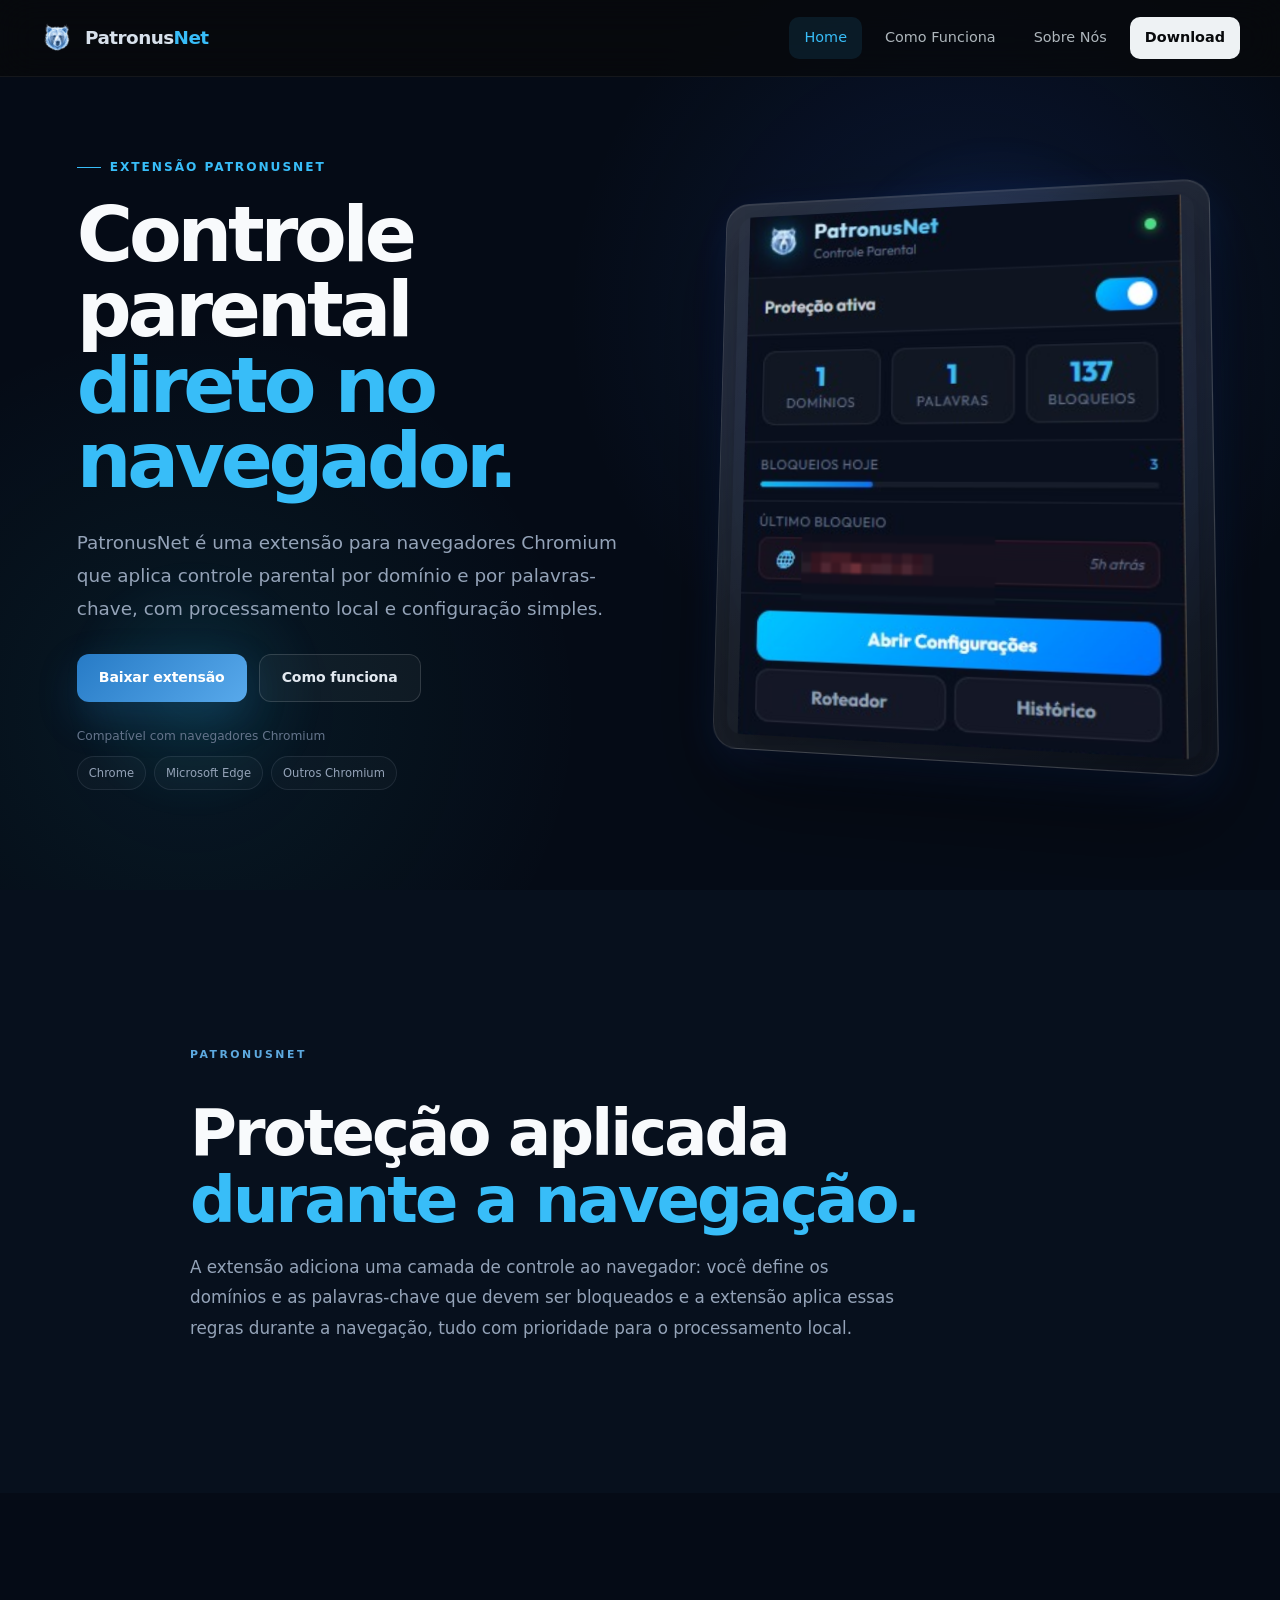
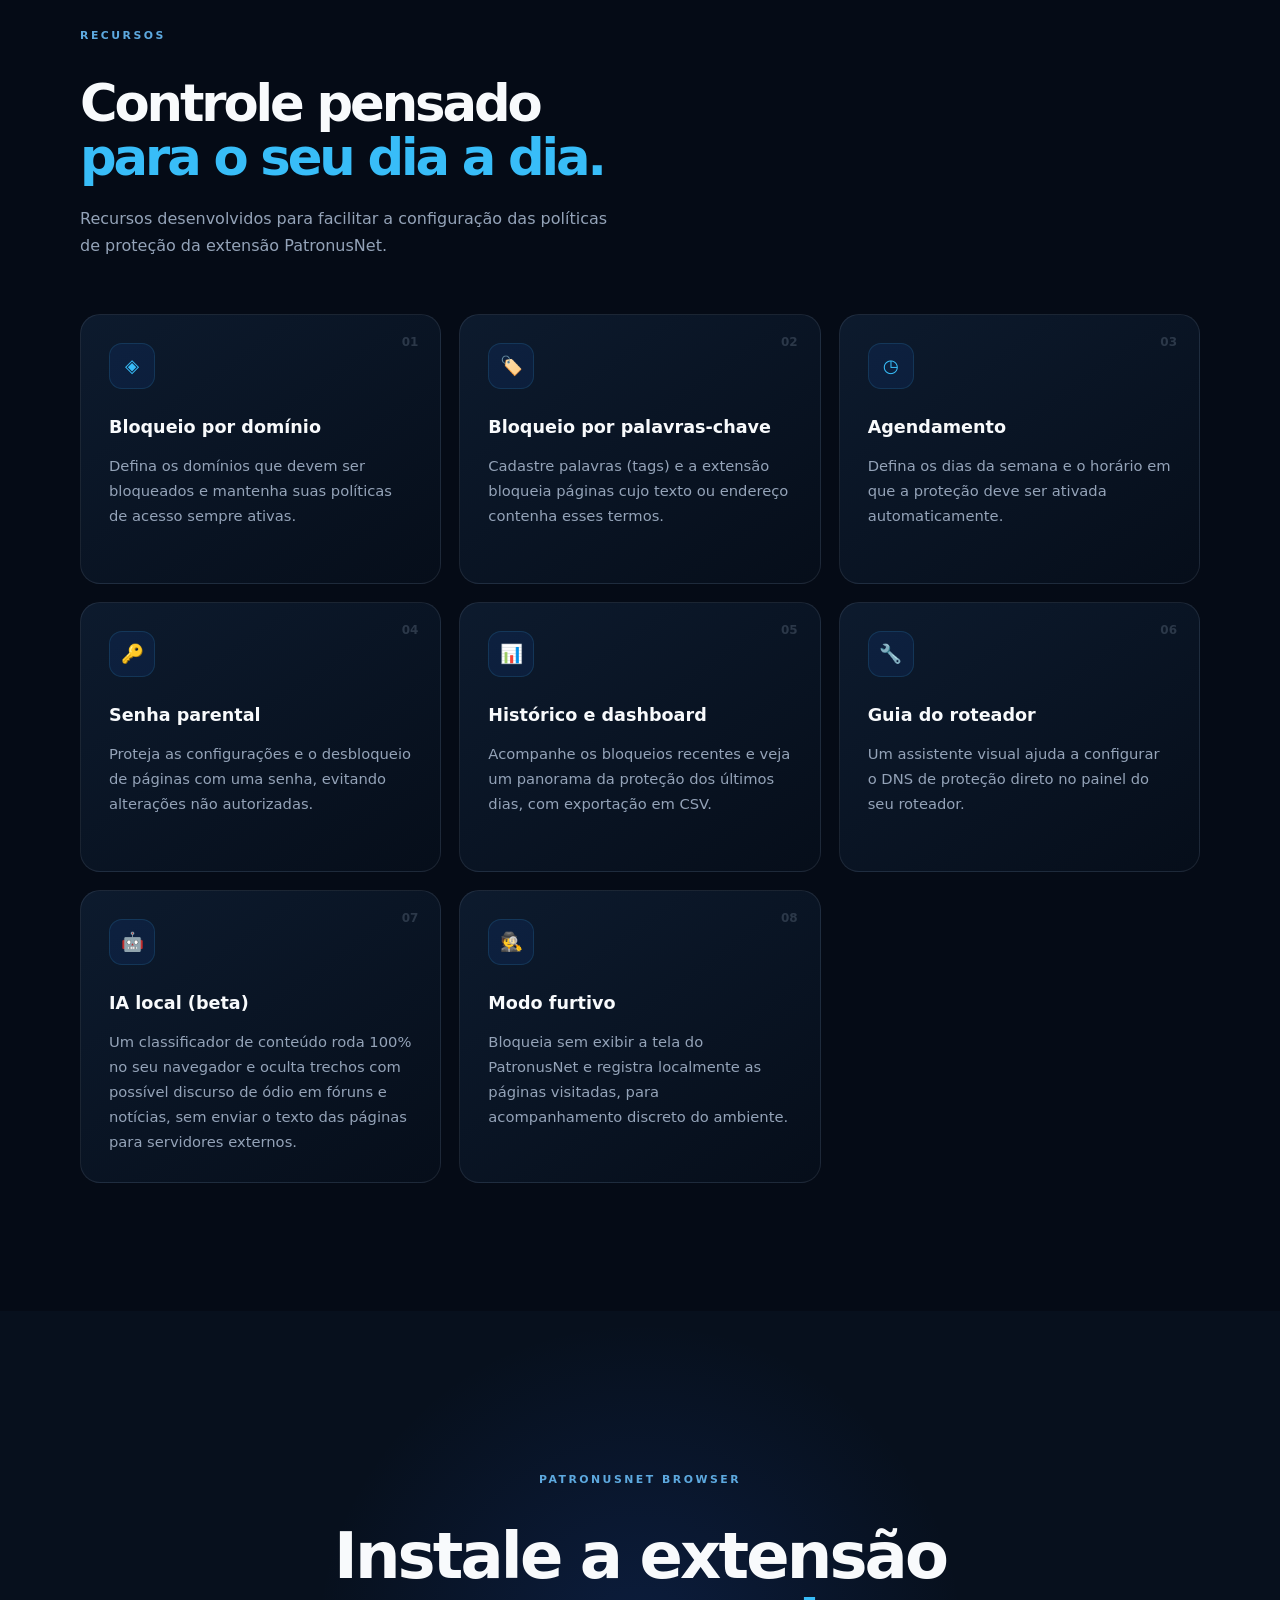
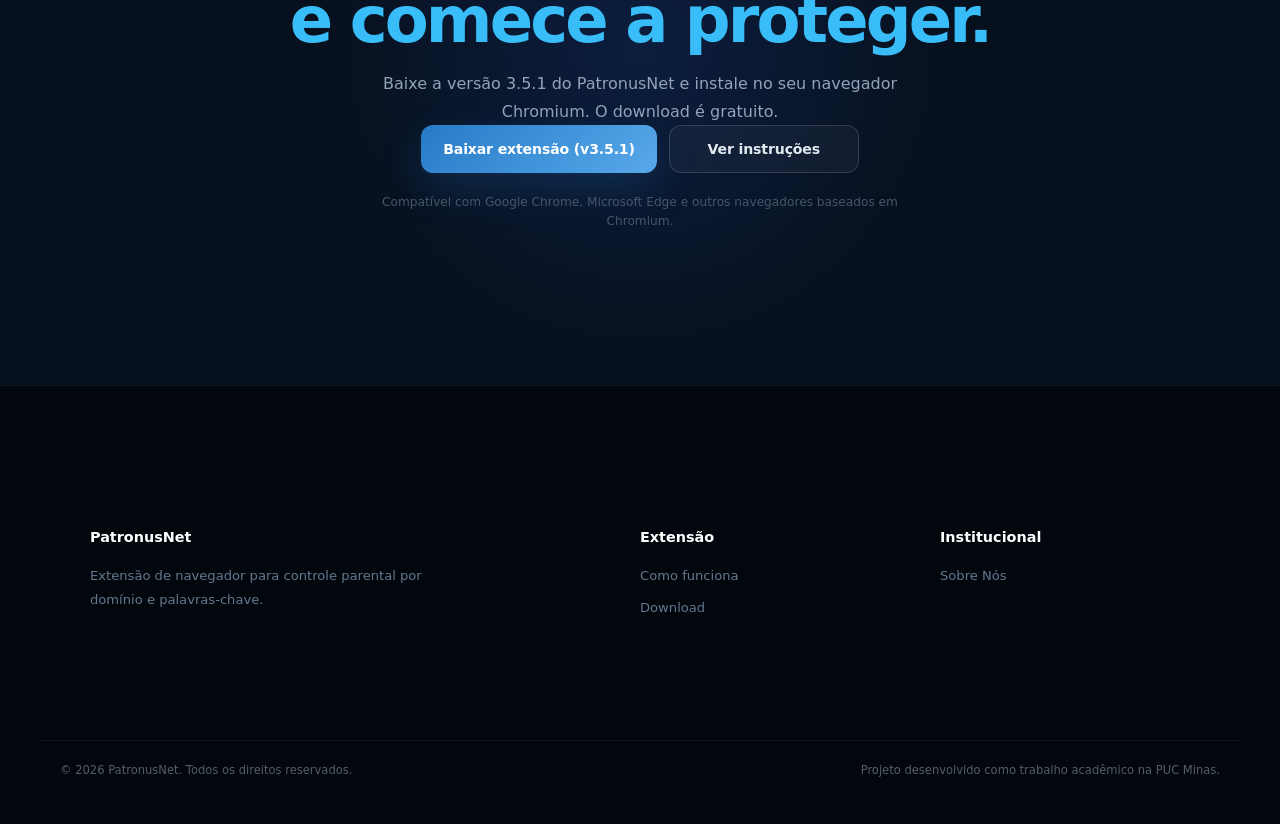
<file: index.html>
<!DOCTYPE html>
<html lang="pt-BR">

<head>
    <meta charset="UTF-8">
    <meta name="viewport" content="width=device-width, initial-scale=1.0">

    <meta
        name="description"
        content="PatronusNet: extensão de navegador Chromium para controle parental por domínio e palavras-chave, com processamento local."
    >

    <meta
        name="keywords"
        content="PatronusNet, extensão, controle parental, Chrome, Edge, Chromium, bloqueio de sites, proteção digital"
    >

    <meta name="author" content="PatronusNet">

    <meta property="og:title" content="PatronusNet | Extensão de Proteção Digital">
    <meta property="og:description" content="Controle parental por domínio e palavras-chave, direto no seu navegador.">
    <meta property="og:type" content="website">

    <title>PatronusNet | Extensão de Proteção Digital</title>

    <link rel="shortcut icon" href="assets/img/favi-icon.png" type="image/png">

    <link rel="stylesheet" href="assets/css/style.css">
    <link rel="stylesheet" href="assets/css/index.css">
    <link rel="stylesheet" href="assets/css/navegador.css">
</head>

<body>

    <!-- =====================================================
         HEADER
    ====================================================== -->

    <header class="site-header">
        <nav class="nav-container" aria-label="Navegação principal">

            <a href="index.html" class="logo-txt" aria-label="PatronusNet - Página inicial">
                <img src="assets/img/favi-icon.png" alt="" class="logo-icon">
                <span>Patronus<span>Net</span></span>
            </a>

            <button
                class="nav-toggle"
                type="button"
                aria-label="Abrir menu"
                aria-expanded="false"
                aria-controls="main-navigation"
            >
                <span></span>
                <span></span>
                <span></span>
            </button>

            <ul class="nav-links" id="main-navigation">
                <li><a href="index.html" class="active" aria-current="page">Home</a></li>
                <li><a href="como-funciona.html">Como Funciona</a></li>
                <li><a href="sobre-nos.html">Sobre Nós</a></li>
                <li><a href="navegador.html#download" class="nav-cta">Download</a></li>
            </ul>

        </nav>
    </header>

    <main>

        <!-- =====================================================
             HERO
        ====================================================== -->

        <section class="browser-hero">

            <div class="browser-hero-orb orb-blue"></div>
            <div class="browser-hero-orb orb-cyan"></div>

            <div class="browser-hero-content">

                <span class="hero-kicker">EXTENSÃO PATRONUSNET</span>

                <h1>
                    Controle parental
                    <span>direto no navegador.</span>
                </h1>

                <p>
                    PatronusNet é uma extensão para navegadores Chromium
                    que aplica controle parental por domínio e por palavras-chave,
                    com processamento local e configuração simples.
                </p>

                <div class="hero-actions">
                    <a href="navegador.html#download" class="btn btn-primary">
                        Baixar extensão
                    </a>

                    <a href="como-funciona.html" class="btn btn-secondary">
                        Como funciona
                    </a>
                </div>

                <div class="browser-compatible">
                    <span>Compatível com navegadores Chromium</span>

                    <div class="browser-badges">
                        <span>Chrome</span>
                        <span>Microsoft Edge</span>
                        <span>Outros Chromium</span>
                    </div>
                </div>

            </div>

            <div class="hero-visual">
                <div class="hero-card">
                    <img
                        src="assets/img/browser/popup.png"
                        alt="Interface do popup da extensão PatronusNet"
                        class="hero-browser-popup"
                    >
                </div>
            </div>
        </section>

        <!-- =====================================================
             INTRO
        ====================================================== -->

        <section class="browser-intro">
            <div class="section-inner">
                <span class="section-label">PATRONUSNET</span>

                <h2>
                    Proteção aplicada
                    <span>durante a navegação.</span>
                </h2>

                <p>
                    A extensão adiciona uma camada de controle ao navegador:
                    você define os domínios e as palavras-chave que devem ser
                    bloqueados e a extensão aplica essas regras durante a
                    navegação, tudo com prioridade para o processamento local.
                </p>
            </div>
        </section>

        <!-- =====================================================
             RECURSOS
        ====================================================== -->

        <section class="browser-resources" id="recursos">
            <div class="section-inner">

                <div class="section-heading">
                    <span class="section-label">RECURSOS</span>

                    <h2>
                        Controle pensado
                        <span>para o seu dia a dia.</span>
                    </h2>

                    <p>
                        Recursos desenvolvidos para facilitar a configuração
                        das políticas de proteção da extensão PatronusNet.
                    </p>
                </div>

                <div class="resources-grid">

                    <article class="resource-card">
                        <div class="resource-number">01</div>
                        <div class="resource-icon">◈</div>
                        <h3>Bloqueio por domínio</h3>
                        <p>
                            Defina os domínios que devem ser bloqueados e
                            mantenha suas políticas de acesso sempre ativas.
                        </p>
                    </article>

                    <article class="resource-card">
                        <div class="resource-number">02</div>
                        <div class="resource-icon">🏷️</div>
                        <h3>Bloqueio por palavras-chave</h3>
                        <p>
                            Cadastre palavras (tags) e a extensão bloqueia páginas
                            cujo texto ou endereço contenha esses termos.
                        </p>
                    </article>

                    <article class="resource-card">
                        <div class="resource-number">03</div>
                        <div class="resource-icon">◷</div>
                        <h3>Agendamento</h3>
                        <p>
                            Defina os dias da semana e o horário em que a proteção
                            deve ser ativada automaticamente.
                        </p>
                    </article>

                    <article class="resource-card">
                        <div class="resource-number">04</div>
                        <div class="resource-icon">🔑</div>
                        <h3>Senha parental</h3>
                        <p>
                            Proteja as configurações e o desbloqueio de páginas com
                            uma senha, evitando alterações não autorizadas.
                        </p>
                    </article>

                    <article class="resource-card">
                        <div class="resource-number">05</div>
                        <div class="resource-icon">📊</div>
                        <h3>Histórico e dashboard</h3>
                        <p>
                            Acompanhe os bloqueios recentes e veja um panorama da
                            proteção dos últimos dias, com exportação em CSV.
                        </p>
                    </article>

                    <article class="resource-card">
                        <div class="resource-number">06</div>
                        <div class="resource-icon">🔧</div>
                        <h3>Guia do roteador</h3>
                        <p>
                            Um assistente visual ajuda a configurar o DNS de
                            proteção direto no painel do seu roteador.
                        </p>
                    </article>

                    <article class="resource-card">
                        <div class="resource-number">07</div>
                        <div class="resource-icon">🤖</div>
                        <h3>IA local (beta)</h3>
                        <p>
                            Um classificador de conteúdo roda 100% no seu
                            navegador e oculta trechos com possível discurso de
                            ódio em fóruns e notícias, sem enviar o texto das
                            páginas para servidores externos.
                        </p>
                    </article>

                    <article class="resource-card">
                        <div class="resource-number">08</div>
                        <div class="resource-icon">🕵️</div>
                        <h3>Modo furtivo</h3>
                        <p>
                            Bloqueia sem exibir a tela do PatronusNet e registra
                            localmente as páginas visitadas, para acompanhamento
                            discreto do ambiente.
                        </p>
                    </article>

                </div>
            </div>
        </section>

        <!-- =====================================================
             CTA / DOWNLOAD
        ====================================================== -->

        <section class="purchase-section" id="download">
            <div class="purchase-content">
                <span class="section-label">PATRONUSNET BROWSER</span>

                <h2>
                    Instale a extensão
                    <span>e comece a proteger.</span>
                </h2>

                <p>
                    Baixe a versão 3.5.1 do PatronusNet e instale no seu navegador
                    Chromium. O download é gratuito.
                </p>

                <div class="purchase-buttons">
                    <a href="code/patronusnet-v3.5.1.1.zip" class="btn btn-primary" download>
                        Baixar extensão (v3.5.1)
                    </a>

                    <a href="navegador.html#download" class="btn btn-secondary">
                        Ver instruções
                    </a>
                </div>

                <small class="purchase-note">
                    Compatível com Google Chrome, Microsoft Edge e outros
                    navegadores baseados em Chromium.
                </small>
            </div>
        </section>

    </main>

    <!-- =====================================================
         FOOTER
    ====================================================== -->

    <footer>
        <div class="footer-content">

            <div class="footer-section">
                <h4>PatronusNet</h4>
                <p>
                    Extensão de navegador para controle parental por
                    domínio e palavras-chave.
                </p>
            </div>

            <div class="footer-section">
                <h4>Extensão</h4>
                <ul>
                    <li><a href="como-funciona.html">Como funciona</a></li>
                    <li><a href="navegador.html#download">Download</a></li>
                </ul>
            </div>

            <div class="footer-section">
                <h4>Institucional</h4>
                <ul>
                    <li><a href="sobre-nos.html">Sobre Nós</a></li>
                </ul>
            </div>

        </div>

        <div class="footer-bottom">
            <p>
                &copy;
                <span id="ano"></span>
                PatronusNet.
                Todos os direitos reservados.
            </p>

            <p>
                Projeto desenvolvido como trabalho acadêmico na PUC Minas.
            </p>
        </div>
    </footer>

    <script src="assets/js/script.js"></script>

</body>

</html>
</file>
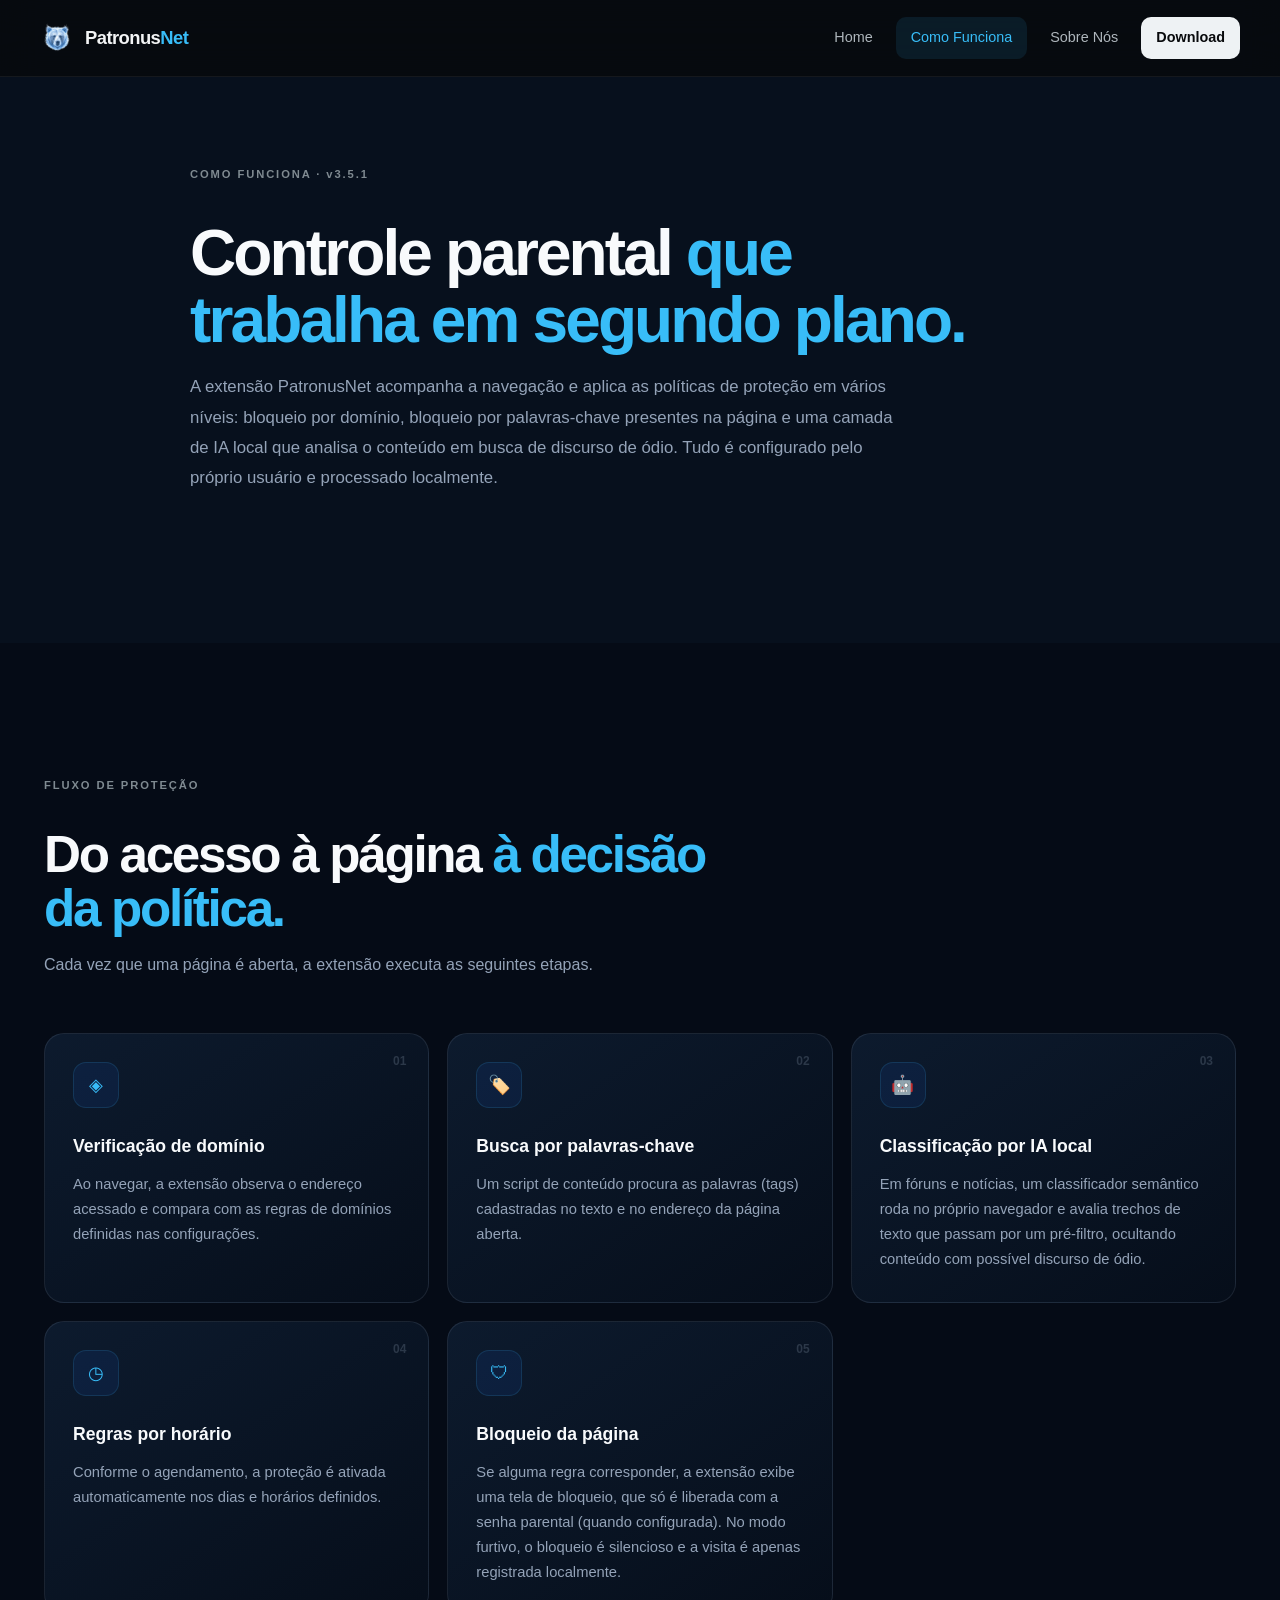
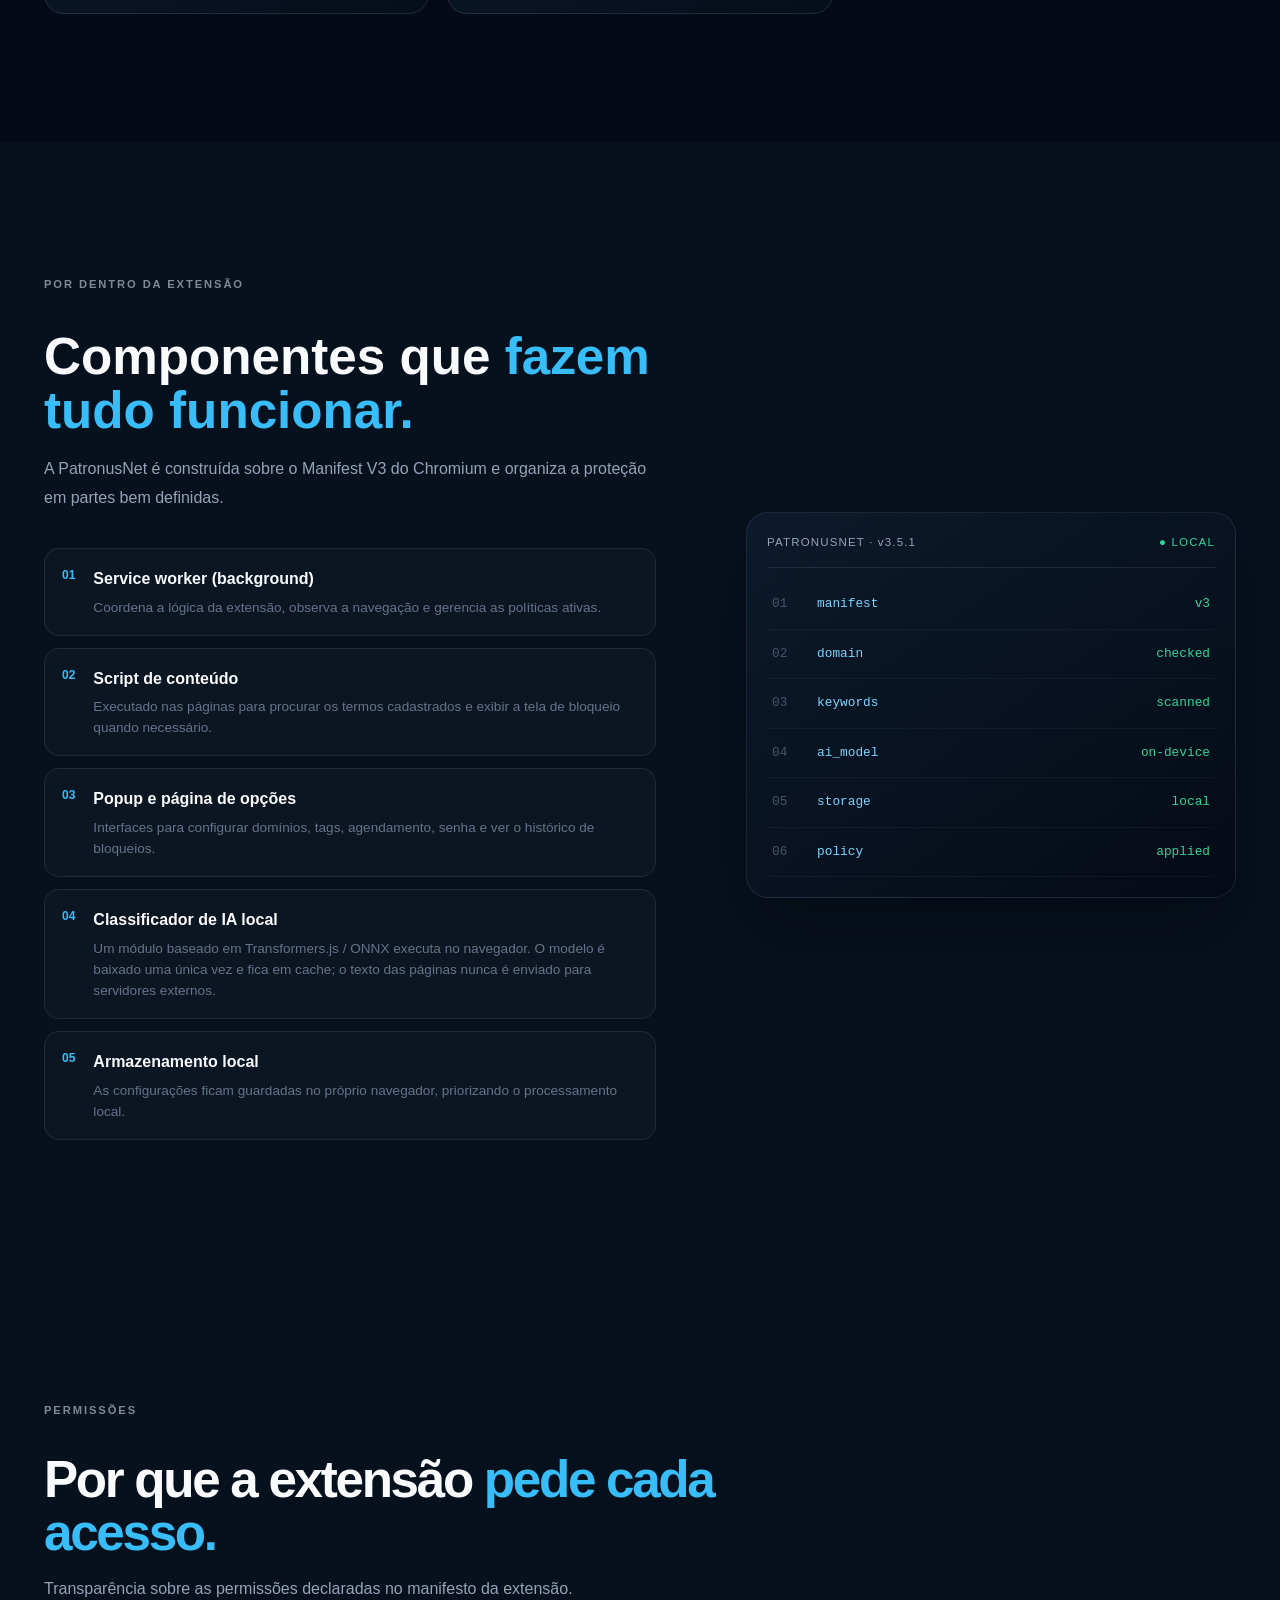
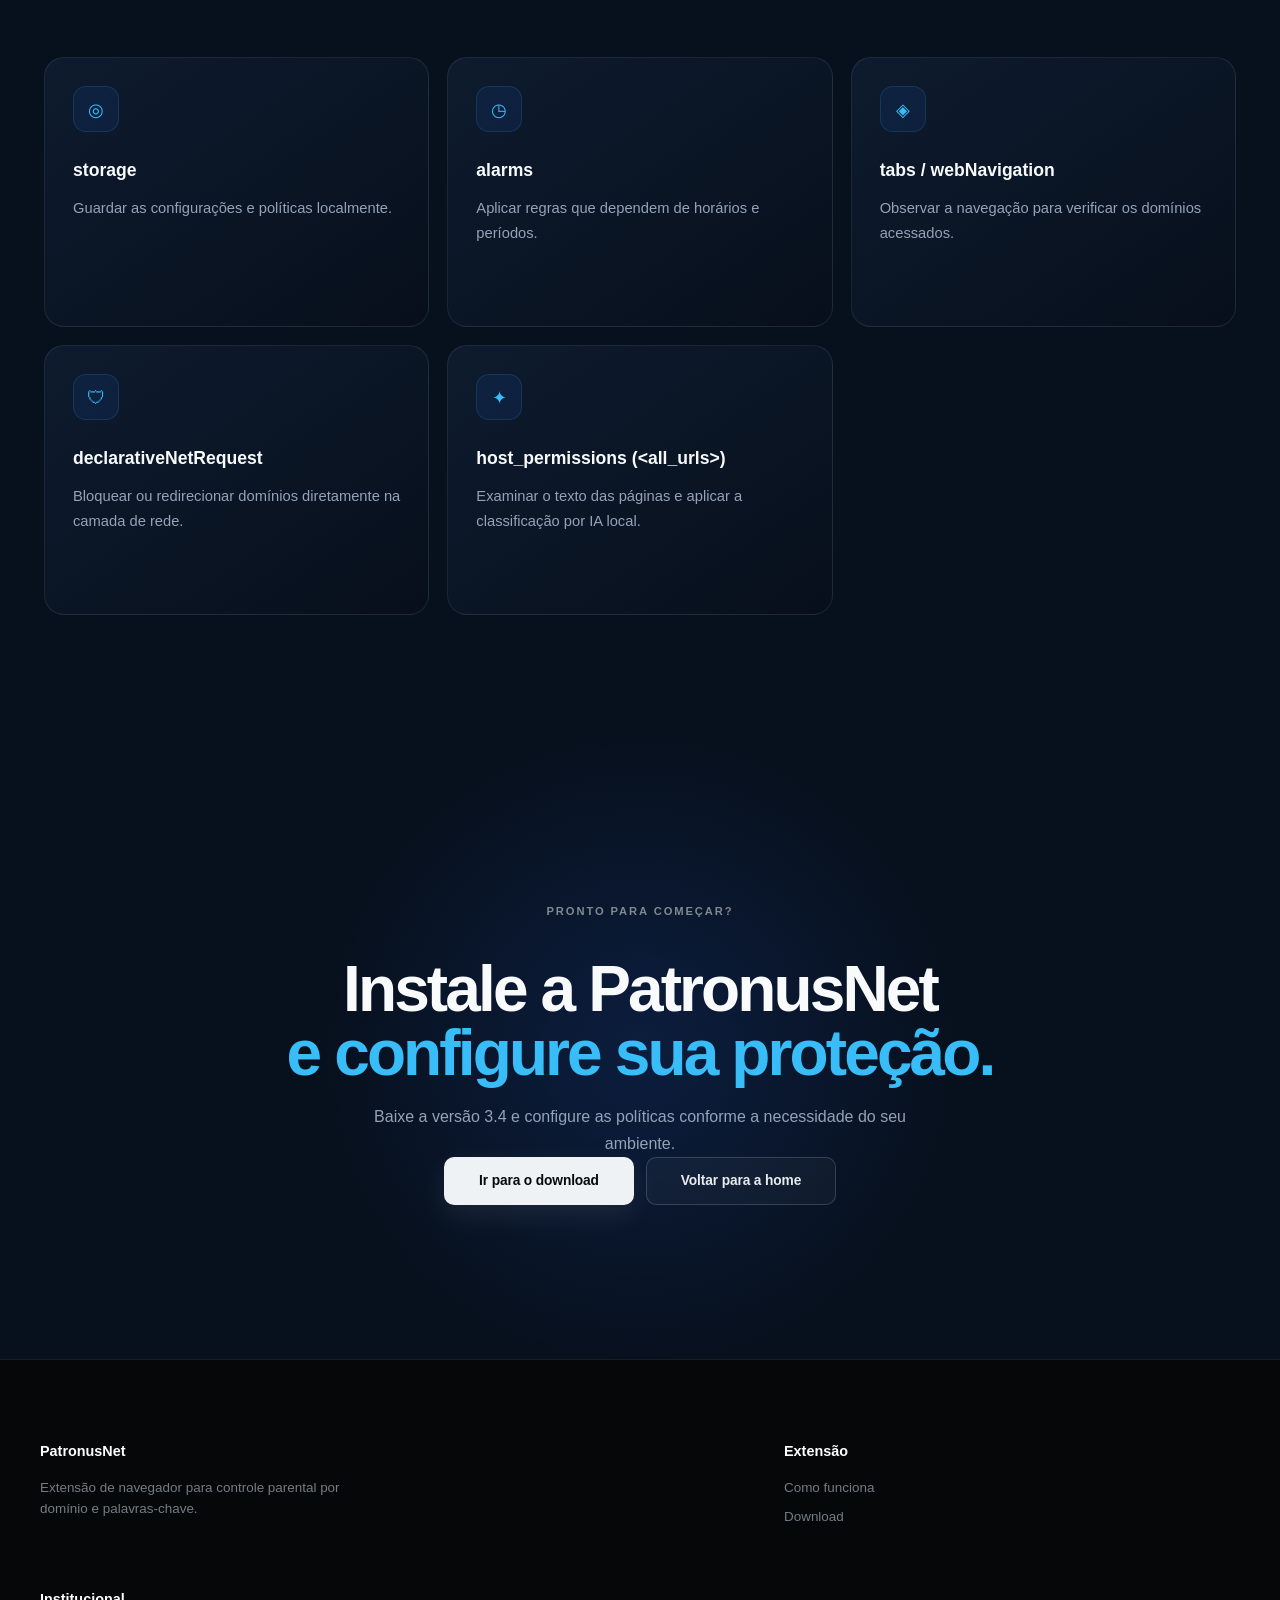
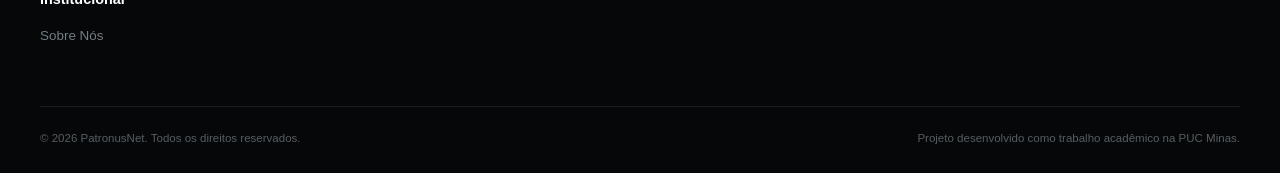
<file: como-funciona.html>
<!DOCTYPE html>
<html lang="pt-BR">

<head>
    <meta charset="UTF-8">
    <meta name="viewport" content="width=device-width, initial-scale=1.0">

    <meta
        name="description"
        content="Entenda como funciona a extensão PatronusNet: controle parental por domínio e palavras-chave em navegadores Chromium."
    >

    <meta
        name="keywords"
        content="PatronusNet, como funciona, controle parental, extensão, Chromium, bloqueio de domínio, palavras-chave"
    >

    <meta name="author" content="PatronusNet">

    <meta property="og:title" content="Como Funciona | Extensão PatronusNet">
    <meta property="og:description" content="Como a extensão PatronusNet aplica controle parental por domínio e palavras-chave.">
    <meta property="og:type" content="website">

    <title>Como Funciona | Extensão PatronusNet</title>

    <link rel="shortcut icon" href="assets/img/favi-icon.png" type="image/png">

    <link rel="stylesheet" href="assets/css/style.css">
    <link rel="stylesheet" href="assets/css/navegador.css">
</head>

<body>

    <!-- =====================================================
         HEADER
    ====================================================== -->

    <header class="site-header">
        <nav class="nav-container" aria-label="Navegação principal">

            <a href="index.html" class="logo-txt" aria-label="PatronusNet - Página inicial">
                <img src="assets/img/favi-icon.png" alt="" class="logo-icon">
                <span>Patronus<span>Net</span></span>
            </a>

            <button
                class="nav-toggle"
                type="button"
                aria-label="Abrir menu"
                aria-expanded="false"
                aria-controls="main-navigation"
            >
                <span></span>
                <span></span>
                <span></span>
            </button>

            <ul class="nav-links" id="main-navigation">
                <li><a href="index.html">Home</a></li>
                <li><a href="como-funciona.html" class="active" aria-current="page">Como Funciona</a></li>
                <li><a href="sobre-nos.html">Sobre Nós</a></li>
                <li><a href="navegador.html#download" class="nav-cta">Download</a></li>
            </ul>

        </nav>
    </header>

    <main>

        <!-- =====================================================
             HERO
        ====================================================== -->

        <section class="browser-intro" style="padding-top: 160px;">
            <div class="section-inner">
                <span class="section-label">COMO FUNCIONA · v3.5.1</span>

                <h2>
                    Controle parental
                    <span>que trabalha em segundo plano.</span>
                </h2>

                <p>
                    A extensão PatronusNet acompanha a navegação e aplica as
                    políticas de proteção em vários níveis: bloqueio por domínio,
                    bloqueio por palavras-chave presentes na página e uma camada
                    de IA local que analisa o conteúdo em busca de discurso de
                    ódio. Tudo é configurado pelo próprio usuário e processado
                    localmente.
                </p>
            </div>
        </section>

        <!-- =====================================================
             ETAPAS
        ====================================================== -->

        <section class="browser-resources">
            <div class="section-inner">

                <div class="section-heading">
                    <span class="section-label">FLUXO DE PROTEÇÃO</span>

                    <h2>
                        Do acesso à página
                        <span>à decisão da política.</span>
                    </h2>

                    <p>
                        Cada vez que uma página é aberta, a extensão executa
                        as seguintes etapas.
                    </p>
                </div>

                <div class="resources-grid">

                    <article class="resource-card">
                        <div class="resource-number">01</div>
                        <div class="resource-icon">◈</div>
                        <h3>Verificação de domínio</h3>
                        <p>
                            Ao navegar, a extensão observa o endereço acessado e
                            compara com as regras de domínios definidas nas
                            configurações.
                        </p>
                    </article>

                    <article class="resource-card">
                        <div class="resource-number">02</div>
                        <div class="resource-icon">🏷️</div>
                        <h3>Busca por palavras-chave</h3>
                        <p>
                            Um script de conteúdo procura as palavras (tags)
                            cadastradas no texto e no endereço da página aberta.
                        </p>
                    </article>

                    <article class="resource-card">
                        <div class="resource-number">03</div>
                        <div class="resource-icon">🤖</div>
                        <h3>Classificação por IA local</h3>
                        <p>
                            Em fóruns e notícias, um classificador semântico roda
                            no próprio navegador e avalia trechos de texto que
                            passam por um pré-filtro, ocultando conteúdo com
                            possível discurso de ódio.
                        </p>
                    </article>

                    <article class="resource-card">
                        <div class="resource-number">04</div>
                        <div class="resource-icon">◷</div>
                        <h3>Regras por horário</h3>
                        <p>
                            Conforme o agendamento, a proteção é ativada
                            automaticamente nos dias e horários definidos.
                        </p>
                    </article>

                    <article class="resource-card">
                        <div class="resource-number">05</div>
                        <div class="resource-icon">🛡</div>
                        <h3>Bloqueio da página</h3>
                        <p>
                            Se alguma regra corresponder, a extensão exibe uma
                            tela de bloqueio, que só é liberada com a senha
                            parental (quando configurada). No modo furtivo, o
                            bloqueio é silencioso e a visita é apenas registrada
                            localmente.
                        </p>
                    </article>

                </div>
            </div>
        </section>

        <!-- =====================================================
             COMPONENTES
        ====================================================== -->

        <section class="technology-section">
            <div class="section-inner">

                <div class="technology-layout">

                    <div class="technology-content">
                        <span class="section-label">POR DENTRO DA EXTENSÃO</span>

                        <h2>
                            Componentes que
                            <span>fazem tudo funcionar.</span>
                        </h2>

                        <p>
                            A PatronusNet é construída sobre o Manifest V3 do
                            Chromium e organiza a proteção em partes bem definidas.
                        </p>

                        <div class="technology-list">

                            <div class="technology-item">
                                <span>01</span>
                                <div>
                                    <strong>Service worker (background)</strong>
                                    <p>
                                        Coordena a lógica da extensão, observa a
                                        navegação e gerencia as políticas ativas.
                                    </p>
                                </div>
                            </div>

                            <div class="technology-item">
                                <span>02</span>
                                <div>
                                    <strong>Script de conteúdo</strong>
                                    <p>
                                        Executado nas páginas para procurar os
                                        termos cadastrados e exibir a tela de
                                        bloqueio quando necessário.
                                    </p>
                                </div>
                            </div>

                            <div class="technology-item">
                                <span>03</span>
                                <div>
                                    <strong>Popup e página de opções</strong>
                                    <p>
                                        Interfaces para configurar domínios, tags,
                                        agendamento, senha e ver o histórico de
                                        bloqueios.
                                    </p>
                                </div>
                            </div>

                            <div class="technology-item">
                                <span>04</span>
                                <div>
                                    <strong>Classificador de IA local</strong>
                                    <p>
                                        Um módulo baseado em Transformers.js /
                                        ONNX executa no navegador. O modelo é
                                        baixado uma única vez e fica em cache; o
                                        texto das páginas nunca é enviado para
                                        servidores externos.
                                    </p>
                                </div>
                            </div>

                            <div class="technology-item">
                                <span>05</span>
                                <div>
                                    <strong>Armazenamento local</strong>
                                    <p>
                                        As configurações ficam guardadas no próprio
                                        navegador, priorizando o processamento local.
                                    </p>
                                </div>
                            </div>

                        </div>
                    </div>

                    <div class="technology-panel">
                        <div class="tech-panel-header">
                            <span>PATRONUSNET · v3.5.1</span>
                            <span class="tech-status">● LOCAL</span>
                        </div>

                        <div class="tech-panel-content">
                            <div class="tech-code-line">
                                <span>01</span>
                                <span>manifest</span>
                                <strong>v3</strong>
                            </div>
                            <div class="tech-code-line">
                                <span>02</span>
                                <span>domain</span>
                                <strong>checked</strong>
                            </div>
                            <div class="tech-code-line">
                                <span>03</span>
                                <span>keywords</span>
                                <strong>scanned</strong>
                            </div>
                            <div class="tech-code-line">
                                <span>04</span>
                                <span>ai_model</span>
                                <strong>on-device</strong>
                            </div>
                            <div class="tech-code-line">
                                <span>05</span>
                                <span>storage</span>
                                <strong>local</strong>
                            </div>
                            <div class="tech-code-line">
                                <span>06</span>
                                <span>policy</span>
                                <strong>applied</strong>
                            </div>
                        </div>
                    </div>

                </div>
            </div>
        </section>

        <!-- =====================================================
             PERMISSÕES
        ====================================================== -->

        <section class="browser-resources" style="background: #07101d;">
            <div class="section-inner">

                <div class="section-heading">
                    <span class="section-label">PERMISSÕES</span>

                    <h2>
                        Por que a extensão
                        <span>pede cada acesso.</span>
                    </h2>

                    <p>
                        Transparência sobre as permissões declaradas no
                        manifesto da extensão.
                    </p>
                </div>

                <div class="resources-grid">

                    <article class="resource-card">
                        <div class="resource-icon">◎</div>
                        <h3>storage</h3>
                        <p>Guardar as configurações e políticas localmente.</p>
                    </article>

                    <article class="resource-card">
                        <div class="resource-icon">◷</div>
                        <h3>alarms</h3>
                        <p>Aplicar regras que dependem de horários e períodos.</p>
                    </article>

                    <article class="resource-card">
                        <div class="resource-icon">◈</div>
                        <h3>tabs / webNavigation</h3>
                        <p>Observar a navegação para verificar os domínios acessados.</p>
                    </article>

                    <article class="resource-card">
                        <div class="resource-icon">🛡</div>
                        <h3>declarativeNetRequest</h3>
                        <p>Bloquear ou redirecionar domínios diretamente na camada de rede.</p>
                    </article>

                    <article class="resource-card">
                        <div class="resource-icon">✦</div>
                        <h3>host_permissions (&lt;all_urls&gt;)</h3>
                        <p>Examinar o texto das páginas e aplicar a classificação por IA local.</p>
                    </article>

                </div>
            </div>
        </section>

        <!-- =====================================================
             CTA
        ====================================================== -->

        <section class="purchase-section" id="download">
            <div class="purchase-content">
                <span class="section-label">PRONTO PARA COMEÇAR?</span>

                <h2>
                    Instale a PatronusNet
                    <span>e configure sua proteção.</span>
                </h2>

                <p>
                    Baixe a versão 3.4 e configure as políticas conforme a
                    necessidade do seu ambiente.
                </p>

                <div class="purchase-buttons">
                    <a href="navegador.html#download" class="btn btn-primary">
                        Ir para o download
                    </a>

                    <a href="index.html" class="btn btn-secondary">
                        Voltar para a home
                    </a>
                </div>
            </div>
        </section>

    </main>

    <!-- =====================================================
         FOOTER
    ====================================================== -->

    <footer>
        <div class="footer-content">

            <div class="footer-section">
                <h4>PatronusNet</h4>
                <p>
                    Extensão de navegador para controle parental por
                    domínio e palavras-chave.
                </p>
            </div>

            <div class="footer-section">
                <h4>Extensão</h4>
                <ul>
                    <li><a href="como-funciona.html">Como funciona</a></li>
                    <li><a href="navegador.html#download">Download</a></li>
                </ul>
            </div>

            <div class="footer-section">
                <h4>Institucional</h4>
                <ul>
                    <li><a href="sobre-nos.html">Sobre Nós</a></li>
                </ul>
            </div>

        </div>

        <div class="footer-bottom">
            <p>
                &copy;
                <span id="ano"></span>
                PatronusNet.
                Todos os direitos reservados.
            </p>

            <p>
                Projeto desenvolvido como trabalho acadêmico na PUC Minas.
            </p>
        </div>
    </footer>

    <script src="assets/js/script.js"></script>

</body>

</html>
</file>
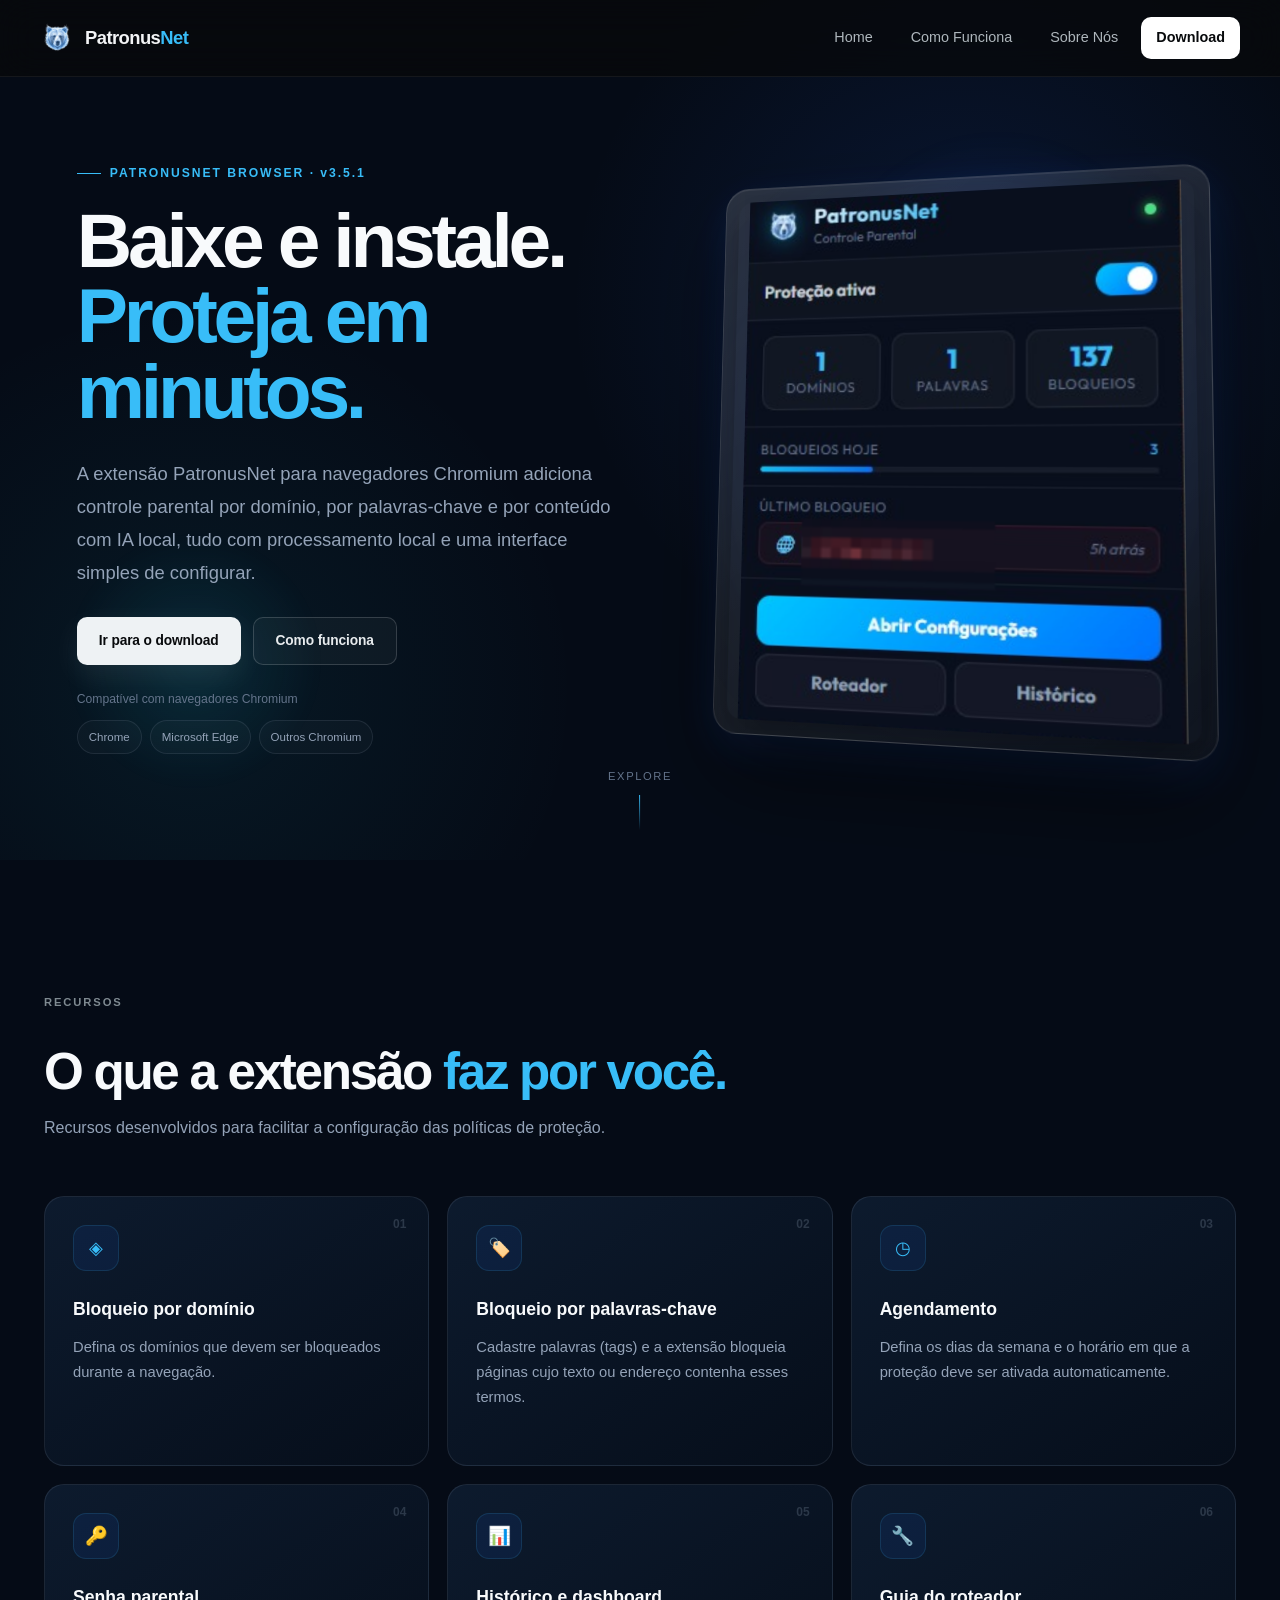
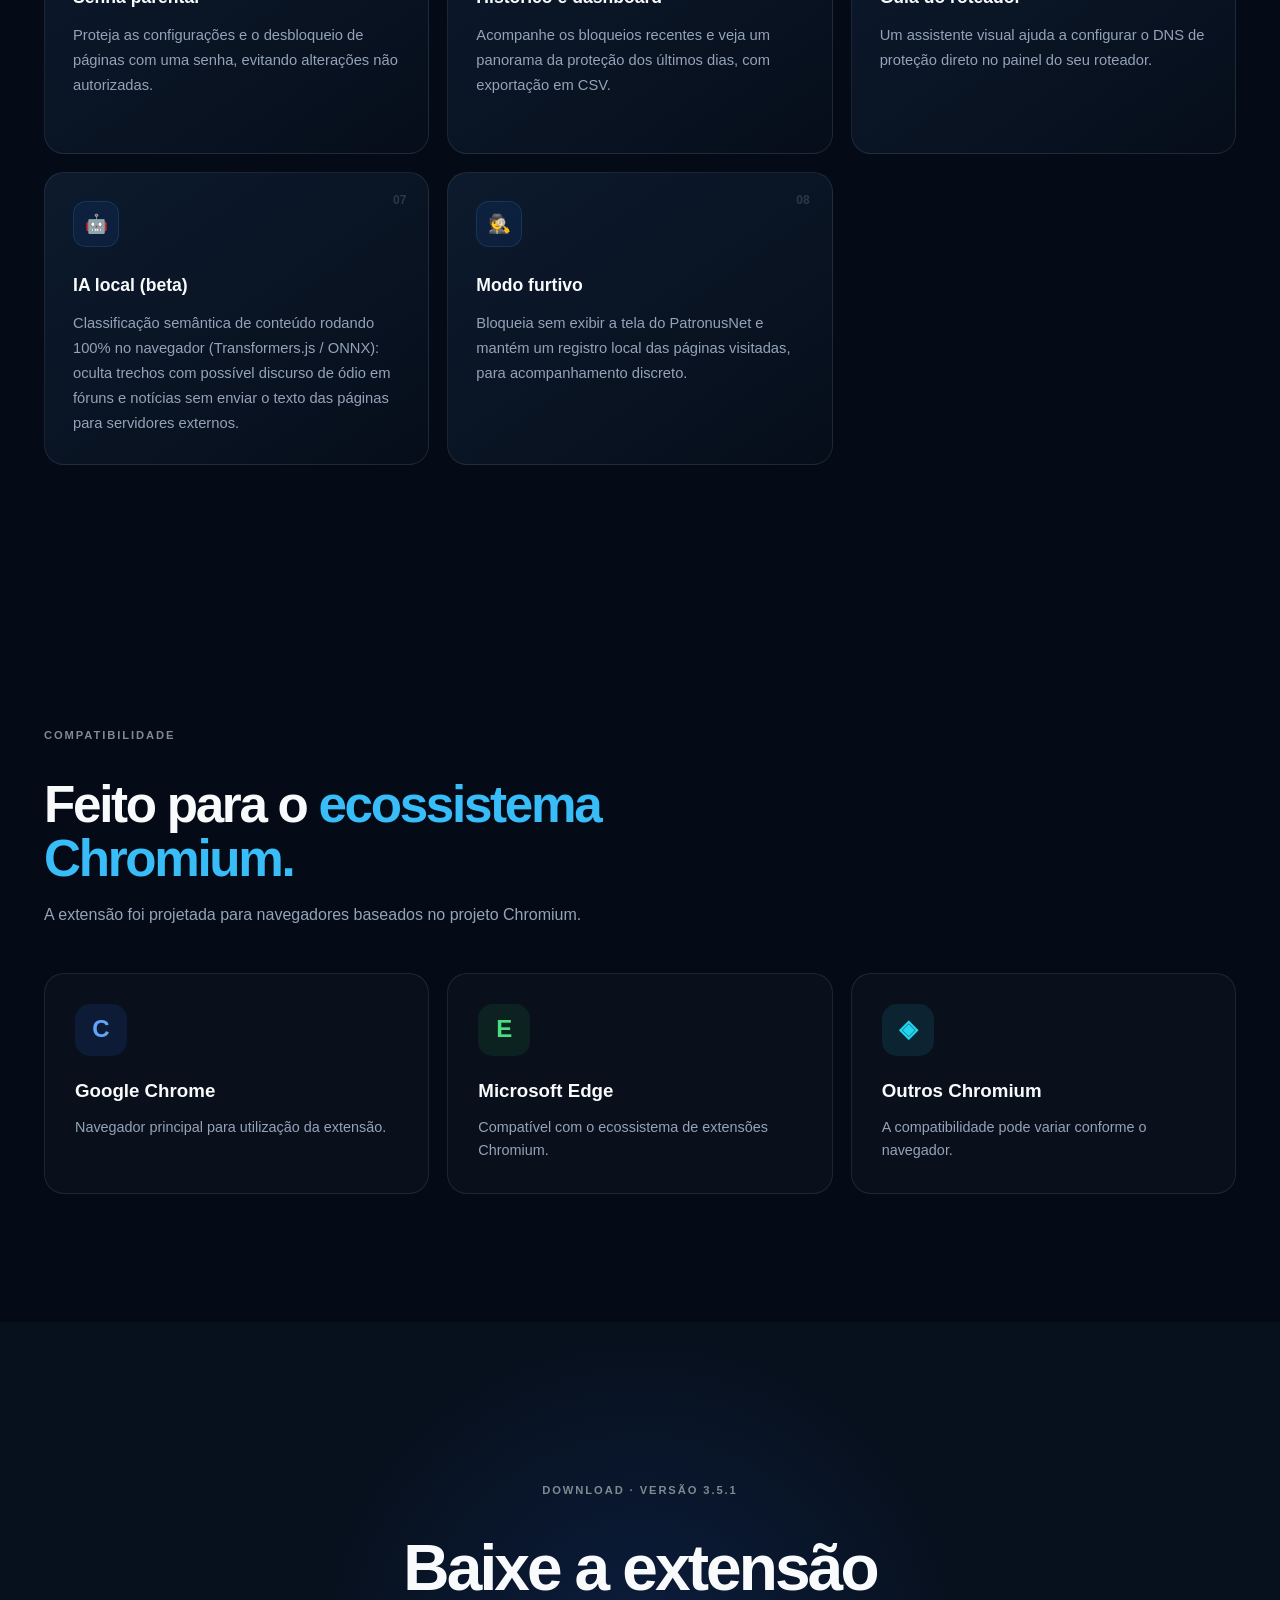
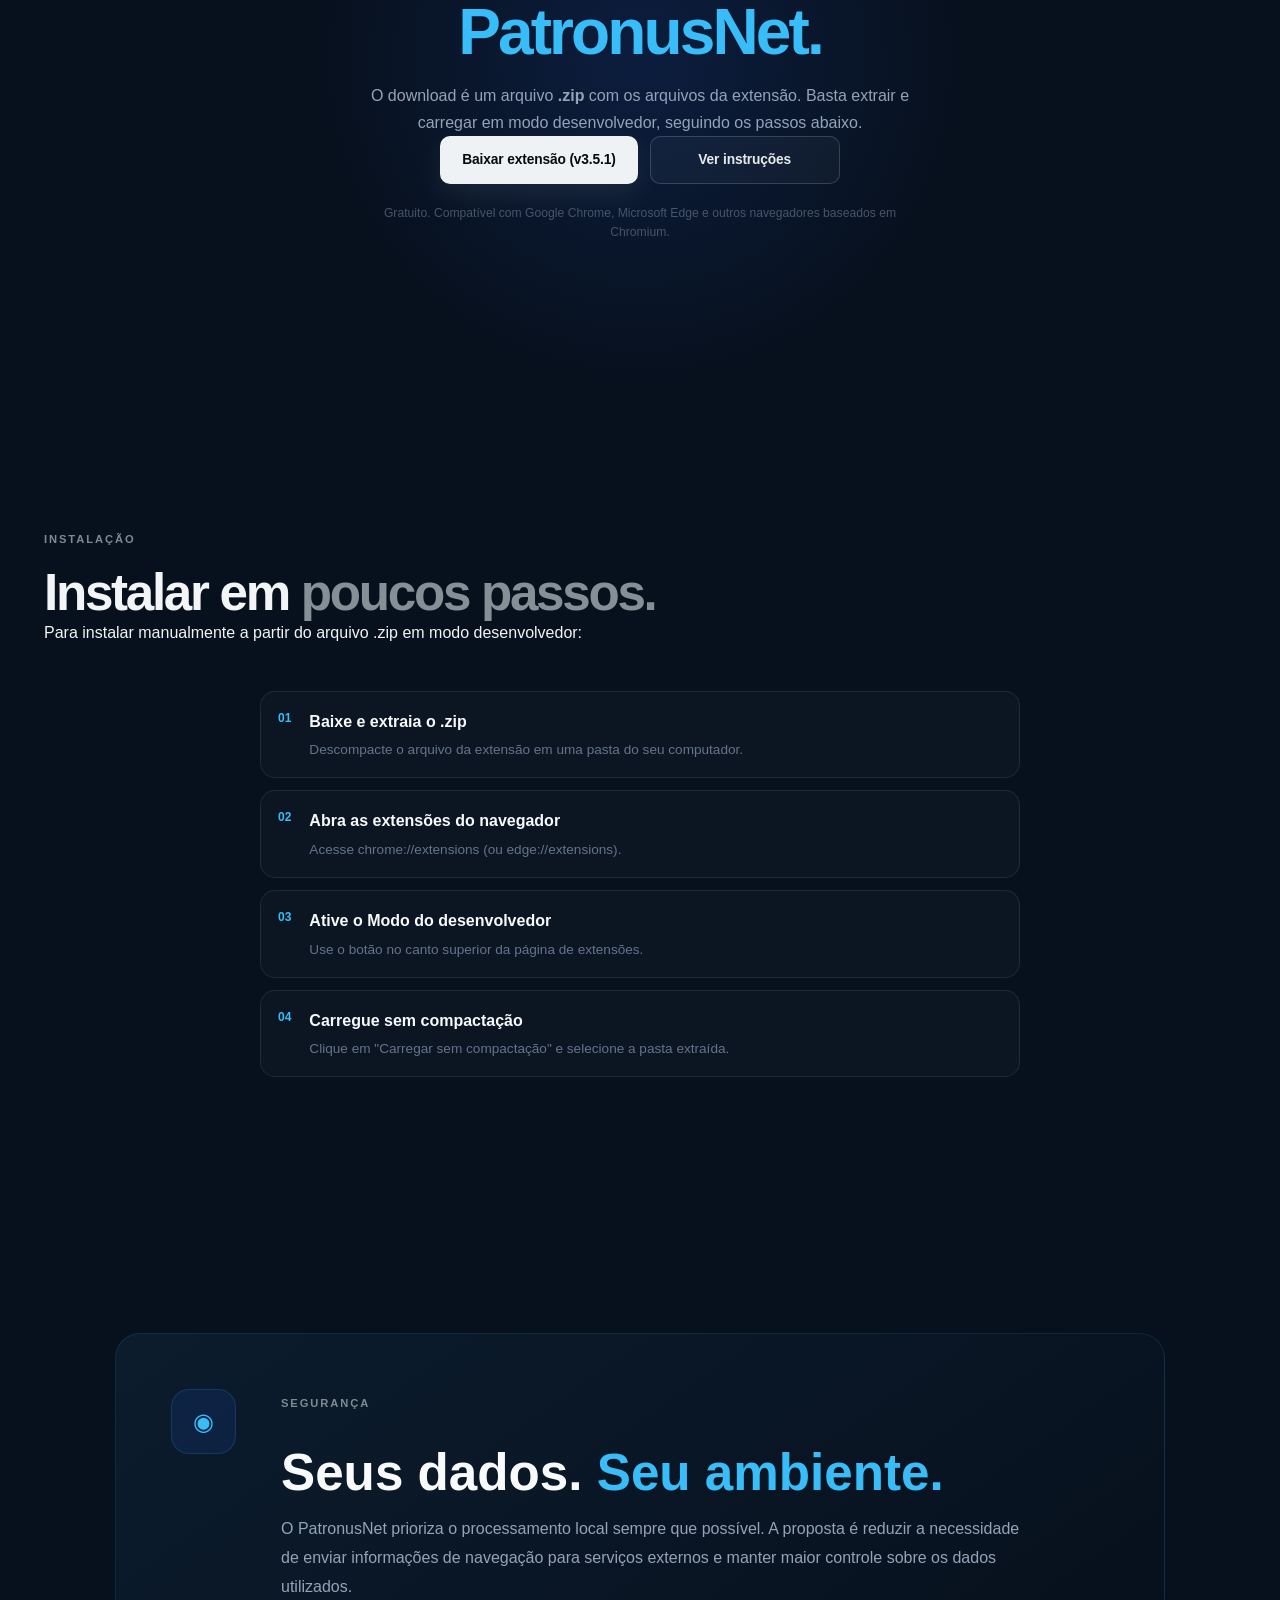
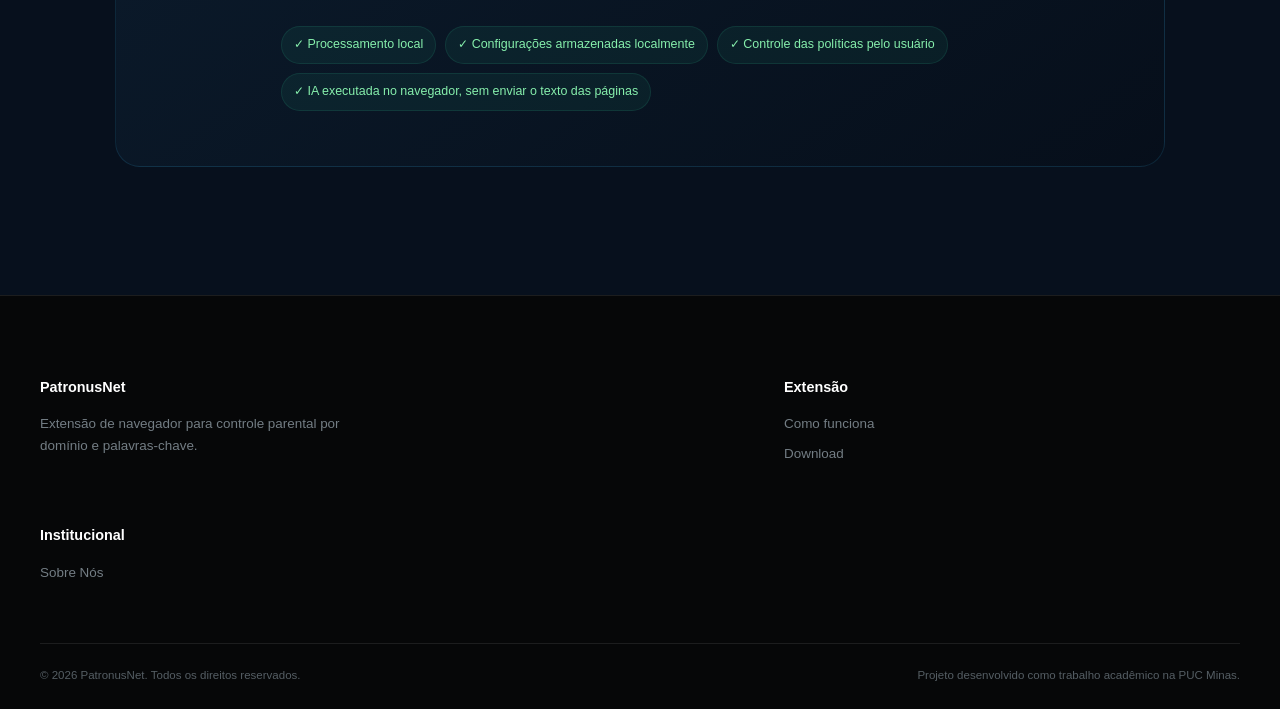
<file: navegador.html>
<!DOCTYPE html>
<html lang="pt-BR">

<head>
    <meta charset="UTF-8">
    <meta name="viewport" content="width=device-width, initial-scale=1.0">

    <meta
        name="description"
        content="Baixe a extensão PatronusNet para navegadores Chromium: controle parental por domínio e palavras-chave, com processamento local."
    >

    <meta
        name="keywords"
        content="PatronusNet, download extensão, Chrome, Edge, Chromium, controle parental, bloqueio de sites"
    >

    <meta name="author" content="PatronusNet">

    <meta property="og:title" content="Download | Extensão PatronusNet">
    <meta property="og:description" content="Baixe e instale a extensão PatronusNet v3.5.1 no seu navegador Chromium.">
    <meta property="og:type" content="website">

    <title>Download | Extensão PatronusNet</title>

    <link rel="shortcut icon" href="assets/img/favi-icon.png" type="image/png">

    <link rel="stylesheet" href="assets/css/style.css">
    <link rel="stylesheet" href="assets/css/navegador.css">
</head>

<body>

    <!-- =====================================================
         HEADER
    ====================================================== -->

    <header class="site-header">
        <nav class="nav-container" aria-label="Navegação principal">

            <a href="index.html" class="logo-txt" aria-label="PatronusNet - Página inicial">
                <img src="assets/img/favi-icon.png" alt="" class="logo-icon">
                <span>Patronus<span>Net</span></span>
            </a>

            <button
                class="nav-toggle"
                type="button"
                aria-label="Abrir menu"
                aria-expanded="false"
                aria-controls="main-navigation"
            >
                <span></span>
                <span></span>
                <span></span>
            </button>

            <ul class="nav-links" id="main-navigation">
                <li><a href="index.html">Home</a></li>
                <li><a href="como-funciona.html">Como Funciona</a></li>
                <li><a href="sobre-nos.html">Sobre Nós</a></li>
                <li><a href="navegador.html#download" class="nav-cta active" aria-current="page">Download</a></li>
            </ul>

        </nav>
    </header>

    <main>

        <!-- =====================================================
             HERO
        ====================================================== -->

        <section class="browser-hero">

            <div class="browser-hero-orb orb-blue"></div>
            <div class="browser-hero-orb orb-cyan"></div>

            <div class="browser-hero-content">

                <span class="hero-kicker">PATRONUSNET BROWSER · v3.5.1</span>

                <h1>
                    Baixe e instale.
                    <span>Proteja em minutos.</span>
                </h1>

                <p>
                    A extensão PatronusNet para navegadores Chromium adiciona
                    controle parental por domínio, por palavras-chave e por
                    conteúdo com IA local, tudo com processamento local e uma
                    interface simples de configurar.
                </p>

                <div class="hero-actions">
                    <a href="#download" class="btn btn-primary">
                        Ir para o download
                    </a>

                    <a href="como-funciona.html" class="btn btn-secondary">
                        Como funciona
                    </a>
                </div>

                <div class="browser-compatible">
                    <span>Compatível com navegadores Chromium</span>

                    <div class="browser-badges">
                        <span>Chrome</span>
                        <span>Microsoft Edge</span>
                        <span>Outros Chromium</span>
                    </div>
                </div>

            </div>

            <div class="hero-visual">
                <div class="hero-card">
                    <img
                        src="assets/img/browser/popup.png"
                        alt="Interface do popup da extensão PatronusNet"
                        class="hero-browser-popup"
                    >
                </div>
            </div>

            <div class="hero-scroll">
                <span>Explore</span>
                <div></div>
            </div>

        </section>

        <!-- =====================================================
             RECURSOS
        ====================================================== -->

        <section class="browser-resources" id="recursos">
            <div class="section-inner">

                <div class="section-heading">
                    <span class="section-label">RECURSOS</span>

                    <h2>
                        O que a extensão
                        <span>faz por você.</span>
                    </h2>

                    <p>
                        Recursos desenvolvidos para facilitar a configuração
                        das políticas de proteção.
                    </p>
                </div>

                <div class="resources-grid">

                    <article class="resource-card">
                        <div class="resource-number">01</div>
                        <div class="resource-icon">◈</div>
                        <h3>Bloqueio por domínio</h3>
                        <p>
                            Defina os domínios que devem ser bloqueados durante
                            a navegação.
                        </p>
                    </article>

                    <article class="resource-card">
                        <div class="resource-number">02</div>
                        <div class="resource-icon">🏷️</div>
                        <h3>Bloqueio por palavras-chave</h3>
                        <p>
                            Cadastre palavras (tags) e a extensão bloqueia páginas
                            cujo texto ou endereço contenha esses termos.
                        </p>
                    </article>

                    <article class="resource-card">
                        <div class="resource-number">03</div>
                        <div class="resource-icon">◷</div>
                        <h3>Agendamento</h3>
                        <p>
                            Defina os dias da semana e o horário em que a proteção
                            deve ser ativada automaticamente.
                        </p>
                    </article>

                    <article class="resource-card">
                        <div class="resource-number">04</div>
                        <div class="resource-icon">🔑</div>
                        <h3>Senha parental</h3>
                        <p>
                            Proteja as configurações e o desbloqueio de páginas com
                            uma senha, evitando alterações não autorizadas.
                        </p>
                    </article>

                    <article class="resource-card">
                        <div class="resource-number">05</div>
                        <div class="resource-icon">📊</div>
                        <h3>Histórico e dashboard</h3>
                        <p>
                            Acompanhe os bloqueios recentes e veja um panorama da
                            proteção dos últimos dias, com exportação em CSV.
                        </p>
                    </article>

                    <article class="resource-card">
                        <div class="resource-number">06</div>
                        <div class="resource-icon">🔧</div>
                        <h3>Guia do roteador</h3>
                        <p>
                            Um assistente visual ajuda a configurar o DNS de
                            proteção direto no painel do seu roteador.
                        </p>
                    </article>

                    <article class="resource-card">
                        <div class="resource-number">07</div>
                        <div class="resource-icon">🤖</div>
                        <h3>IA local (beta)</h3>
                        <p>
                            Classificação semântica de conteúdo rodando 100% no
                            navegador (Transformers.js / ONNX): oculta trechos com
                            possível discurso de ódio em fóruns e notícias sem
                            enviar o texto das páginas para servidores externos.
                        </p>
                    </article>

                    <article class="resource-card">
                        <div class="resource-number">08</div>
                        <div class="resource-icon">🕵️</div>
                        <h3>Modo furtivo</h3>
                        <p>
                            Bloqueia sem exibir a tela do PatronusNet e mantém um
                            registro local das páginas visitadas, para
                            acompanhamento discreto.
                        </p>
                    </article>

                </div>
            </div>
        </section>

        <!-- =====================================================
             COMPATIBILIDADE
        ====================================================== -->

        <section class="compatibility-section">
            <div class="section-inner">

                <div class="section-heading">
                    <span class="section-label">COMPATIBILIDADE</span>

                    <h2>
                        Feito para o
                        <span>ecossistema Chromium.</span>
                    </h2>

                    <p>
                        A extensão foi projetada para navegadores baseados no
                        projeto Chromium.
                    </p>
                </div>

                <div class="compatibility-grid">

                    <div class="compatibility-card">
                        <div class="compatibility-logo">C</div>
                        <h3>Google Chrome</h3>
                        <p>Navegador principal para utilização da extensão.</p>
                    </div>

                    <div class="compatibility-card">
                        <div class="compatibility-logo edge">E</div>
                        <h3>Microsoft Edge</h3>
                        <p>Compatível com o ecossistema de extensões Chromium.</p>
                    </div>

                    <div class="compatibility-card">
                        <div class="compatibility-logo chromium">◈</div>
                        <h3>Outros Chromium</h3>
                        <p>A compatibilidade pode variar conforme o navegador.</p>
                    </div>

                </div>
            </div>
        </section>

        <!-- =====================================================
             DOWNLOAD
        ====================================================== -->

        <section class="purchase-section" id="download">
            <div class="purchase-content">
                <span class="section-label">DOWNLOAD · VERSÃO 3.5.1</span>

                <h2>
                    Baixe a extensão
                    <span>PatronusNet.</span>
                </h2>

                <p>
                    O download é um arquivo <strong>.zip</strong> com os arquivos
                    da extensão. Basta extrair e carregar em modo desenvolvedor,
                    seguindo os passos abaixo.
                </p>

                <div class="purchase-buttons">
                    <a href="code/patronusnet-v3.5.1.1.zip" class="btn btn-primary" download>
                        Baixar extensão (v3.5.1)
                    </a>

                    <a href="#instalacao" class="btn btn-secondary">
                        Ver instruções
                    </a>
                </div>

                <small class="purchase-note">
                    Gratuito. Compatível com Google Chrome, Microsoft Edge e
                    outros navegadores baseados em Chromium.
                </small>
            </div>
        </section>

        <!-- =====================================================
             INSTALAÇÃO
        ====================================================== -->

        <section class="technology-section" id="instalacao">
            <div class="section-inner">

                <div class="section-heading">
                    <span class="section-label">INSTALAÇÃO</span>

                    <h2>
                        Instalar em
                        <span>poucos passos.</span>
                    </h2>

                    <p>
                        Para instalar manualmente a partir do arquivo .zip em
                        modo desenvolvedor:
                    </p>
                </div>

                <div class="technology-list" style="max-width: 760px; margin: 0 auto;">

                    <div class="technology-item">
                        <span>01</span>
                        <div>
                            <strong>Baixe e extraia o .zip</strong>
                            <p>Descompacte o arquivo da extensão em uma pasta do seu computador.</p>
                        </div>
                    </div>

                    <div class="technology-item">
                        <span>02</span>
                        <div>
                            <strong>Abra as extensões do navegador</strong>
                            <p>Acesse chrome://extensions (ou edge://extensions).</p>
                        </div>
                    </div>

                    <div class="technology-item">
                        <span>03</span>
                        <div>
                            <strong>Ative o Modo do desenvolvedor</strong>
                            <p>Use o botão no canto superior da página de extensões.</p>
                        </div>
                    </div>

                    <div class="technology-item">
                        <span>04</span>
                        <div>
                            <strong>Carregue sem compactação</strong>
                            <p>Clique em "Carregar sem compactação" e selecione a pasta extraída.</p>
                        </div>
                    </div>

                </div>
            </div>
        </section>

        <!-- =====================================================
             SEGURANÇA
        ====================================================== -->

        <section class="security-section">
            <div class="section-inner">

                <div class="security-card">
                    <div class="security-icon">◉</div>

                    <div class="security-content">
                        <span class="section-label">SEGURANÇA</span>

                        <h2>
                            Seus dados.
                            <span>Seu ambiente.</span>
                        </h2>

                        <p>
                            O PatronusNet prioriza o processamento local sempre
                            que possível. A proposta é reduzir a necessidade de
                            enviar informações de navegação para serviços externos
                            e manter maior controle sobre os dados utilizados.
                        </p>

                        <div class="security-points">
                            <span>✓ Processamento local</span>
                            <span>✓ Configurações armazenadas localmente</span>
                            <span>✓ Controle das políticas pelo usuário</span>
                            <span>✓ IA executada no navegador, sem enviar o texto das páginas</span>
                        </div>
                    </div>
                </div>
            </div>
        </section>

    </main>

    <!-- =====================================================
         FOOTER
    ====================================================== -->

    <footer>
        <div class="footer-content">

            <div class="footer-section">
                <h4>PatronusNet</h4>
                <p>
                    Extensão de navegador para controle parental por
                    domínio e palavras-chave.
                </p>
            </div>

            <div class="footer-section">
                <h4>Extensão</h4>
                <ul>
                    <li><a href="como-funciona.html">Como funciona</a></li>
                    <li><a href="navegador.html#download">Download</a></li>
                </ul>
            </div>

            <div class="footer-section">
                <h4>Institucional</h4>
                <ul>
                    <li><a href="sobre-nos.html">Sobre Nós</a></li>
                </ul>
            </div>

        </div>

        <div class="footer-bottom">
            <p>
                &copy;
                <span id="ano"></span>
                PatronusNet.
                Todos os direitos reservados.
            </p>

            <p>
                Projeto desenvolvido como trabalho acadêmico na PUC Minas.
            </p>
        </div>
    </footer>

    <script src="assets/js/script.js"></script>

</body>

</html>
</file>
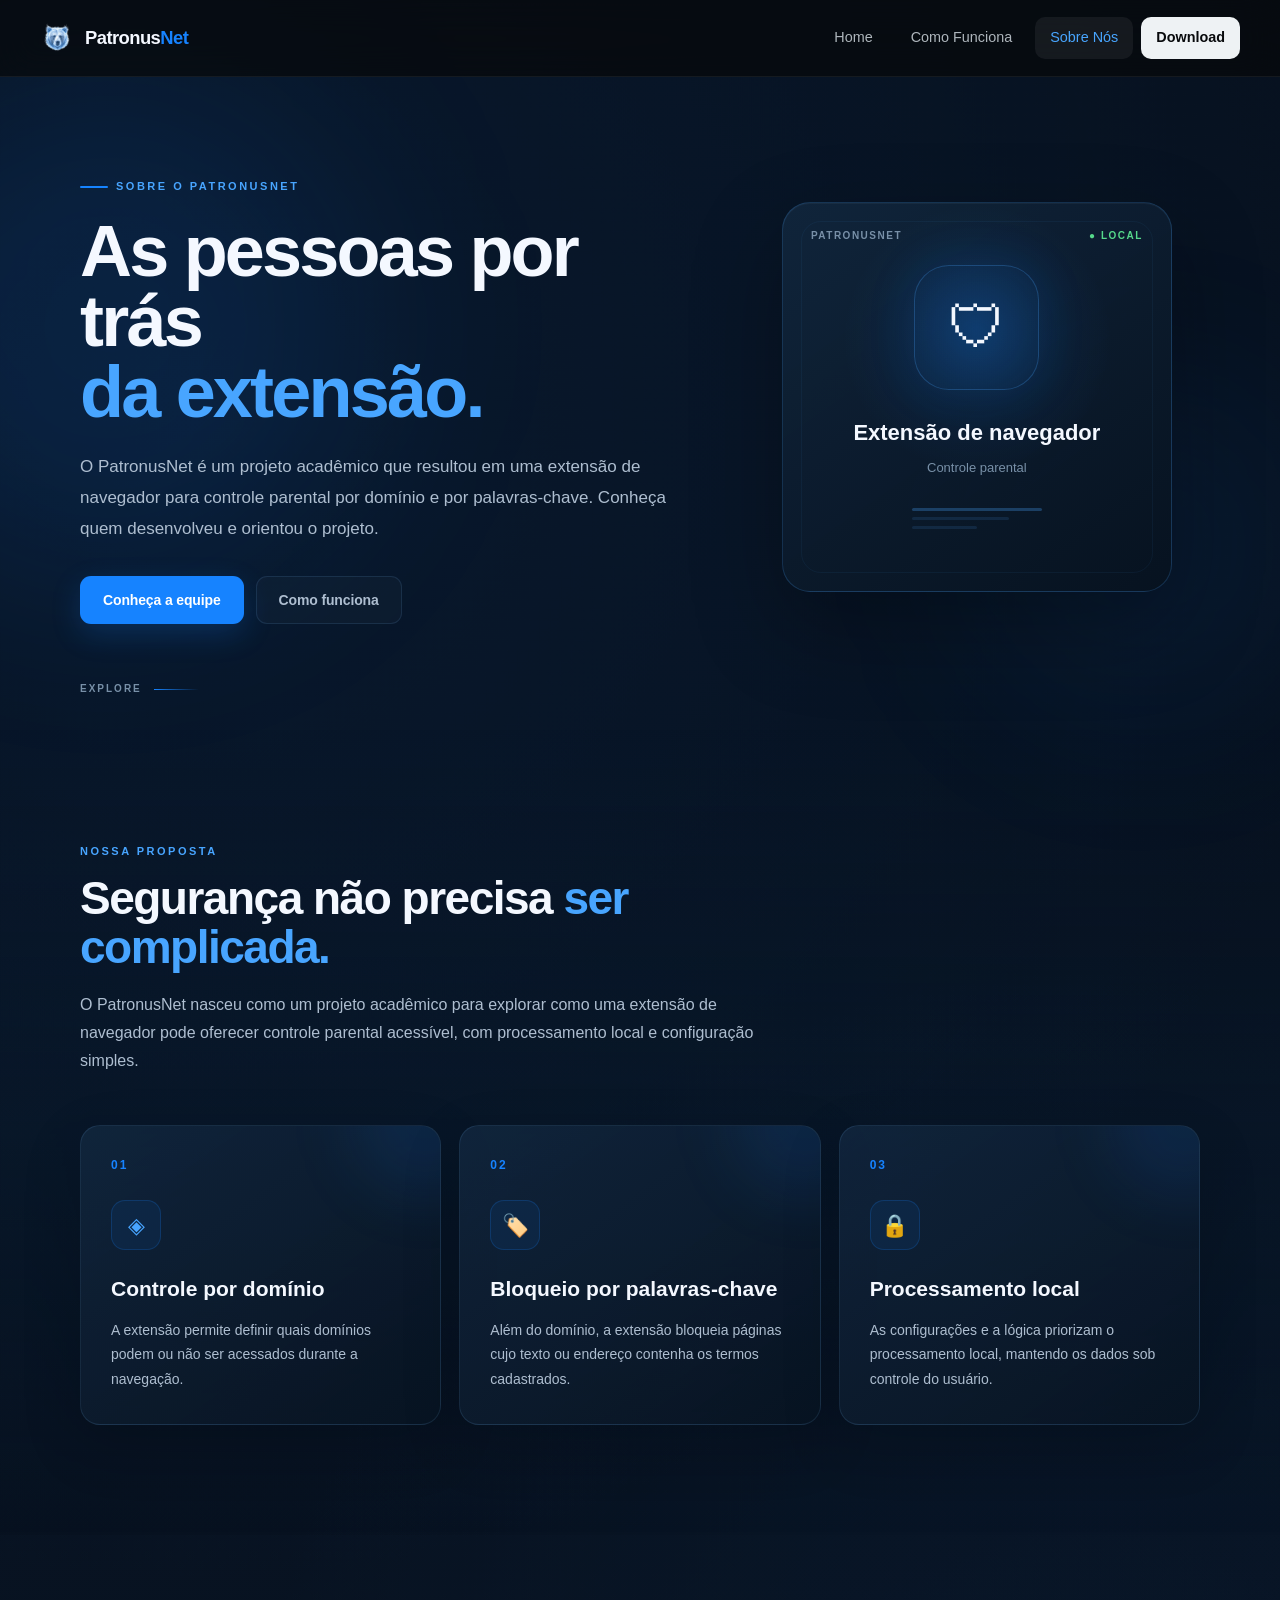
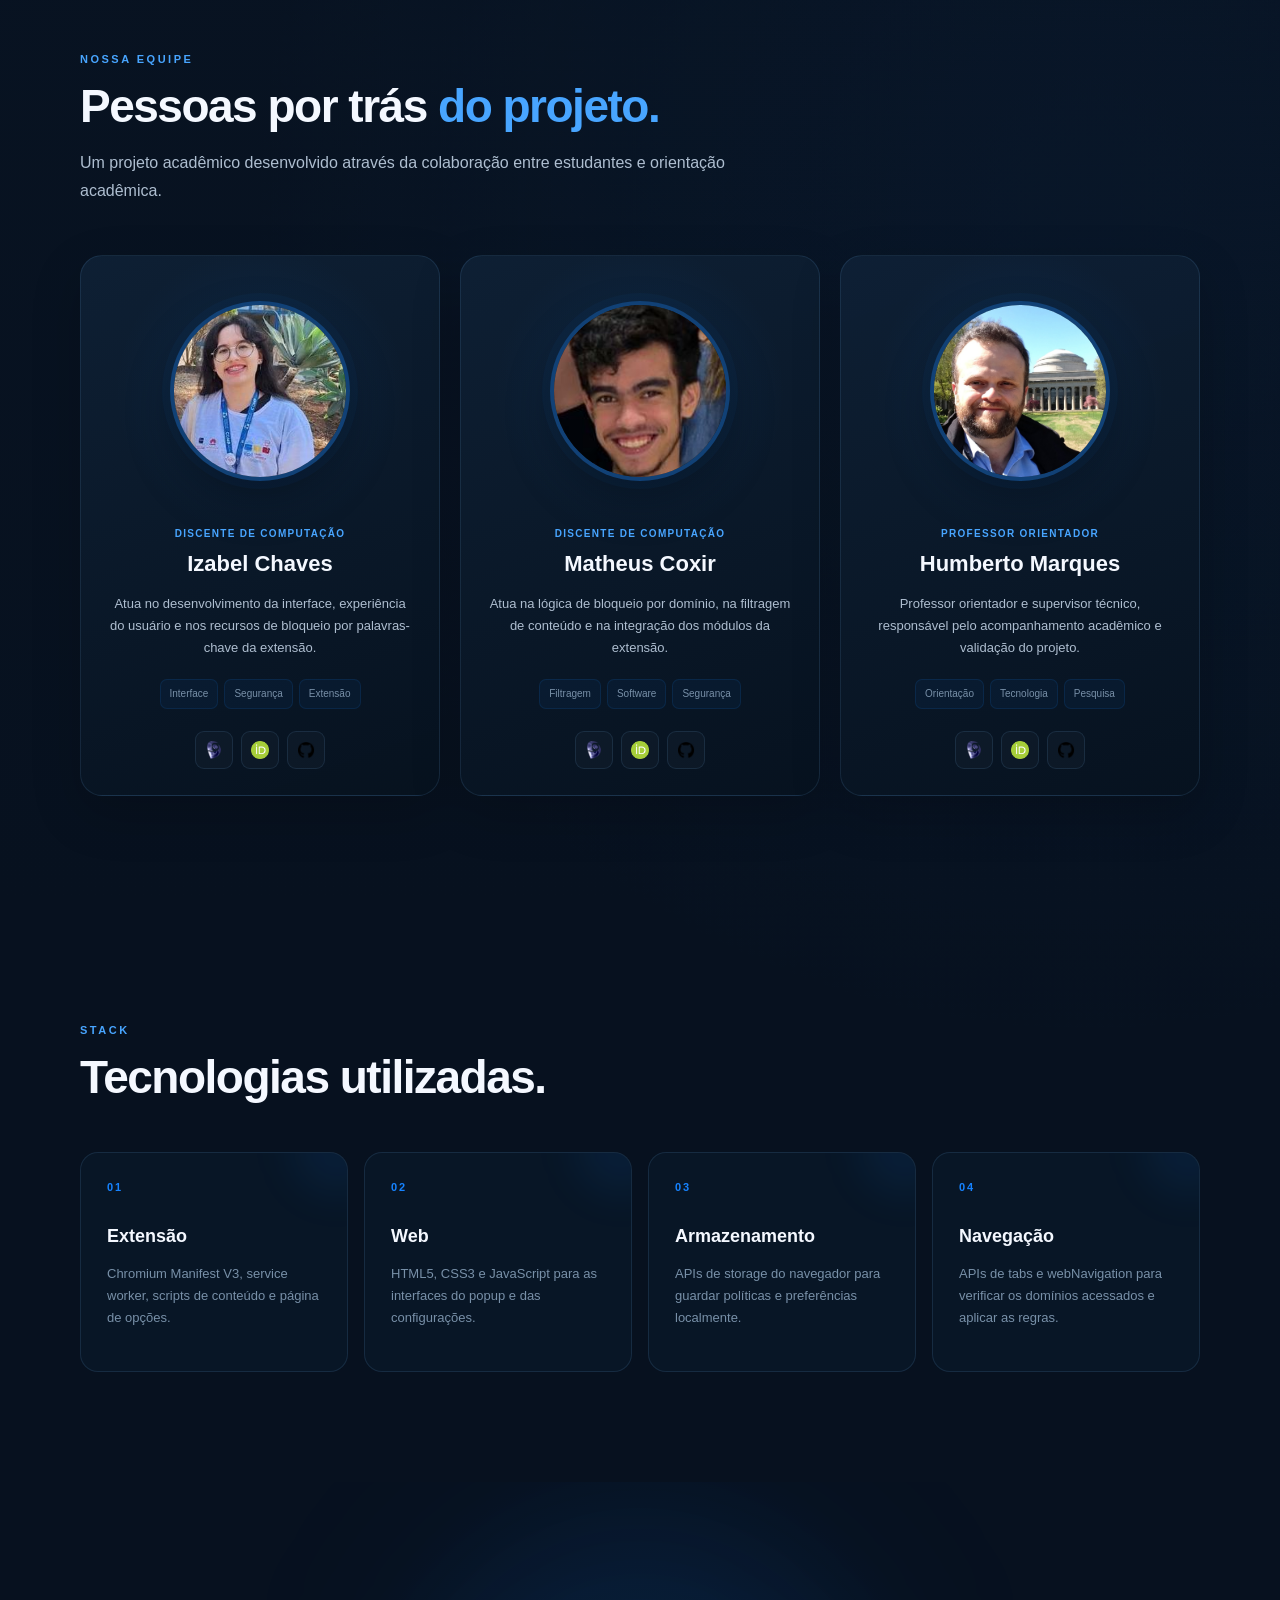
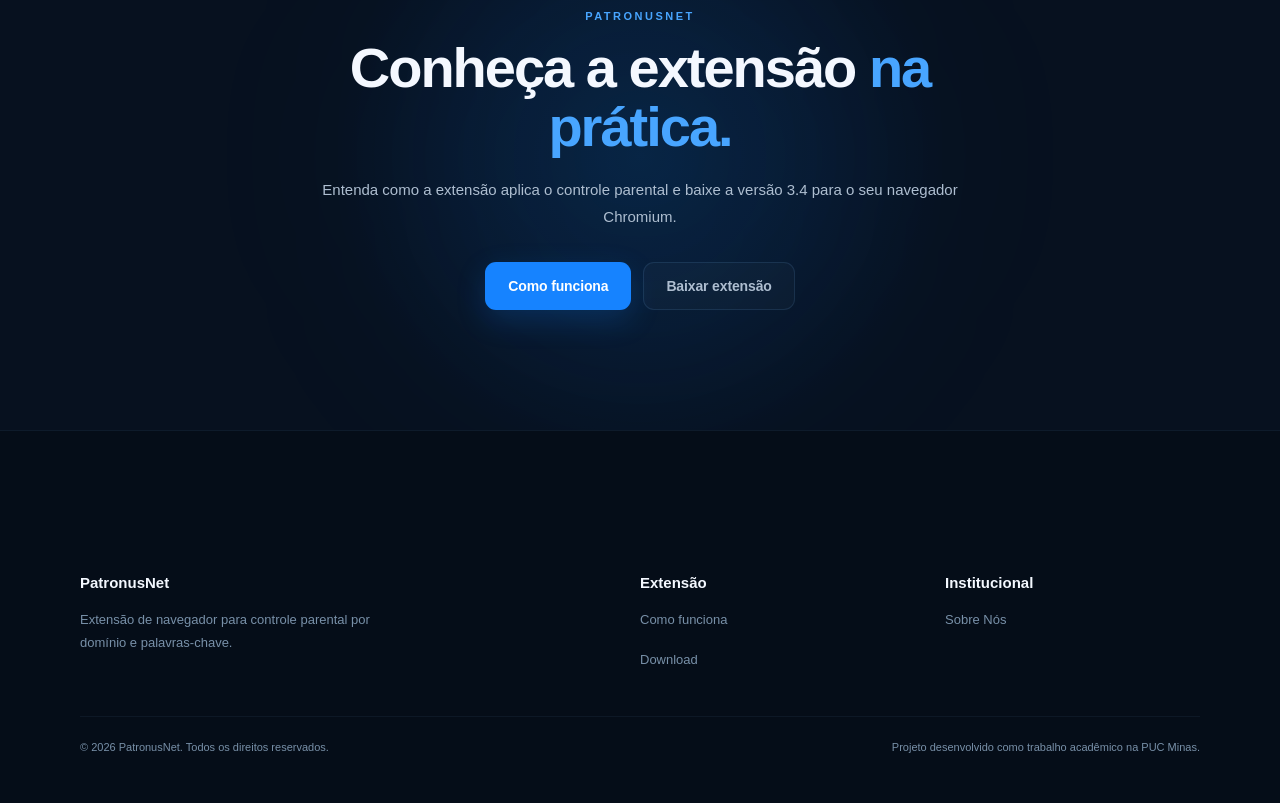
<file: sobre-nos.html>
<!DOCTYPE html>
<html lang="pt-BR">

<head>
    <meta charset="UTF-8">
    <meta name="viewport" content="width=device-width, initial-scale=1.0">
    <meta name="description" content="Conheça a equipe por trás do PatronusNet, extensão de navegador para controle parental por domínio e palavras-chave.">
    <meta name="keywords" content="PatronusNet, equipe, autores, extensão navegador, controle parental, PUC Minas">
    <meta name="author" content="PatronusNet Team">

    <meta property="og:title" content="Sobre Nós | PatronusNet">
    <meta property="og:description" content="Conheça a equipe e a proposta da extensão PatronusNet.">
    <meta property="og:type" content="website">

    <title>Sobre Nós | PatronusNet</title>

    <link rel="shortcut icon" href="assets/img/favi-icon.png" type="image/png">

    <link rel="stylesheet" href="assets/css/style.css">
    <link rel="stylesheet" href="assets/css/sobre-nos.css">
</head>

<body>

    <!-- =====================================================
         HEADER
    ====================================================== -->

    <header class="site-header">
        <nav class="nav-container" aria-label="Navegação principal">

            <a href="index.html" class="logo-txt" aria-label="PatronusNet - Página inicial">
                <img src="assets/img/favi-icon.png" alt="" class="logo-icon">
                <span>Patronus<span>Net</span></span>
            </a>

            <button
                class="nav-toggle"
                type="button"
                aria-label="Abrir menu"
                aria-expanded="false"
                aria-controls="main-navigation"
            >
                <span></span>
                <span></span>
                <span></span>
            </button>

            <ul class="nav-links" id="main-navigation">
                <li><a href="index.html">Home</a></li>
                <li><a href="como-funciona.html">Como Funciona</a></li>
                <li><a href="sobre-nos.html" class="active" aria-current="page">Sobre Nós</a></li>
                <li><a href="navegador.html#download" class="nav-cta">Download</a></li>
            </ul>

        </nav>
    </header>

    <main>

        <!-- =====================================================
             HERO
        ====================================================== -->

        <section class="about-hero">
            <div class="about-hero-content">
                <span class="hero-kicker">SOBRE O PATRONUSNET</span>

                <h1>
                    As pessoas por trás
                    <span>da extensão.</span>
                </h1>

                <p>
                    O PatronusNet é um projeto acadêmico que resultou em uma
                    extensão de navegador para controle parental por domínio
                    e por palavras-chave. Conheça quem desenvolveu e orientou
                    o projeto.
                </p>

                <div class="hero-actions">
                    <a href="#equipe" class="btn btn-primary">
                        Conheça a equipe
                    </a>

                    <a href="como-funciona.html" class="btn btn-secondary">
                        Como funciona
                    </a>
                </div>
            </div>

            <div class="about-hero-visual">
                <div class="about-hero-card">
                    <div class="about-card-top">
                        <span>PATRONUSNET</span>
                        <span class="about-status">● LOCAL</span>
                    </div>

                    <div class="about-card-icon" aria-hidden="true">🛡</div>

                    <strong>Extensão de navegador</strong>

                    <p>Controle parental</p>

                    <div class="about-card-lines">
                        <span></span>
                        <span></span>
                        <span></span>
                    </div>
                </div>
            </div>

            <a href="#proposta" class="hero-scroll" aria-label="Ir para a seção Nossa Proposta">
                <span>Explore</span>
                <div></div>
            </a>
        </section>

        <!-- =====================================================
             PROPOSTA
        ====================================================== -->

        <section class="about-proposal" id="proposta">
            <div class="section-inner">

                <div class="section-heading">
                    <span class="section-label">NOSSA PROPOSTA</span>

                    <h2>
                        Segurança não precisa
                        <span>ser complicada.</span>
                    </h2>

                    <p>
                        O PatronusNet nasceu como um projeto acadêmico para
                        explorar como uma extensão de navegador pode oferecer
                        controle parental acessível, com processamento local
                        e configuração simples.
                    </p>
                </div>

                <div class="proposal-grid">

                    <article class="proposal-card">
                        <span class="proposal-number">01</span>
                        <div class="proposal-icon" aria-hidden="true">◈</div>
                        <h3>Controle por domínio</h3>
                        <p>
                            A extensão permite definir quais domínios podem ou
                            não ser acessados durante a navegação.
                        </p>
                    </article>

                    <article class="proposal-card">
                        <span class="proposal-number">02</span>
                        <div class="proposal-icon" aria-hidden="true">🏷️</div>
                        <h3>Bloqueio por palavras-chave</h3>
                        <p>
                            Além do domínio, a extensão bloqueia páginas cujo
                            texto ou endereço contenha os termos cadastrados.
                        </p>
                    </article>

                    <article class="proposal-card">
                        <span class="proposal-number">03</span>
                        <div class="proposal-icon" aria-hidden="true">🔒</div>
                        <h3>Processamento local</h3>
                        <p>
                            As configurações e a lógica priorizam o processamento
                            local, mantendo os dados sob controle do usuário.
                        </p>
                    </article>

                </div>
            </div>
        </section>

        <!-- =====================================================
             EQUIPE
        ====================================================== -->

        <section class="team-section" id="equipe">
            <div class="section-inner">

                <div class="section-heading">
                    <span class="section-label">NOSSA EQUIPE</span>

                    <h2>
                        Pessoas por trás
                        <span>do projeto.</span>
                    </h2>

                    <p>
                        Um projeto acadêmico desenvolvido através da colaboração
                        entre estudantes e orientação acadêmica.
                    </p>
                </div>

                <div class="team-grid">

                    <!-- IZABEL -->

                    <article class="team-card">
                        <div class="team-photo">
                            <img
                                src="assets/img/avatar/izabel-chaves.png"
                                alt="Foto de Izabel Chaves"
                                loading="lazy"
                            >
                        </div>

                        <div class="team-content">
                            <span class="team-role">DISCENTE DE COMPUTAÇÃO</span>

                            <h3>Izabel Chaves</h3>

                            <p>
                                Atua no desenvolvimento da interface, experiência
                                do usuário e nos recursos de bloqueio por
                                palavras-chave da extensão.
                            </p>

                            <div class="team-tags">
                                <span>Interface</span>
                                <span>Segurança</span>
                                <span>Extensão</span>
                            </div>

                            <div class="team-links">
                                <a href="http://lattes.cnpq.br/9364437259496458" target="_blank" rel="noopener noreferrer" title="Currículo Lattes" aria-label="Currículo Lattes de Izabel Chaves">
                                    <img src="assets/img/icons/lattes.png" alt="" loading="lazy">
                                </a>
                                <a href="https://orcid.org/0009-0008-9198-3909" target="_blank" rel="noopener noreferrer" title="ORCID" aria-label="ORCID de Izabel Chaves">
                                    <img src="assets/img/icons/orcid.png" alt="" loading="lazy">
                                </a>
                                <a href="https://github.com/rainbowcrack" target="_blank" rel="noopener noreferrer" title="GitHub" aria-label="GitHub de Izabel Chaves">
                                    <img src="assets/img/icons/github.png" alt="" loading="lazy">
                                </a>
                            </div>
                        </div>
                    </article>

                    <!-- MATHEUS -->

                    <article class="team-card">
                        <div class="team-photo">
                            <img
                                src="assets/img/avatar/matheus-coxir.png"
                                alt="Foto de Matheus Coxir"
                                loading="lazy"
                            >
                        </div>

                        <div class="team-content">
                            <span class="team-role">DISCENTE DE COMPUTAÇÃO</span>

                            <h3>Matheus Coxir</h3>

                            <p>
                                Atua na lógica de bloqueio por domínio, na
                                filtragem de conteúdo e na integração dos módulos
                                da extensão.
                            </p>

                            <div class="team-tags">
                                <span>Filtragem</span>
                                <span>Software</span>
                                <span>Segurança</span>
                            </div>

                            <div class="team-links">
                                <a href="http://lattes.cnpq.br/0513325822855362" target="_blank" rel="noopener noreferrer" title="Currículo Lattes" aria-label="Currículo Lattes de Matheus Coxir">
                                    <img src="assets/img/icons/lattes.png" alt="" loading="lazy">
                                </a>
                                <a href="https://orcid.org/0009-0008-8121-8277" target="_blank" rel="noopener noreferrer" title="ORCID" aria-label="ORCID de Matheus Coxir">
                                    <img src="assets/img/icons/orcid.png" alt="" loading="lazy">
                                </a>
                                <a href="https://github.com/MatheusSCxr" target="_blank" rel="noopener noreferrer" title="GitHub" aria-label="GitHub de Matheus Coxir">
                                    <img src="assets/img/icons/github.png" alt="" loading="lazy">
                                </a>
                            </div>
                        </div>
                    </article>

                    <!-- HUMBERTO -->

                    <article class="team-card">
                        <div class="team-photo">
                            <img
                                src="assets/img/avatar/humberto-marques.png"
                                alt="Foto de Humberto Marques"
                                loading="lazy"
                            >
                        </div>

                        <div class="team-content">
                            <span class="team-role">PROFESSOR ORIENTADOR</span>

                            <h3>Humberto Marques</h3>

                            <p>
                                Professor orientador e supervisor técnico,
                                responsável pelo acompanhamento acadêmico e
                                validação do projeto.
                            </p>

                            <div class="team-tags">
                                <span>Orientação</span>
                                <span>Tecnologia</span>
                                <span>Pesquisa</span>
                            </div>

                            <div class="team-links">
                                <a href="http://lattes.cnpq.br/0898459356361957" target="_blank" rel="noopener noreferrer" title="Currículo Lattes" aria-label="Currículo Lattes de Humberto Marques">
                                    <img src="assets/img/icons/lattes.png" alt="" loading="lazy">
                                </a>
                                <a href="https://orcid.org/0000-0002-3164-8323" target="_blank" rel="noopener noreferrer" title="ORCID" aria-label="ORCID de Humberto Marques">
                                    <img src="assets/img/icons/orcid.png" alt="" loading="lazy">
                                </a>
                                <a href="https://github.com/HubSeAILab" target="_blank" rel="noopener noreferrer" title="GitHub" aria-label="GitHub de Humberto Marques">
                                    <img src="assets/img/icons/github.png" alt="" loading="lazy">
                                </a>
                            </div>
                        </div>
                    </article>

                </div>
            </div>
        </section>

        <!-- =====================================================
             STACK
        ====================================================== -->

        <section class="stack-section">
            <div class="section-inner">

                <div class="section-heading">
                    <span class="section-label">STACK</span>
                    <h2>Tecnologias utilizadas.</h2>
                </div>

                <div class="stack-grid">

                    <article class="stack-card">
                        <span>01</span>
                        <h3>Extensão</h3>
                        <p>
                            Chromium Manifest V3, service worker, scripts de
                            conteúdo e página de opções.
                        </p>
                    </article>

                    <article class="stack-card">
                        <span>02</span>
                        <h3>Web</h3>
                        <p>
                            HTML5, CSS3 e JavaScript para as interfaces do popup
                            e das configurações.
                        </p>
                    </article>

                    <article class="stack-card">
                        <span>03</span>
                        <h3>Armazenamento</h3>
                        <p>
                            APIs de storage do navegador para guardar políticas
                            e preferências localmente.
                        </p>
                    </article>

                    <article class="stack-card">
                        <span>04</span>
                        <h3>Navegação</h3>
                        <p>
                            APIs de tabs e webNavigation para verificar os
                            domínios acessados e aplicar as regras.
                        </p>
                    </article>

                </div>
            </div>
        </section>

        <!-- =====================================================
             CTA
        ====================================================== -->

        <section class="about-cta">
            <div class="about-cta-content">
                <span class="section-label">PATRONUSNET</span>

                <h2>
                    Conheça a extensão
                    <span>na prática.</span>
                </h2>

                <p>
                    Entenda como a extensão aplica o controle parental e baixe
                    a versão 3.4 para o seu navegador Chromium.
                </p>

                <div class="cta-buttons">
                    <a href="como-funciona.html" class="btn btn-primary">
                        Como funciona
                    </a>

                    <a href="navegador.html#download" class="btn btn-secondary">
                        Baixar extensão
                    </a>
                </div>
            </div>
        </section>

    </main>

    <!-- =====================================================
         FOOTER
    ====================================================== -->

    <footer>
        <div class="footer-content">

            <div class="footer-section">
                <h4>PatronusNet</h4>
                <p>
                    Extensão de navegador para controle parental por
                    domínio e palavras-chave.
                </p>
            </div>

            <div class="footer-section">
                <h4>Extensão</h4>
                <ul>
                    <li><a href="como-funciona.html">Como funciona</a></li>
                    <li><a href="navegador.html#download">Download</a></li>
                </ul>
            </div>

            <div class="footer-section">
                <h4>Institucional</h4>
                <ul>
                    <li><a href="sobre-nos.html">Sobre Nós</a></li>
                </ul>
            </div>

        </div>

        <div class="footer-bottom">
            <p>
                &copy;
                <span id="ano"></span>
                PatronusNet.
                Todos os direitos reservados.
            </p>

            <p>
                Projeto desenvolvido como trabalho acadêmico na PUC Minas.
            </p>
        </div>
    </footer>

    <script src="assets/js/script.js"></script>
    <script src="assets/js/sobre-nos.js"></script>

</body>

</html>
</file>
<file: assets/css/style.css>
/* =========================================================
   PATRONUSNET — STYLE GLOBAL
========================================================= */

:root {
    --bg: #080a0c;
    --bg-soft: #0d1013;
    --bg-card: #111519;

    --text: #f2f4f5;
    --text-soft: #aeb6bc;
    --text-muted: #737d84;

    --accent: #e8eef2;
    --accent-dark: #c8d1d7;

    --border: rgba(255, 255, 255, 0.09);
    --border-strong: rgba(255, 255, 255, 0.16);

    --shadow: 0 25px 80px rgba(0, 0, 0, 0.45);

    --radius: 18px;
    --radius-small: 10px;

    --max-width: 1200px;

    --transition: 0.3s ease;
}


/* =========================================================
   RESET
========================================================= */

* {
    margin: 0;
    padding: 0;
    box-sizing: border-box;
}

html {
    scroll-behavior: smooth;
}

body {
    min-height: 100vh;

    background:
        radial-gradient(
            circle at 50% -10%,
            rgba(255, 255, 255, 0.045),
            transparent 35%
        ),
        var(--bg);

    color: var(--text);

    font-family:
        Inter,
        -apple-system,
        BlinkMacSystemFont,
        "Segoe UI",
        Roboto,
        Helvetica,
        Arial,
        sans-serif;

    line-height: 1.6;

    overflow-x: hidden;
}

img {
    display: block;
    max-width: 100%;
}

a {
    color: inherit;
    text-decoration: none;
}

button,
input,
textarea,
select {
    font: inherit;
}

button {
    border: 0;
}


/* =========================================================
   SELECTION
========================================================= */

::selection {
    background: rgba(255, 255, 255, 0.18);
    color: #fff;
}


/* =========================================================
   SCROLLBAR
========================================================= */

::-webkit-scrollbar {
    width: 8px;
}

::-webkit-scrollbar-track {
    background: #070809;
}

::-webkit-scrollbar-thumb {
    background: #30363b;
    border-radius: 999px;
}

::-webkit-scrollbar-thumb:hover {
    background: #454d53;
}


/* =========================================================
   HEADER
========================================================= */

.site-header {
    position: fixed;

    top: 0;
    left: 0;

    width: 100%;

    z-index: 1000;

    background: rgba(7, 9, 11, 0.72);

    border-bottom: 1px solid rgba(255, 255, 255, 0.06);

    backdrop-filter: blur(18px);
    -webkit-backdrop-filter: blur(18px);
}

.nav-container {
    width: min(
        calc(100% - 48px),
        var(--max-width)
    );

    min-height: 76px;

    margin: 0 auto;

    display: flex;
    align-items: center;
    justify-content: space-between;

    gap: 30px;
}


/* =========================================================
   LOGO
========================================================= */

.logo-txt {
    display: inline-flex;
    align-items: center;

    gap: 11px;

    font-size: 1.15rem;
    font-weight: 700;

    letter-spacing: -0.03em;

    white-space: nowrap;
}

.logo-txt > span > span {
    color: #89939a;
}

.logo-icon {
    width: 34px;
    height: 34px;

    object-fit: contain;

    border-radius: 8px;
}


/* =========================================================
   NAVIGATION
========================================================= */

.nav-links {
    list-style: none;

    display: flex;
    align-items: center;

    gap: 8px;
}

.nav-links > li {
    position: relative;
}

.nav-links a,
.products-trigger {
    display: inline-flex;
    align-items: center;

    min-height: 42px;

    padding: 0 15px;

    color: var(--text-soft);

    background: transparent;

    border-radius: 10px;

    font-size: 0.9rem;
    font-weight: 500;

    cursor: pointer;

    transition:
        color var(--transition),
        background var(--transition);
}

.nav-links a:hover,
.nav-links a.active,
.products-trigger:hover {
    color: #fff;

    background: rgba(255, 255, 255, 0.06);
}


/* =========================================================
   NAV CTA (Download)
========================================================= */

.nav-links a.nav-cta {
    color: #080a0c;

    background: #eef2f4;

    font-weight: 650;
}

.nav-links a.nav-cta:hover,
.nav-links a.nav-cta.active {
    color: #080a0c;

    background: #fff;
}


/* =========================================================
   NAV TOGGLE (menu mobile)
========================================================= */

.nav-toggle {
    display: none;

    flex-direction: column;
    justify-content: center;
    gap: 5px;

    width: 42px;
    height: 42px;

    padding: 0 10px;

    background: transparent;

    border-radius: 10px;

    cursor: pointer;
}

.nav-toggle span {
    display: block;

    width: 22px;
    height: 2px;

    background: var(--text-soft);

    border-radius: 2px;

    transition: transform var(--transition), opacity var(--transition);
}

.nav-toggle.active span:nth-child(1) {
    transform: translateY(7px) rotate(45deg);
}

.nav-toggle.active span:nth-child(2) {
    opacity: 0;
}

.nav-toggle.active span:nth-child(3) {
    transform: translateY(-7px) rotate(-45deg);
}

.products-trigger {
    gap: 8px;
}

.products-trigger span {
    font-size: 0.75rem;
    opacity: 0.6;

    transition: transform var(--transition);
}

.products-menu:hover .products-trigger span {
    transform: translateY(2px);
}


/* =========================================================
   PRODUCTS DROPDOWN
========================================================= */

.products-dropdown {
    position: absolute;

    top: calc(100% + 10px);
    right: 0;

    width: 235px;

    padding: 8px;

    background: rgba(13, 16, 19, 0.97);

    border: 1px solid var(--border);

    border-radius: 14px;

    box-shadow: var(--shadow);

    opacity: 0;
    visibility: hidden;

    transform: translateY(-7px);

    transition:
        opacity var(--transition),
        visibility var(--transition),
        transform var(--transition);
}

.products-menu:hover .products-dropdown,
.products-menu:focus-within .products-dropdown {
    opacity: 1;
    visibility: visible;

    transform: translateY(0);
}

.product-option {
    display: flex;
    align-items: center;

    gap: 12px;

    padding: 12px;

    border-radius: 10px;

    transition:
        background var(--transition),
        color var(--transition);
}

.product-option:hover,
.product-option.active {
    background: rgba(255, 255, 255, 0.07);
}

.product-option-icon {
    width: 36px;
    height: 36px;

    flex: 0 0 36px;

    display: grid;
    place-items: center;

    border-radius: 9px;

    background: rgba(255, 255, 255, 0.07);

    color: #dce2e6;
}

.product-option strong {
    display: block;

    font-size: 0.86rem;

    color: #fff;
}

.product-option small {
    display: block;

    margin-top: 2px;

    color: var(--text-muted);

    font-size: 0.72rem;
}


/* =========================================================
   BUTTONS
========================================================= */

.btn {
    display: inline-flex;

    align-items: center;
    justify-content: center;

    min-height: 48px;

    padding: 0 22px;

    border-radius: 10px;

    font-size: 0.86rem;
    font-weight: 650;

    letter-spacing: -0.01em;

    transition:
        transform var(--transition),
        background var(--transition),
        color var(--transition),
        border-color var(--transition),
        box-shadow var(--transition);
}

.btn:hover {
    transform: translateY(-2px);
}

.btn-primary {
    color: #080a0c;

    background: #eef2f4;

    box-shadow:
        0 10px 30px rgba(255, 255, 255, 0.08);
}

.btn-primary:hover {
    background: #fff;

    box-shadow:
        0 14px 35px rgba(255, 255, 255, 0.13);
}

.btn-secondary {
    color: #e7ebed;

    background: rgba(255, 255, 255, 0.035);

    border: 1px solid var(--border-strong);
}

.btn-secondary:hover {
    background: rgba(255, 255, 255, 0.075);

    border-color: rgba(255, 255, 255, 0.25);
}


/* =========================================================
   SECTION GLOBAL
========================================================= */

.section-inner {
    width: min(
        calc(100% - 48px),
        var(--max-width)
    );

    margin: 0 auto;
}

.section-label {
    display: inline-block;

    margin-bottom: 18px;

    color: #7f8a91;

    font-size: 0.7rem;
    font-weight: 700;

    letter-spacing: 0.17em;
}

.section-heading {
    margin-bottom: 45px;
}

.section-heading h2 {
    max-width: 700px;

    font-size: clamp(2rem, 4vw, 3.5rem);

    line-height: 1.05;

    letter-spacing: -0.045em;
}

.section-heading h2 span,
.section-heading h2 strong {
    color: #858f96;
}


/* =========================================================
   FOOTER
========================================================= */

footer {
    padding: 80px 0 25px;

    background: #060708;

    border-top: 1px solid var(--border);
}

.footer-content {
    width: min(
        calc(100% - 48px),
        var(--max-width)
    );

    margin: 0 auto;

    display: grid;
    grid-template-columns: 1.5fr 1fr;

    gap: 60px;
}

.footer-section h4 {
    margin-bottom: 14px;

    font-size: 0.9rem;

    color: #fff;
}

.footer-section p,
.footer-section li,
.footer-section a {
    color: var(--text-muted);

    font-size: 0.84rem;
}

.footer-section p {
    max-width: 340px;
}

.footer-section ul {
    list-style: none;
}

.footer-section li + li {
    margin-top: 8px;
}

.footer-section a {
    transition: color var(--transition);
}

.footer-section a:hover {
    color: #fff;
}

.footer-bottom {
    width: min(
        calc(100% - 48px),
        var(--max-width)
    );

    margin: 60px auto 0;

    padding-top: 22px;

    display: flex;
    justify-content: space-between;
    gap: 20px;

    border-top: 1px solid var(--border);
}

.footer-bottom p {
    color: #555e64;

    font-size: 0.72rem;
}


/* =========================================================
   MOBILE NAV
========================================================= */

@media (max-width: 700px) {

    .nav-container {
        width: min(
            calc(100% - 28px),
            var(--max-width)
        );

        min-height: 68px;
    }

    .logo-txt {
        font-size: 1rem;
    }

    .logo-icon {
        width: 30px;
        height: 30px;
    }

    .nav-toggle {
        display: flex;
    }

    .nav-links {
        position: absolute;
        top: 100%;
        right: 14px;
        left: 14px;

        flex-direction: column;
        align-items: stretch;
        gap: 4px;

        padding: 10px;

        background: rgba(13, 16, 19, 0.98);

        border: 1px solid var(--border);
        border-radius: 14px;

        box-shadow: var(--shadow);

        opacity: 0;
        visibility: hidden;
        transform: translateY(-8px);

        transition:
            opacity var(--transition),
            visibility var(--transition),
            transform var(--transition);
    }

    .nav-links.open {
        opacity: 1;
        visibility: visible;
        transform: translateY(0);
    }

    .nav-links a {
        min-height: 44px;

        padding: 0 14px;

        font-size: 0.9rem;
    }

    .nav-links a.nav-cta {
        justify-content: center;

        margin-top: 4px;
    }

    .section-inner {
        width: min(
            calc(100% - 32px),
            var(--max-width)
        );
    }

    .footer-content {
        width: min(
            calc(100% - 32px),
            var(--max-width)
        );

        grid-template-columns: 1fr;

        gap: 35px;
    }

    .footer-bottom {
        width: min(
            calc(100% - 32px),
            var(--max-width)
        );

        flex-direction: column;

        gap: 8px;
    }
}


/* =========================================================
   VERY SMALL DEVICES
========================================================= */

@media (max-width: 430px) {

    .nav-container {
        gap: 8px;
    }

    .logo-txt {
        font-size: 0.9rem;
    }
}
</file>
<file: assets/css/index.css>
:root {

    --blue-950: #02070e;
    --blue-900: #06111e;
    --blue-800: #091a2b;

    --blue: #3188d8;
    --blue-light: #66b5fa;

    --brown: #9b693d;
    --brown-light: #d09a61;

    --white: #f4f7fb;
    --text: #d7e1eb;
    --muted: #899bae;

    --border: rgba(255,255,255,.09);

    --glass: rgba(255,255,255,.045);

    --radius: 24px;
}


/* =====================================================
   BASE
===================================================== */

* {
    box-sizing: border-box;
}

html {
    scroll-behavior: smooth;
}

body {

    margin: 0;

    color: var(--text);

    background:
        radial-gradient(
            circle at 10% 10%,
            rgba(28,91,146,.18),
            transparent 35%
        ),
        radial-gradient(
            circle at 90% 40%,
            rgba(128,77,39,.16),
            transparent 32%
        ),
        #030a12;

    font-family:
        Inter,
        system-ui,
        -apple-system,
        BlinkMacSystemFont,
        "Segoe UI",
        sans-serif;
}


/* =====================================================
   HEADER
   A estrutura da navbar (header, container, links, CTA)
   vem do style.css compartilhado para manter o mesmo
   visual em todas as páginas. Aqui só ajustamos a cor
   de marca do "Net" da logo.
===================================================== */

.logo-txt > span > span {

    color: var(--blue-light);
}


/* =====================================================
   PRODUTOS DROPDOWN
===================================================== */

.products-menu {

    position: relative;
}

.products-trigger {

    display: flex;

    align-items: center;

    gap: 7px;
}

.products-arrow {

    font-size: .65rem;

    opacity: .6;

    transition:
        transform .25s ease;
}

.products-menu:hover
.products-arrow,
.products-menu.open
.products-arrow {

    transform: rotate(180deg);
}

.products-dropdown {

    position: absolute;

    top: calc(100% + 10px);

    right: 0;

    width: 280px;

    padding: 8px;

    border:
        1px solid rgba(255,255,255,.10);

    border-radius: 16px;

    background:
        rgba(5,13,22,.94);

    box-shadow:
        0 25px 70px rgba(0,0,0,.45);

    backdrop-filter:
        blur(20px);

    opacity: 0;

    visibility: hidden;

    transform:
        translateY(-8px);

    transition:
        opacity .2s ease,
        transform .2s ease,
        visibility .2s ease;
}


/*
    Desktop:
    passa o mouse em Produtos
*/

.products-menu:hover
.products-dropdown,

.products-menu.open
.products-dropdown {

    opacity: 1;

    visibility: visible;

    transform:
        translateY(0);
}

.product-option {

    display: flex;

    align-items: center;

    gap: 13px;

    padding: 13px;

    border-radius: 11px;

    color: white;

    text-decoration: none;

    transition:
        background .2s ease,
        transform .2s ease;
}

.product-option:hover {

    background:
        rgba(255,255,255,.06);

    transform:
        translateX(3px);
}

.product-option-icon {

    width: 38px;
    height: 38px;

    display: grid;

    place-items: center;

    border-radius: 11px;

    color: #68b5f7;

    background:
        rgba(52,137,203,.13);

    font-size: 1.2rem;
}

.browser-icon {

    color: var(--brown-light);

    background:
        rgba(155,105,61,.13);
}

.product-option strong {

    display: block;

    font-size: .86rem;
}

.product-option small {

    display: block;

    margin-top: 3px;

    color: #718498;

    font-size: .72rem;
}


/* =====================================================
   HERO
===================================================== */

.home-hero {

    position: relative;

    min-height: 100svh;

    overflow: hidden;

    display: grid;

    grid-template-columns:
        1fr 1fr;

    align-items: center;

    gap: 50px;

    width:
        min(1180px, calc(100% - 40px));

    margin: auto;

    padding-top: 76px;
}

.home-hero::before {

    content: "";

    position: absolute;

    width: 700px;
    height: 700px;

    left: -350px;
    top: 100px;

    border-radius: 50%;

    background:
        radial-gradient(
            circle,
            rgba(39,125,198,.15),
            transparent 68%
        );

    pointer-events: none;
}

.home-hero-content {

    position: relative;

    z-index: 2;
}

.hero-kicker,
.section-label {

    display: inline-block;

    color: #5da9df;

    font-size: .68rem;

    font-weight: 700;

    letter-spacing: .23em;

    text-transform: uppercase;

    margin-bottom: 18px;
}

.home-hero h1 {

    margin: 0;

    max-width: 750px;

    color: white;

    font-size:
        clamp(3.4rem, 7vw, 7rem);

    line-height: .93;

    letter-spacing: -.075em;
}

.home-hero h1 span {

    display: block;

    color: var(--blue-light);
}

.home-hero-content > p {

    max-width: 600px;

    margin: 30px 0 0;

    color: var(--muted);

    font-size: 1rem;

    line-height: 1.8;
}

.hero-actions {

    display: flex;

    flex-wrap: wrap;

    gap: 12px;

    margin-top: 34px;
}

.btn {

    min-height: 48px;

    display: inline-flex;

    align-items: center;

    justify-content: center;

    padding: 0 22px;

    border-radius: 12px;

    text-decoration: none;

    font-size: .88rem;

    font-weight: 600;

    transition:
        transform .25s ease,
        box-shadow .25s ease,
        background .25s ease;
}

.btn:hover {

    transform:
        translateY(-2px);
}

.btn-primary {

    color: white;

    background:
        linear-gradient(
            135deg,
            #277bc6,
            #58a9eb
        );

    box-shadow:
        0 15px 40px rgba(35,121,194,.22);
}

.btn-secondary {

    color: #e2e9f0;

    border:
        1px solid rgba(255,255,255,.14);

    background:
        rgba(255,255,255,.04);
}


/* =====================================================
   HERO VISUAL
===================================================== */

.hero-visual {

    display: flex;

    justify-content: center;

    align-items: center;

    min-height: 500px;
}

.hero-card {

    position: relative;

    width: min(400px, 80%);

    padding: 26px;

    border:
        1px solid rgba(103,171,222,.18);

    border-radius: 28px;

    background:
        linear-gradient(
            145deg,
            rgba(31,89,132,.20),
            rgba(103,66,37,.12)
        );

    box-shadow:
        0 40px 100px rgba(0,0,0,.4);

    backdrop-filter:
        blur(20px);

    transform:
        rotate(3deg);

    animation:
        heroFloat 6s ease-in-out infinite;
}

@keyframes heroFloat {

    0%,
    100% {
        transform:
            translateY(0)
            rotate(3deg);
    }

    50% {
        transform:
            translateY(-13px)
            rotate(1deg);
    }
}

.hero-card-top {

    display: flex;

    justify-content: space-between;

    color: #7e94a9;

    font-size: .68rem;

    letter-spacing: .13em;
}

.status-dot {

    color: #5ea8d9;

    letter-spacing: 0;
}

.hero-shield {

    width: 120px;
    height: 120px;

    margin: 70px auto 30px;

    display: grid;

    place-items: center;

    border-radius: 36px;

    color: #72bafa;

    background:
        radial-gradient(
            circle,
            rgba(63,157,222,.20),
            rgba(25,82,125,.07)
        );

    border:
        1px solid rgba(88,165,220,.18);

    font-size: 3rem;

    box-shadow:
        0 0 80px rgba(48,143,210,.12);
}

.hero-card > strong {

    display: block;

    text-align: center;

    color: white;

    font-size: 1.15rem;
}

.hero-card > p {

    margin: 8px 0 30px;

    text-align: center;

    color: #75899d;

    font-size: .8rem;
}

.hero-card-line {

    display: flex;

    gap: 6px;
}

.hero-card-line span {

    height: 4px;

    border-radius: 20px;

    background:
        rgba(81,155,207,.35);
}

.hero-card-line span:first-child {

    width: 70%;
}

.hero-card-line span:last-child {

    width: 30%;

    background:
        rgba(157,103,61,.30);
}

.home-hero-orb {

    position: absolute;

    border-radius: 50%;

    filter: blur(50px);

    pointer-events: none;
}

.orb-blue {

    width: 250px;
    height: 250px;

    right: 25%;
    top: 20%;

    background:
        rgba(37,122,194,.10);
}

.orb-brown {

    width: 230px;
    height: 230px;

    right: -40px;
    bottom: 20%;

    background:
        rgba(144,88,48,.10);
}

.hero-scroll {

    position: absolute;

    bottom: 30px;

    left: 50%;

    transform:
        translateX(-50%);

    color: #617488;

    font-size: .65rem;

    letter-spacing: .18em;

    text-transform: uppercase;

    text-align: center;
}

.hero-scroll div {

    width: 1px;

    height: 35px;

    margin: 9px auto 0;

    background:
        linear-gradient(
            #8ca7bb,
            transparent
        );
}


/* =====================================================
   INTRO
===================================================== */

.intro-home {

    padding: 150px 20px;

    text-align: center;

    background:
        linear-gradient(
            180deg,
            #030a12,
            #071521
        );
}

.section-inner {

    width:
        min(1120px, calc(100% - 40px));

    margin: auto;
}

.intro-home h2 {

    margin: 0 auto;

    max-width: 800px;

    color: white;

    font-size:
        clamp(2.7rem, 5vw, 5rem);

    line-height: .98;

    letter-spacing: -.065em;
}

.intro-home h2 span,
.section-heading h2 span {

    display: block;

    color: var(--blue-light);
}

.intro-home p {

    max-width: 650px;

    margin: 28px auto 0;

    color: var(--muted);

    line-height: 1.8;
}


/* =====================================================
   PRODUCTS
===================================================== */

.products-section {

    padding: 120px 20px;

    background:
        #07131f;
}

.section-heading {

    margin-bottom: 55px;
}

.section-heading h2 {

    margin: 0;

    color: white;

    font-size:
        clamp(2.3rem, 5vw, 4.5rem);

    line-height: 1;

    letter-spacing: -.06em;
}

.section-heading > p {

    color: var(--muted);

    margin-top: 20px;

    max-width: 550px;

    line-height: 1.7;
}

.products-grid {

    display: grid;

    grid-template-columns:
        repeat(2, 1fr);

    gap: 20px;
}

.product-card {

    position: relative;

    min-height: 700px;

    padding: 32px;

    overflow: hidden;

    border:
        1px solid rgba(255,255,255,.08);

    border-radius: 28px;

    background:
        linear-gradient(
            145deg,
            rgba(255,255,255,.055),
            rgba(255,255,255,.015)
        );

    transition:
        transform .3s ease,
        border-color .3s ease;
}

.product-card:hover {

    transform:
        translateY(-7px);

    border-color:
        rgba(90,163,214,.24);
}

.browser-card {

    background:
        linear-gradient(
            145deg,
            rgba(255,255,255,.055),
            rgba(117,76,43,.07)
        );
}

.product-card-header {

    position: relative;

    z-index: 2;

    display: flex;

    justify-content: space-between;

    align-items: center;
}

.product-tag {

    color: #6caedc;

    font-size: .65rem;

    font-weight: 700;

    letter-spacing: .2em;
}

.browser-card .product-tag {

    color: var(--brown-light);
}

.product-number {

    color: #44586b;

    font-size: .8rem;
}

.product-visual {

    height: 300px;

    display: flex;

    justify-content: center;

    align-items: center;
}


/* =====================================================
   DEVICE VISUAL
===================================================== */

.device-placeholder {

    position: relative;

    width: 240px;
    height: 155px;

    border-radius: 18px;

    background:
        linear-gradient(
            145deg,
            #172b40,
            #08131f
        );

    border:
        1px solid rgba(92,161,215,.25);

    box-shadow:
        30px 35px 50px rgba(0,0,0,.4);

    transform:
        perspective(600px)
        rotateX(55deg)
        rotateZ(-10deg);

    transition:
        transform .5s ease;
}

.product-card:hover
.device-placeholder {

    transform:
        perspective(600px)
        rotateX(55deg)
        rotateZ(-10deg)
        translateY(-12px);
}

.device-top {

    position: absolute;

    inset: 18px;

    display: flex;

    justify-content: center;

    align-items: center;

    color: rgba(120,183,226,.55);

    border:
        1px solid rgba(100,175,228,.10);

    border-radius: 10px;

    font-size: .7rem;

    letter-spacing: .15em;
}

.device-port {

    position: absolute;

    bottom: -5px;

    left: 50%;

    width: 42px;

    height: 8px;

    transform:
        translateX(-50%);

    border-radius: 3px;

    background: #02070c;
}


/* =====================================================
   BROWSER VISUAL
===================================================== */

.browser-window {

    width: min(420px, 90%);

    height: 240px;

    border:
        1px solid rgba(255,255,255,.12);

    border-radius: 15px;

    overflow: hidden;

    background:
        #0a1622;

    box-shadow:
        0 30px 80px rgba(0,0,0,.35);

    transform:
        perspective(800px)
        rotateY(-8deg)
        rotateX(3deg);

    transition:
        transform .5s ease;
}

.product-card:hover
.browser-window {

    transform:
        perspective(800px)
        rotateY(0)
        rotateX(0)
        translateY(-8px);
}

.browser-toolbar {

    height: 34px;

    display: flex;

    align-items: center;

    gap: 6px;

    padding: 0 12px;

    background:
        #111f2c;

    border-bottom:
        1px solid rgba(255,255,255,.06);
}

.browser-toolbar span {

    width: 7px;
    height: 7px;

    border-radius: 50%;

    background: #496071;
}

.browser-content {

    height: calc(100% - 34px);

    display: flex;

    flex-direction: column;

    align-items: center;

    justify-content: center;

    gap: 8px;
}

.browser-shield {

    color: var(--blue-light);

    font-size: 2.2rem;
}

.browser-content strong {

    color: white;

    font-size: .9rem;
}

.browser-content small {

    color: #657b8f;

    font-size: .7rem;
}


/* =====================================================
   PRODUCT TEXT
===================================================== */

.product-card h3 {

    margin: 0;

    color: white;

    font-size: 1.8rem;

    letter-spacing: -.04em;
}

.product-card h3 span {

    color: var(--blue-light);

    font-weight: 500;
}

.browser-card h3 span {

    color: var(--brown-light);
}

.product-card > p {

    max-width: 480px;

    color: var(--muted);

    line-height: 1.7;

    font-size: .9rem;
}

.product-features {

    display: grid;

    grid-template-columns:
        1fr 1fr;

    gap: 8px;

    list-style: none;

    margin: 25px 0;

    padding: 0;
}

.product-features li {

    color: #9bacbc;

    font-size: .78rem;
}

.product-features li span {

    color: #4d9bd0;

    margin-right: 5px;
}

.product-link {

    display: inline-flex;

    align-items: center;

    gap: 10px;

    color: white;

    text-decoration: none;

    font-size: .82rem;

    font-weight: 600;

    transition:
        gap .2s ease;
}

.product-link:hover {

    gap: 16px;
}


/* =====================================================
   RESOURCES
===================================================== */

.resources-section {

    padding: 130px 20px;

    background:
        linear-gradient(
            135deg,
            #081522,
            #17100c
        );
}

.resources-grid {

    display: grid;

    grid-template-columns:
        repeat(3, 1fr);

    gap: 15px;
}

.resource-card {

    padding: 30px;

    min-height: 250px;

    border:
        1px solid rgba(255,255,255,.07);

    border-radius: 20px;

    background:
        rgba(255,255,255,.025);

    transition:
        transform .3s ease,
        background .3s ease;
}

.resource-card:hover {

    transform:
        translateY(-5px);

    background:
        rgba(255,255,255,.045);
}

.resource-icon {

    width: 40px;
    height: 40px;

    display: grid;

    place-items: center;

    border-radius: 12px;

    color: #64ade0;

    background:
        rgba(52,137,203,.10);

    margin-bottom: 45px;
}

.turtle-card .resource-icon {

    color: var(--brown-light);

    background:
        rgba(155,105,61,.10);
}

.resource-card h3 {

    margin: 0 0 10px;

    color: white;

    font-size: 1rem;
}

.resource-card p {

    margin: 0;

    color: var(--muted);

    line-height: 1.7;

    font-size: .82rem;
}


/* =====================================================
   COMPARISON
===================================================== */

.comparison-section {

    padding: 130px 20px;

    background:
        #050d15;
}

.comparison {

    display: grid;

    grid-template-columns:
        .8fr 1.2fr;

    gap: 80px;

    align-items: center;
}

.comparison-intro h2 {

    margin: 0;

    color: white;

    font-size:
        clamp(2rem, 4vw, 3.7rem);

    line-height: 1;

    letter-spacing: -.05em;
}

.comparison-intro p {

    color: var(--muted);

    line-height: 1.7;

    max-width: 400px;
}

.comparison-items {

    display: flex;

    flex-direction: column;

    gap: 12px;
}

.comparison-item {

    display: grid;

    grid-template-columns: 55px 1fr;

    gap: 20px;

    padding: 25px;

    border:
        1px solid rgba(255,255,255,.07);

    border-radius: 18px;

    background:
        rgba(255,255,255,.025);
}

.comparison-icon {

    width: 48px;
    height: 48px;

    display: grid;

    place-items: center;

    border-radius: 14px;

    color: #66afe2;

    background:
        rgba(52,137,203,.10);
}

.comparison-item h3 {

    margin: 0;

    color: white;
}

.comparison-item p {

    margin: 8px 0 12px;

    color: var(--muted);

    font-size: .82rem;

    line-height: 1.6;
}

.comparison-item a {

    color: #65ade0;

    text-decoration: none;

    font-size: .78rem;

    font-weight: 600;
}


/* =====================================================
   CTA
===================================================== */

.home-cta {

    padding: 160px 20px;

    text-align: center;

    background:
        radial-gradient(
            circle at 50% 30%,
            rgba(41,128,196,.15),
            transparent 38%
        ),
        #02070d;
}

.home-cta-content {

    max-width: 800px;

    margin: auto;
}

.home-cta h2 {

    margin: 0;

    color: white;

    font-size:
        clamp(2.8rem, 6vw, 5.5rem);

    line-height: .95;

    letter-spacing: -.065em;
}

.home-cta p {

    max-width: 550px;

    margin: 25px auto 30px;

    color: var(--muted);

    line-height: 1.7;
}


/* =====================================================
   FOOTER
===================================================== */

footer {

    background:
        #02070d;

    border-top:
        1px solid rgba(255,255,255,.06);
}

.footer-content {

    width:
        min(1100px, calc(100% - 40px));

    margin: auto;

    padding: 60px 0;

    display: grid;

    grid-template-columns:
        2fr 1fr 1fr;

    gap: 50px;
}

.footer-section h4 {

    margin: 0 0 15px;

    color: white;
}

.footer-section p,
.footer-section li,
.footer-section a {

    color: #64788c;

    font-size: .82rem;

    line-height: 1.8;
}

.footer-section ul {

    list-style: none;

    padding: 0;

    margin: 0;
}

.footer-section a {

    text-decoration: none;
}

.footer-section a:hover {

    color: white;
}

.footer-bottom {

    padding: 20px;

    text-align: center;

    color: #506477;

    font-size: .72rem;

    border-top:
        1px solid rgba(255,255,255,.05);
}


/* =====================================================
   RESPONSIVE
===================================================== */

@media (max-width: 900px) {

    .home-hero {

        grid-template-columns: 1fr;

        text-align: center;

        padding-top: 120px;

        padding-bottom: 100px;
    }

    .home-hero-content > p {

        margin-left: auto;
        margin-right: auto;
    }

    .hero-actions {

        justify-content: center;
    }

    .hero-visual {

        min-height: 350px;
    }

    .products-grid {

        grid-template-columns: 1fr;
    }

    .resources-grid {

        grid-template-columns:
            repeat(2, 1fr);
    }

    .comparison {

        grid-template-columns: 1fr;

        gap: 45px;
    }

    .footer-content {

        grid-template-columns:
            1fr 1fr;
    }
}


@media (max-width: 600px) {

    .home-hero h1 {

        font-size: 3.6rem;
    }

    .hero-card {

        width: 90%;
    }

    .product-card {

        min-height: auto;

        padding: 25px;
    }

    .product-visual {

        height: 250px;
    }

    .product-features {

        grid-template-columns: 1fr;
    }

    .resources-grid {

        grid-template-columns: 1fr;
    }

    .comparison-item {

        grid-template-columns: 45px 1fr;
    }

    .footer-content {

        grid-template-columns: 1fr;
    }
}
</file>
<file: assets/css/navegador.css>
/* =========================================================
   PATRONUSNET BROWSER
   navegador.css
========================================================= */


/* =========================================================
   VARIÁVEIS
========================================================= */

:root {

    --browser-blue: #2563eb;
    --browser-blue-light: #38bdf8;
    --browser-blue-dark: #1d4ed8;

    --browser-cyan: #22d3ee;

    --browser-bg: #050b16;
    --browser-bg-light: #08111f;

    --browser-card: rgba(10, 20, 35, 0.78);

    --browser-border: rgba(148, 163, 184, 0.14);

    --browser-text: #f8fafc;
    --browser-muted: #94a3b8;

}


/* =========================================================
   BASE
========================================================= */

html {
    scroll-behavior: smooth;
}


body {
    overflow-x: hidden;
}


/* =========================================================
   HERO
========================================================= */

.browser-hero {

    position: relative;

    min-height: min(860px, 100vh);

    padding:
        150px
        max(6vw, 40px)
        100px;

    display: grid;

    grid-template-columns:
        minmax(0, 1fr)
        minmax(380px, 0.9fr);

    align-items: center;

    gap: clamp(35px, 6vw, 90px);

    background:
        radial-gradient(
            circle at 75% 35%,
            rgba(37, 99, 235, 0.14),
            transparent 35%
        ),
        radial-gradient(
            circle at 15% 80%,
            rgba(34, 211, 238, 0.07),
            transparent 30%
        ),
        var(--browser-bg);

    overflow: hidden;

}


/* =========================================================
   HERO ORBS
========================================================= */

.browser-hero-orb {

    position: absolute;

    border-radius: 50%;

    pointer-events: none;

    filter: blur(4px);

}


.orb-blue {

    width: 360px;
    height: 360px;

    right: 8%;
    top: 15%;

    background:
        radial-gradient(
            circle,
            rgba(37, 99, 235, 0.18),
            transparent 70%
        );

    animation: orbFloat 8s ease-in-out infinite;

}


.orb-cyan {

    width: 260px;
    height: 260px;

    left: 5%;
    bottom: 8%;

    background:
        radial-gradient(
            circle,
            rgba(34, 211, 238, 0.10),
            transparent 70%
        );

    animation: orbFloat 10s ease-in-out infinite reverse;

}


@keyframes orbFloat {

    0%,
    100% {
        transform: translate3d(0, 0, 0);
    }

    50% {
        transform: translate3d(0, -18px, 0);
    }

}


/* =========================================================
   HERO CONTENT
========================================================= */

.browser-hero-content {

    position: relative;

    z-index: 3;

    max-width: 680px;

}


.hero-kicker {

    display: inline-flex;

    align-items: center;

    gap: 9px;

    margin-bottom: 20px;

    color: var(--browser-blue-light);

    font-size: 0.76rem;

    font-weight: 800;

    letter-spacing: 0.16em;

}


.hero-kicker::before {

    content: "";

    width: 24px;
    height: 1px;

    background: var(--browser-blue-light);

}


.browser-hero h1 {

    margin: 0;

    max-width: 720px;

    color: var(--browser-text);

    font-size:
        clamp(3rem, 6vw, 5.6rem);

    line-height: 0.98;

    letter-spacing: -0.055em;

    font-weight: 800;

}


.browser-hero h1 span {

    display: block;

    color: var(--browser-blue-light);

}


.browser-hero-content > p {

    max-width: 610px;

    margin: 28px 0 0;

    color: var(--browser-muted);

    font-size:
        clamp(1rem, 1.5vw, 1.15rem);

    line-height: 1.8;

}


/* =========================================================
   PREÇO HERO
========================================================= */

.browser-hero-price {

    display: flex;

    align-items: center;

    flex-wrap: wrap;

    gap: 9px 16px;

    margin-top: 27px;

}


.browser-hero-price span {

    width: 100%;

    color: #64748b;

    font-size: 0.76rem;

    text-transform: uppercase;

    letter-spacing: 0.12em;

    font-weight: 700;

}


.browser-hero-price strong {

    color: #ffffff;

    font-size: 2rem;

    line-height: 1;

}


.browser-hero-price small {

    color: #64748b;

    font-size: 0.8rem;

}


/* =========================================================
   HERO BUTTONS
========================================================= */

.hero-actions {

    display: flex;

    align-items: center;

    flex-wrap: wrap;

    gap: 12px;

    margin-top: 28px;

}


.hero-actions .btn {

    min-height: 48px;

}


/* =========================================================
   COMPATIBILIDADE HERO
========================================================= */

.browser-compatible {

    margin-top: 25px;

}


.browser-compatible > span {

    display: block;

    margin-bottom: 10px;

    color: #64748b;

    font-size: 0.76rem;

}


.browser-badges {

    display: flex;

    flex-wrap: wrap;

    gap: 8px;

}


.browser-badges span {

    padding: 7px 11px;

    border: 1px solid var(--browser-border);

    border-radius: 999px;

    background: rgba(255, 255, 255, 0.025);

    color: #94a3b8;

    font-size: 0.72rem;

}


/* =========================================================
   HERO VISUAL
========================================================= */

.hero-visual {

    position: relative;

    width: min(100%, 560px);

    min-width: 0;

    display: flex;

    align-items: center;

    justify-content: center;

    perspective: 1200px;

    z-index: 2;

}


/* =========================================================
   CARD FLUTUANTE
========================================================= */

.hero-card {

    position: relative;

    width: min(100%, 520px);

    padding: 14px;

    border-radius: 25px;

    background:
        linear-gradient(
            145deg,
            rgba(255, 255, 255, 0.14),
            rgba(255, 255, 255, 0.035)
        );

    border: 1px solid rgba(255, 255, 255, 0.12);

    box-shadow:
        0 40px 90px rgba(0, 0, 0, 0.48),
        0 12px 40px rgba(37, 99, 235, 0.16),
        inset 0 1px 0 rgba(255, 255, 255, 0.08);

    backdrop-filter: blur(14px);

    -webkit-backdrop-filter: blur(14px);

    transform:
        perspective(1200px)
        rotateY(-7deg)
        rotateX(3deg);

    animation:
        browserCardFloat
        6s
        ease-in-out
        infinite;

    overflow: hidden;

}


/* =========================================================
   IMAGEM DO POPUP
========================================================= */

.hero-browser-popup {

    display: block;

    width: 100%;

    height: auto;

    max-height: 540px;

    object-fit: contain;

    border-radius: 15px;

    box-shadow:
        0 15px 40px rgba(0, 0, 0, 0.30);

}


/* =========================================================
   BRILHO DO CARD
========================================================= */

.hero-card::before {

    content: "";

    position: absolute;

    width: 70%;
    height: 70%;

    left: 50%;
    top: 50%;

    transform:
        translate(-50%, -50%);

    background:
        rgba(37, 99, 235, 0.17);

    filter: blur(75px);

    border-radius: 50%;

    z-index: -1;

    pointer-events: none;

}


.hero-card::after {

    content: "";

    position: absolute;

    top: 0;

    left: -80%;

    width: 45%;

    height: 100%;

    background:
        linear-gradient(
            90deg,
            transparent,
            rgba(255, 255, 255, 0.10),
            transparent
        );

    transform:
        skewX(-18deg);

    animation:
        browserCardShine
        7s
        ease-in-out
        infinite;

    pointer-events: none;

}


@keyframes browserCardFloat {

    0%,
    100% {

        transform:
            perspective(1200px)
            rotateY(-7deg)
            rotateX(3deg)
            translateY(0);

    }

    50% {

        transform:
            perspective(1200px)
            rotateY(-7deg)
            rotateX(3deg)
            translateY(-12px);

    }

}


@keyframes browserCardShine {

    0% {
        left: -80%;
    }

    25%,
    100% {
        left: 140%;
    }

}


/* =========================================================
   SCROLL INDICATOR
========================================================= */

.browser-hero .hero-scroll {

    position: absolute;

    left: 50%;
    bottom: 30px;

    transform: translateX(-50%);

    display: flex;

    flex-direction: column;

    align-items: center;

    gap: 9px;

    color: #64748b;

    font-size: 0.7rem;

    text-transform: uppercase;

    letter-spacing: 0.14em;

}


.browser-hero .hero-scroll div {

    width: 1px;

    height: 35px;

    background:
        linear-gradient(
            to bottom,
            var(--browser-blue-light),
            transparent
        );

    animation:
        scrollLine 2s ease-in-out infinite;

}


@keyframes scrollLine {

    0%,
    100% {
        opacity: 0.4;
        transform: scaleY(0.65);
        transform-origin: top;
    }

    50% {
        opacity: 1;
        transform: scaleY(1);
    }

}


/* =========================================================
   INTRO
========================================================= */

.browser-intro {

    padding:
        clamp(90px, 12vw, 150px)
        20px;

    background: #07101d;

}


.browser-intro .section-inner {

    max-width: 900px;

}


.browser-intro h2 {

    max-width: 800px;

    margin: 18px 0;

    color: #f8fafc;

    font-size:
        clamp(2.2rem, 5vw, 4.2rem);

    line-height: 1.05;

    letter-spacing: -0.045em;

}


.browser-intro h2 span {

    color: var(--browser-blue-light);

}


.browser-intro p {

    max-width: 720px;

    color: #94a3b8;

    font-size: 1.05rem;

    line-height: 1.8;

}


/* =========================================================
   RECURSOS
========================================================= */

.browser-resources {

    padding:
        clamp(90px, 10vw, 140px)
        20px;

    background: #050b16;

}


.browser-resources .section-heading {

    max-width: 760px;

    margin-bottom: 55px;

}


.browser-resources .section-heading h2 {

    margin: 15px 0;

    color: #f8fafc;

    font-size:
        clamp(2.1rem, 4vw, 3.7rem);

    line-height: 1.05;

}


.browser-resources .section-heading h2 span {

    color: var(--browser-blue-light);

}


.browser-resources .section-heading p {

    color: #94a3b8;

    line-height: 1.7;

}


/* =========================================================
   RESOURCE GRID
========================================================= */

.resources-grid {

    display: grid;

    grid-template-columns:
        repeat(3, minmax(0, 1fr));

    gap: 18px;

}


.resource-card {

    position: relative;

    min-height: 270px;

    padding: 28px;

    border: 1px solid var(--browser-border);

    border-radius: 20px;

    background:
        linear-gradient(
            145deg,
            rgba(15, 30, 50, 0.85),
            rgba(7, 15, 27, 0.85)
        );

    overflow: hidden;

    transition:
        transform 0.3s ease,
        border-color 0.3s ease,
        box-shadow 0.3s ease;

}


.resource-card:hover {

    transform: translateY(-7px);

    border-color:
        rgba(56, 189, 248, 0.32);

    box-shadow:
        0 25px 50px rgba(0, 0, 0, 0.22);

}


.resource-number {

    position: absolute;

    top: 18px;
    right: 22px;

    color: rgba(148, 163, 184, 0.25);

    font-size: 0.75rem;

    font-weight: 800;

}


.resource-icon {

    width: 46px;
    height: 46px;

    display: flex;

    align-items: center;
    justify-content: center;

    margin-bottom: 24px;

    border-radius: 13px;

    background:
        rgba(37, 99, 235, 0.10);

    border:
        1px solid rgba(56, 189, 248, 0.14);

    color: var(--browser-blue-light);

    font-size: 1.15rem;

}


.resource-card h3 {

    margin: 0 0 12px;

    color: #f8fafc;

    font-size: 1.1rem;

}


.resource-card p {

    margin: 0;

    color: #94a3b8;

    line-height: 1.7;

    font-size: 0.92rem;

}


/* =========================================================
   TECNOLOGIA
========================================================= */

.technology-section {

    padding:
        clamp(90px, 10vw, 140px)
        20px;

    background: #07101d;

}


.technology-layout {

    display: grid;

    grid-template-columns:
        minmax(0, 1fr)
        minmax(320px, 0.8fr);

    gap: clamp(40px, 7vw, 100px);

    align-items: center;

}


.technology-content h2 {

    max-width: 650px;

    margin: 18px 0;

    color: #f8fafc;

    font-size:
        clamp(2.1rem, 4vw, 3.7rem);

    line-height: 1.05;

}


.technology-content h2 span {

    color: var(--browser-blue-light);

}


.technology-content > p {

    max-width: 650px;

    color: #94a3b8;

    line-height: 1.8;

}


/* =========================================================
   TECHNOLOGY LIST
========================================================= */

.technology-list {

    margin-top: 35px;

    display: grid;

    gap: 12px;

}


.technology-item {

    display: flex;

    align-items: flex-start;

    gap: 18px;

    padding: 17px;

    border:
        1px solid var(--browser-border);

    border-radius: 15px;

    background:
        rgba(255, 255, 255, 0.025);

}


.technology-item > span {

    color: var(--browser-blue-light);

    font-size: 0.75rem;

    font-weight: 800;

}


.technology-item strong {

    display: block;

    color: #f8fafc;

    margin-bottom: 5px;

}


.technology-item p {

    margin: 0;

    color: #64748b;

    font-size: 0.85rem;

    line-height: 1.55;

}


/* =========================================================
   TECHNOLOGY PANEL
========================================================= */

.technology-panel {

    position: relative;

    padding: 20px;

    border-radius: 22px;

    background:
        linear-gradient(
            145deg,
            #0c1a2b,
            #050b16
        );

    border:
        1px solid var(--browser-border);

    box-shadow:
        0 35px 70px rgba(0, 0, 0, 0.25);

}


.tech-panel-header {

    display: flex;

    justify-content: space-between;

    padding-bottom: 16px;

    border-bottom:
        1px solid var(--browser-border);

    color: #94a3b8;

    font-size: 0.72rem;

    letter-spacing: 0.1em;

}


.tech-status {

    color: #34d399;

}


.tech-panel-content {

    padding-top: 12px;

}


.tech-code-line {

    display: grid;

    grid-template-columns:
        35px 1fr auto;

    gap: 10px;

    padding: 14px 5px;

    border-bottom:
        1px solid rgba(148, 163, 184, 0.06);

    font-family:
        "SFMono-Regular",
        Consolas,
        monospace;

    font-size: 0.8rem;

}


.tech-code-line span:first-child {

    color: #475569;

}


.tech-code-line span:nth-child(2) {

    color: #7dd3fc;

}


.tech-code-line strong {

    color: #34d399;

    font-weight: 500;

}


/* =========================================================
   VIDEO
========================================================= */

.video-section {

    padding:
        clamp(90px, 10vw, 140px)
        20px;

    background: #050b16;

}


.video-section .section-heading {

    max-width: 750px;

    margin-bottom: 45px;

}


.video-section h2 {

    margin: 15px 0;

    color: #f8fafc;

    font-size:
        clamp(2.1rem, 4vw, 3.7rem);

    line-height: 1.05;

}


.video-section h2 span {

    color: var(--browser-blue-light);

}


.video-section .section-heading p {

    color: #94a3b8;

    line-height: 1.7;

}


.video-wrapper {

    position: relative;

    max-width: 1000px;

    margin: auto;

    padding: 10px;

    border:
        1px solid var(--browser-border);

    border-radius: 24px;

    background:
        rgba(255, 255, 255, 0.035);

    box-shadow:
        0 35px 80px rgba(0, 0, 0, 0.30);

}


.extension-video {

    display: block;

    width: 100%;

    max-height: 600px;

    border-radius: 17px;

    background: #020617;

}


/* =========================================================
   SEGURANÇA
========================================================= */

.security-section {

    padding:
        clamp(90px, 10vw, 140px)
        20px;

    background: #07101d;

}


.security-card {

    display: grid;

    grid-template-columns: 80px 1fr;

    gap: 30px;

    max-width: 1050px;

    margin: auto;

    padding: clamp(30px, 5vw, 55px);

    border:
        1px solid rgba(56, 189, 248, 0.13);

    border-radius: 25px;

    background:
        linear-gradient(
            145deg,
            rgba(13, 30, 48, 0.90),
            rgba(7, 15, 27, 0.90)
        );

}


.security-icon {

    width: 65px;
    height: 65px;

    display: flex;

    align-items: center;
    justify-content: center;

    border-radius: 18px;

    background:
        rgba(37, 99, 235, 0.12);

    border:
        1px solid rgba(56, 189, 248, 0.15);

    color: var(--browser-blue-light);

    font-size: 1.5rem;

}


.security-content h2 {

    margin: 15px 0;

    color: #f8fafc;

    font-size:
        clamp(2rem, 4vw, 3.3rem);

    line-height: 1.05;

}


.security-content h2 span {

    color: var(--browser-blue-light);

}


.security-content > p {

    max-width: 750px;

    color: #94a3b8;

    line-height: 1.8;

}


.security-points {

    display: flex;

    flex-wrap: wrap;

    gap: 9px;

    margin-top: 25px;

}


.security-points span {

    padding: 8px 12px;

    border-radius: 999px;

    background:
        rgba(52, 211, 153, 0.07);

    border:
        1px solid rgba(52, 211, 153, 0.12);

    color: #86efac;

    font-size: 0.78rem;

}


/* =========================================================
   COMPATIBILIDADE
========================================================= */

.compatibility-section {

    padding:
        clamp(90px, 10vw, 140px)
        20px;

    background: #050b16;

}


.compatibility-section .section-heading {

    max-width: 750px;

    margin-bottom: 45px;

}


.compatibility-section h2 {

    margin: 15px 0;

    color: #f8fafc;

    font-size:
        clamp(2.1rem, 4vw, 3.7rem);

    line-height: 1.05;

}


.compatibility-section h2 span {

    color: var(--browser-blue-light);

}


.compatibility-section .section-heading p {

    color: #94a3b8;

    line-height: 1.7;

}


.compatibility-grid {

    display: grid;

    grid-template-columns:
        repeat(3, minmax(0, 1fr));

    gap: 18px;

}


.compatibility-card {

    padding: 30px;

    border:
        1px solid var(--browser-border);

    border-radius: 20px;

    background:
        rgba(255, 255, 255, 0.025);

}


.compatibility-logo {

    width: 52px;
    height: 52px;

    display: flex;

    align-items: center;
    justify-content: center;

    margin-bottom: 20px;

    border-radius: 15px;

    background:
        rgba(37, 99, 235, 0.13);

    color: #60a5fa;

    font-size: 1.5rem;

    font-weight: 800;

}


.compatibility-logo.edge {

    background:
        rgba(34, 197, 94, 0.10);

    color: #4ade80;

}


.compatibility-logo.chromium {

    background:
        rgba(34, 211, 238, 0.10);

    color: #22d3ee;

}


.compatibility-card h3 {

    margin: 0 0 10px;

    color: #f8fafc;

}


.compatibility-card p {

    margin: 0;

    color: #94a3b8;

    font-size: 0.9rem;

    line-height: 1.65;

}


/* =========================================================
   PURCHASE
========================================================= */

.purchase-section {

    position: relative;

    /* Compensa a navbar fixa quando chega via âncora #download. */
    scroll-margin-top: 90px;

    padding:
        clamp(100px, 12vw, 170px)
        20px;

    text-align: center;

    overflow: hidden;

    background:
        radial-gradient(
            circle at center,
            rgba(37, 99, 235, 0.16),
            transparent 45%
        ),
        #07101d;

}


.purchase-content {

    position: relative;

    z-index: 2;

    max-width: 750px;

    margin: auto;

}


.purchase-content h2 {

    margin: 18px auto;

    color: #f8fafc;

    font-size:
        clamp(2.3rem, 5vw, 4.5rem);

    line-height: 1;

    letter-spacing: -0.045em;

}


.purchase-content h2 span {

    display: block;

    color: var(--browser-blue-light);

}


.purchase-content > p {

    max-width: 600px;

    margin: 0 auto;

    color: #94a3b8;

    line-height: 1.7;

}


/* =========================================================
   PURCHASE PRICE
========================================================= */

.purchase-price {

    margin: 30px 0;

}


.purchase-price small {

    display: block;

    margin-bottom: 7px;

    color: #64748b;

    font-size: 0.76rem;

    text-transform: uppercase;

    letter-spacing: 0.1em;

}


.purchase-price strong {

    color: #ffffff;

    font-size: 3rem;

    line-height: 1;

}


/* =========================================================
   PURCHASE BUTTONS
========================================================= */

.purchase-buttons {

    display: flex;

    justify-content: center;

    flex-wrap: wrap;

    gap: 12px;

}


.purchase-buttons .btn {

    min-width: 190px;

}


.purchase-note {

    display: block;

    max-width: 520px;

    margin: 20px auto 0;

    color: #475569;

    font-size: 0.76rem;

    line-height: 1.6;

}


/* =========================================================
   RESPONSIVIDADE — TABLET
========================================================= */

@media (max-width: 1050px) {


    .browser-hero {

        grid-template-columns:
            minmax(0, 1fr)
            minmax(320px, 0.8fr);

        gap: 35px;

        padding-left: 5vw;
        padding-right: 5vw;

    }


    .browser-hero h1 {

        font-size:
            clamp(2.8rem, 6vw, 4.5rem);

    }


    .resources-grid {

        grid-template-columns:
            repeat(2, minmax(0, 1fr));

    }


    .compatibility-grid {

        grid-template-columns:
            repeat(2, minmax(0, 1fr));

    }


}


/* =========================================================
   RESPONSIVIDADE — MOBILE
========================================================= */

@media (max-width: 760px) {


    .browser-hero {

        min-height: auto;

        padding:
            125px
            20px
            100px;

        display: flex;

        flex-direction: column;

        align-items: stretch;

        gap: 45px;

    }


    .browser-hero-content {

        width: 100%;

        max-width: none;

        text-align: left;

    }


    .browser-hero h1 {

        font-size:
            clamp(2.7rem, 13vw, 4rem);

    }


    .browser-hero-content > p {

        font-size: 0.98rem;

        line-height: 1.7;

    }


    .hero-actions {

        width: 100%;

    }


    .hero-actions .btn {

        flex: 1;

        min-width: 150px;

        text-align: center;

    }


    .hero-visual {

        width: min(94vw, 500px);

        margin: 0 auto;

    }


    .hero-card {

        width: 100%;

        padding: 9px;

        border-radius: 19px;

        transform:
            perspective(1000px)
            rotateY(-3deg)
            rotateX(2deg);

    }


    .hero-browser-popup {

        border-radius: 12px;

    }


    @keyframes browserCardFloat {

        0%,
        100% {

            transform:
                perspective(1000px)
                rotateY(-3deg)
                rotateX(2deg)
                translateY(0);

        }

        50% {

            transform:
                perspective(1000px)
                rotateY(-3deg)
                rotateX(2deg)
                translateY(-7px);

        }

    }


    .browser-hero .hero-scroll {

        display: none;

    }


    .browser-compatible {

        margin-top: 20px;

    }


    .resources-grid {

        grid-template-columns: 1fr;

    }


    .resource-card {

        min-height: auto;

    }


    .technology-layout {

        grid-template-columns: 1fr;

    }


    .technology-panel {

        margin-top: 5px;

    }


    .security-card {

        grid-template-columns: 1fr;

        gap: 20px;

    }


    .compatibility-grid {

        grid-template-columns: 1fr;

    }


    .purchase-buttons {

        flex-direction: column;

        align-items: stretch;

    }


    .purchase-buttons .btn {

        width: 100%;

    }

}


/* =========================================================
   MOBILE PEQUENO
========================================================= */

@media (max-width: 480px) {


    .browser-hero {

        padding-top: 110px;

    }


    .browser-hero h1 {

        font-size: 2.65rem;

    }


    .browser-hero-price strong {

        font-size: 1.75rem;

    }


    .hero-actions {

        flex-direction: column;

    }


    .hero-actions .btn {

        width: 100%;

    }


    .browser-badges {

        flex-direction: column;

        align-items: flex-start;

    }


    .browser-badges span {

        width: fit-content;

    }


    .hero-card {

        padding: 6px;

        border-radius: 16px;

    }


    .hero-browser-popup {

        border-radius: 10px;

    }


    .browser-intro,
    .browser-resources,
    .technology-section,
    .video-section,
    .security-section,
    .compatibility-section {

        padding-left: 16px;
        padding-right: 16px;

    }


    .security-points {

        flex-direction: column;

        align-items: flex-start;

    }


    .purchase-price strong {

        font-size: 2.5rem;

    }

}


/* =========================================================
   ACESSIBILIDADE
========================================================= */

@media (prefers-reduced-motion: reduce) {

    html {
        scroll-behavior: auto;
    }


    .browser-hero-orb,
    .hero-card,
    .hero-card::after,
    .browser-hero .hero-scroll div {

        animation: none !important;

    }


    .resource-card {

        transition: none;

    }

}


/* =========================================================
   NAVEGAÇÃO / LOGO — consistência entre as abas
   (navegador.html e como-funciona.html usam este arquivo)
========================================================= */

/* Mantém o "Net" da logo na mesma cor azul usada nas demais páginas,
   em vez de cair no cinza padrão do style.css global. */
.logo-txt > span > span {
    color: var(--browser-blue-light);
}

/* Estado ativo do item de menu com o mesmo azul da marca. */
.nav-links a.active {
    color: var(--browser-blue-light);
    background: rgba(56, 189, 248, 0.10);
}

/* O botão de Download (CTA) mantém o visual claro mesmo quando ativo. */
.nav-links a.nav-cta.active {
    color: #080a0c;
    background: #fff;
}
</file>
<file: assets/css/sobre-nos.css>
/* =========================================================
   SOBRE NÓS — PATRONUSNET
   ========================================================= */

:root {
    --sobre-blue: #1683ff;
    --sobre-blue-light: #48a5ff;
    --sobre-blue-dark: #0864c7;

    --sobre-bg: #07111f;
    --sobre-bg-soft: #0a1728;
    --sobre-bg-lighter: #0d1b2d;

    --sobre-card: rgba(14, 29, 47, 0.82);
    --sobre-card-hover: rgba(18, 39, 62, 0.94);

    --sobre-text: #f4f8ff;
    --sobre-text-soft: #aebed0;
    --sobre-text-muted: #7890a8;

    --sobre-border: rgba(110, 170, 225, 0.14);
    --sobre-border-hover: rgba(40, 145, 255, 0.38);

    --sobre-radius: 20px;
    --sobre-container: 1120px;
}


/* =========================================================
   RESET / BASE
   ========================================================= */

html {
    scroll-behavior: smooth;
}

*,
*::before,
*::after {
    box-sizing: border-box;
}

body {
    margin: 0;
    background:
        radial-gradient(
            circle at 15% 10%,
            rgba(20, 116, 220, 0.08),
            transparent 32%
        ),
        radial-gradient(
            circle at 85% 45%,
            rgba(20, 116, 220, 0.05),
            transparent 35%
        ),
        var(--sobre-bg);

    color: var(--sobre-text);
    overflow-x: hidden;
}

img {
    max-width: 100%;
}

button,
a {
    font: inherit;
}

a {
    color: inherit;
    text-decoration: none;
}


/* Remove canvas antigo de grafos */

#canvas-grafos {
    display: none !important;
}


/* =========================================================
   ANIMAÇÕES
   ========================================================= */

@keyframes sobreFadeUp {
    from {
        opacity: 0;
        transform: translateY(28px);
    }

    to {
        opacity: 1;
        transform: translateY(0);
    }
}

@keyframes sobreGlow {
    0%,
    100% {
        opacity: 0.35;
        transform: scale(1);
    }

    50% {
        opacity: 0.65;
        transform: scale(1.08);
    }
}

@keyframes sobrePulse {
    0%,
    100% {
        box-shadow: 0 0 0 0 rgba(22, 131, 255, 0.35);
    }

    50% {
        box-shadow: 0 0 0 8px rgba(22, 131, 255, 0);
    }
}


/* =========================================================
   CONTAINER
   ========================================================= */

.section-inner {
    width: min(
        var(--sobre-container),
        calc(100% - 40px)
    );

    margin: 0 auto;
}


/* =========================================================
   HEADER
   A estrutura e a tipografia da navbar (container, logo,
   links, CTA) vêm do style.css compartilhado, para manter
   o mesmo visual em todas as páginas. Aqui mantemos apenas
   o header em fluxo (position: relative) desta página e as
   cores de marca próprias do tema "Sobre Nós".
   ========================================================= */

.site-header {
    position: relative;
    z-index: 100;
}

.logo-txt > span > span {
    color: var(--sobre-blue);
}

.nav-links > li > a.active {
    color: var(--sobre-blue-light);
}


/* O botão mobile (.nav-toggle) usa o estilo compartilhado do style.css. */


/* =========================================================
   MENU PRODUTOS
   ========================================================= */

.products-trigger {
    gap: 8px;
}

.products-arrow {
    color: var(--sobre-blue-light);

    font-size: 13px;

    transition: transform 0.25s ease;
}

.products-menu:hover .products-arrow {
    transform: rotate(180deg);
}

.products-dropdown {
    position: absolute;

    top: calc(100% + 10px);
    right: 0;

    width: 250px;

    padding: 8px;

    border: 1px solid var(--sobre-border);
    border-radius: 15px;

    background:
        linear-gradient(
            145deg,
            rgba(13, 31, 51, 0.98),
            rgba(7, 18, 31, 0.98)
        );

    box-shadow:
        0 20px 50px rgba(0, 0, 0, 0.35);

    opacity: 0;
    visibility: hidden;

    transform: translateY(8px);

    transition:
        opacity 0.2s ease,
        visibility 0.2s ease,
        transform 0.2s ease;
}

.products-menu:hover .products-dropdown,
.products-menu:focus-within .products-dropdown {
    opacity: 1;
    visibility: visible;
    transform: translateY(0);
}

.product-option {
    display: flex;

    align-items: center;

    gap: 12px;

    padding: 12px;

    border-radius: 10px;

    transition:
        background 0.2s ease,
        transform 0.2s ease;
}

.product-option:hover {
    background: rgba(22, 131, 255, 0.09);
    transform: translateX(3px);
}

.product-option-icon {
    width: 38px;
    height: 38px;

    display: flex;

    align-items: center;
    justify-content: center;

    flex-shrink: 0;

    border: 1px solid rgba(22, 131, 255, 0.2);
    border-radius: 10px;

    background: rgba(22, 131, 255, 0.08);

    color: var(--sobre-blue-light);
}

.product-option > span:last-child {
    display: flex;
    flex-direction: column;

    gap: 3px;
}

.product-option strong {
    color: var(--sobre-text);

    font-size: 14px;
}

.product-option small {
    color: var(--sobre-text-muted);

    font-size: 11px;
}


/* =========================================================
   HERO
   ========================================================= */

.about-hero {
    position: relative;

    width: min(
        var(--sobre-container),
        calc(100% - 40px)
    );

    min-height: 650px;

    margin: 0 auto;

    display: grid;

    grid-template-columns: minmax(0, 1.15fr) minmax(320px, 0.85fr);

    align-items: center;

    gap: 70px;

    padding: 90px 0 100px;

    isolation: isolate;
}

.about-hero::before {
    content: "";

    position: absolute;

    width: 500px;
    height: 500px;

    top: 0;
    left: -220px;

    border-radius: 50%;

    background: rgba(22, 131, 255, 0.10);

    filter: blur(100px);

    pointer-events: none;

    z-index: -1;

    animation: sobreGlow 6s ease-in-out infinite;
}

.about-hero::after {
    content: "";

    position: absolute;

    width: 320px;
    height: 320px;

    right: -100px;
    bottom: 20px;

    border-radius: 50%;

    background: rgba(22, 131, 255, 0.07);

    filter: blur(90px);

    pointer-events: none;

    z-index: -1;
}

.about-hero-content {
    animation: sobreFadeUp 0.8s ease both;
}

.hero-kicker {
    display: inline-flex;

    align-items: center;

    gap: 8px;

    margin-bottom: 20px;

    color: var(--sobre-blue-light);

    font-size: 11px;
    font-weight: 700;

    letter-spacing: 2.5px;
}

.hero-kicker::before {
    content: "";

    width: 28px;
    height: 2px;

    border-radius: 10px;

    background: var(--sobre-blue);
}

.about-hero h1 {
    max-width: 760px;

    margin: 0 0 25px;

    color: var(--sobre-text);

    font-size: clamp(44px, 6vw, 72px);

    line-height: 0.98;

    letter-spacing: -2.8px;

    font-weight: 750;
}

.about-hero h1 span {
    display: block;

    color: var(--sobre-blue-light);
}

.about-hero-content > p {
    max-width: 650px;

    margin: 0;

    color: var(--sobre-text-soft);

    font-size: 17px;

    line-height: 1.8;
}


/* =========================================================
   BOTÕES
   ========================================================= */

.hero-actions,
.cta-buttons {
    display: flex;

    align-items: center;

    flex-wrap: wrap;

    gap: 12px;

    margin-top: 32px;
}

.btn {
    min-height: 48px;

    display: inline-flex;

    align-items: center;
    justify-content: center;

    padding: 0 22px;

    border: 1px solid transparent;
    border-radius: 11px;

    font-size: 14px;
    font-weight: 650;

    transition:
        transform 0.25s ease,
        background 0.25s ease,
        border-color 0.25s ease,
        box-shadow 0.25s ease;
}

.btn:hover {
    transform: translateY(-3px);
}

.btn-primary {
    background: var(--sobre-blue);

    color: #ffffff;

    box-shadow:
        0 10px 30px rgba(22, 131, 255, 0.20);
}

.btn-primary:hover {
    background: var(--sobre-blue-light);

    box-shadow:
        0 14px 35px rgba(22, 131, 255, 0.30);
}

.btn-secondary {
    border-color: var(--sobre-border);

    background: rgba(255, 255, 255, 0.025);

    color: var(--sobre-text-soft);
}

.btn-secondary:hover {
    border-color: var(--sobre-border-hover);

    background: rgba(22, 131, 255, 0.07);

    color: var(--sobre-text);
}


/* =========================================================
   VISUAL DO HERO
   ========================================================= */

.about-hero-visual {
    display: flex;

    align-items: center;
    justify-content: center;

    animation: sobreFadeUp 0.8s 0.15s ease both;
}

.about-hero-card {
    position: relative;

    width: min(100%, 390px);

    min-height: 390px;

    display: flex;

    flex-direction: column;

    align-items: center;
    justify-content: center;

    padding: 40px;

    border: 1px solid rgba(72, 165, 255, 0.20);
    border-radius: 28px;

    background:
        radial-gradient(
            circle at 50% 35%,
            rgba(22, 131, 255, 0.14),
            transparent 42%
        ),
        linear-gradient(
            145deg,
            rgba(18, 39, 62, 0.88),
            rgba(7, 18, 31, 0.96)
        );

    box-shadow:
        0 35px 90px rgba(0, 0, 0, 0.28),
        inset 0 1px 0 rgba(255, 255, 255, 0.04);

    overflow: hidden;
}

.about-hero-card::before {
    content: "";

    position: absolute;

    inset: 18px;

    border: 1px solid rgba(72, 165, 255, 0.06);

    border-radius: 20px;

    pointer-events: none;
}

.about-card-top {
    position: absolute;

    top: 25px;
    left: 28px;
    right: 28px;

    display: flex;

    align-items: center;
    justify-content: space-between;

    color: var(--sobre-text-muted);

    font-size: 10px;
    font-weight: 700;

    letter-spacing: 1.5px;
}

.about-status {
    color: #55d98b;
}

.about-card-icon {
    width: 125px;
    height: 125px;

    display: flex;

    align-items: center;
    justify-content: center;

    margin-bottom: 25px;

    border: 1px solid rgba(72, 165, 255, 0.25);
    border-radius: 35px;

    background:
        radial-gradient(
            circle,
            rgba(22, 131, 255, 0.20),
            rgba(22, 131, 255, 0.04)
        );

    box-shadow:
        0 0 50px rgba(22, 131, 255, 0.12);

    font-size: 58px;

    animation: sobrePulse 3s ease-in-out infinite;
}

.about-hero-card > strong {
    color: var(--sobre-text);

    font-size: 22px;
}

.about-hero-card > p {
    margin: 8px 0 0;

    color: var(--sobre-text-muted);

    font-size: 13px;
}

.about-card-lines {
    width: 130px;

    display: flex;

    flex-direction: column;

    gap: 6px;

    margin-top: 30px;
}

.about-card-lines span {
    height: 3px;

    border-radius: 10px;

    background: rgba(72, 165, 255, 0.12);
}

.about-card-lines span:nth-child(1) {
    width: 100%;

    background: rgba(72, 165, 255, 0.28);
}

.about-card-lines span:nth-child(2) {
    width: 75%;
}

.about-card-lines span:nth-child(3) {
    width: 50%;
}


/* =========================================================
   SCROLL HERO
   ========================================================= */

.hero-scroll {
    position: absolute;

    left: 0;
    bottom: 30px;

    display: flex;

    align-items: center;

    gap: 12px;

    color: var(--sobre-text-muted);

    font-size: 10px;
    font-weight: 700;

    letter-spacing: 2px;
    text-transform: uppercase;
}

.hero-scroll div {
    width: 45px;
    height: 1px;

    background: linear-gradient(
        90deg,
        var(--sobre-blue),
        transparent
    );
}


/* =========================================================
   TÍTULOS DAS SEÇÕES
   ========================================================= */

.section-heading {
    max-width: 760px;

    margin-bottom: 50px;
}

.section-label {
    display: inline-block;

    margin-bottom: 13px;

    color: var(--sobre-blue-light);

    font-size: 11px;
    font-weight: 700;

    letter-spacing: 2.5px;
}

.section-heading h2 {
    margin: 0 0 18px;

    color: var(--sobre-text);

    font-size: clamp(30px, 4vw, 46px);

    line-height: 1.08;

    letter-spacing: -1.5px;
}

.section-heading h2 span {
    color: var(--sobre-blue-light);
}

.section-heading p {
    max-width: 680px;

    margin: 0;

    color: var(--sobre-text-soft);

    font-size: 16px;

    line-height: 1.75;
}


/* =========================================================
   PROPOSTA
   ========================================================= */

.about-proposal {
    position: relative;

    padding: 110px 0;

    background:
        linear-gradient(
            180deg,
            transparent,
            rgba(11, 32, 53, 0.25),
            transparent
        );
}

.proposal-grid {
    display: grid;

    grid-template-columns:
        repeat(3, minmax(0, 1fr));

    gap: 18px;
}

.proposal-card {
    position: relative;

    min-height: 300px;

    padding: 30px;

    border: 1px solid var(--sobre-border);
    border-radius: var(--sobre-radius);

    background:
        linear-gradient(
            145deg,
            rgba(20, 42, 67, 0.72),
            rgba(8, 20, 34, 0.88)
        );

    box-shadow:
        0 20px 60px rgba(0, 0, 0, 0.16);

    overflow: hidden;

    transition:
        transform 0.35s ease,
        border-color 0.35s ease,
        background 0.35s ease;
}

.proposal-card::before {
    content: "";

    position: absolute;

    width: 150px;
    height: 150px;

    top: -80px;
    right: -60px;

    border-radius: 50%;

    background: rgba(22, 131, 255, 0.10);

    filter: blur(30px);

    pointer-events: none;
}

.proposal-card:hover {
    transform: translateY(-7px);

    border-color: var(--sobre-border-hover);

    background: var(--sobre-card-hover);
}

.proposal-number {
    display: block;

    margin-bottom: 25px;

    color: var(--sobre-blue);

    font-size: 12px;
    font-weight: 700;

    letter-spacing: 2px;
}

.proposal-icon {
    width: 50px;
    height: 50px;

    display: flex;

    align-items: center;
    justify-content: center;

    margin-bottom: 22px;

    border: 1px solid rgba(22, 131, 255, 0.20);
    border-radius: 14px;

    background: rgba(22, 131, 255, 0.08);

    color: var(--sobre-blue-light);

    font-size: 22px;
}

.proposal-card h3 {
    margin: 0 0 12px;

    color: var(--sobre-text);

    font-size: 21px;
}

.proposal-card p {
    margin: 0;

    color: var(--sobre-text-soft);

    font-size: 14px;

    line-height: 1.75;
}


/* =========================================================
   TECNOLOGIA
   ========================================================= */

.technology-section {
    padding: 110px 0;

    background:
        linear-gradient(
            180deg,
            rgba(7, 17, 31, 0.3),
            rgba(10, 23, 40, 0.55)
        );
}

.technology-grid {
    display: grid;

    grid-template-columns:
        repeat(2, minmax(0, 1fr));

    gap: 22px;
}

.technology-card {
    position: relative;

    min-width: 0;

    border: 1px solid var(--sobre-border);
    border-radius: 24px;

    background:
        linear-gradient(
            155deg,
            rgba(15, 33, 54, 0.92),
            rgba(7, 18, 31, 0.96)
        );

    overflow: hidden;

    box-shadow:
        0 20px 60px rgba(0, 0, 0, 0.18);

    transition:
        transform 0.35s ease,
        border-color 0.35s ease,
        box-shadow 0.35s ease;
}

.technology-card:hover {
    transform: translateY(-6px);

    border-color: var(--sobre-border-hover);

    box-shadow:
        0 30px 80px rgba(0, 0, 0, 0.28);
}

.technology-card-header {
    display: flex;

    align-items: center;
    justify-content: space-between;

    padding: 22px 25px 0;
}

.technology-number {
    color: var(--sobre-blue);

    font-size: 12px;
    font-weight: 700;

    letter-spacing: 2px;
}

.technology-type {
    color: var(--sobre-text-muted);

    font-size: 10px;
    font-weight: 700;

    letter-spacing: 1.5px;
}


/* =========================================================
   IMAGEM DO DEVICE
   ========================================================= */

.technology-image {
    height: 300px;

    display: flex;

    align-items: center;
    justify-content: center;

    padding: 30px;

    background:
        radial-gradient(
            circle at center,
            rgba(22, 131, 255, 0.10),
            transparent 60%
        );
}

.technology-image img {
    width: 100%;
    height: 100%;

    object-fit: contain;

    filter:
        drop-shadow(0 20px 30px rgba(0, 0, 0, 0.35));

    transition: transform 0.4s ease;
}

.technology-card:hover .technology-image img {
    transform: scale(1.04);
}


/* =========================================================
   VISUAL DO BROWSER
   ========================================================= */

.technology-browser-visual {
    height: 300px;

    display: flex;

    align-items: center;
    justify-content: center;

    padding: 35px;

    background:
        radial-gradient(
            circle at center,
            rgba(22, 131, 255, 0.10),
            transparent 60%
        );
}

.browser-window-about {
    width: min(100%, 360px);

    overflow: hidden;

    border: 1px solid rgba(110, 170, 225, 0.18);
    border-radius: 13px;

    background: #0b1726;

    box-shadow:
        0 25px 50px rgba(0, 0, 0, 0.35);

    transition: transform 0.35s ease;
}

.technology-card:hover .browser-window-about {
    transform: translateY(-5px);
}

.browser-toolbar-about {
    height: 32px;

    display: flex;

    align-items: center;

    gap: 6px;

    padding: 0 12px;

    border-bottom: 1px solid rgba(255, 255, 255, 0.06);

    background: #101e2e;
}

.browser-toolbar-about span {
    width: 7px;
    height: 7px;

    border-radius: 50%;

    background: rgba(255, 255, 255, 0.22);
}

.browser-toolbar-about span:first-child {
    background: #ff6b6b;
}

.browser-toolbar-about span:nth-child(2) {
    background: #ffd166;
}

.browser-toolbar-about span:nth-child(3) {
    background: #4ade80;
}

.browser-screen-about {
    min-height: 190px;

    display: flex;

    flex-direction: column;

    align-items: center;
    justify-content: center;

    gap: 7px;

    padding: 25px;
}

.browser-shield-about {
    width: 65px;
    height: 65px;

    display: flex;

    align-items: center;
    justify-content: center;

    margin-bottom: 8px;

    border: 1px solid rgba(22, 131, 255, 0.22);
    border-radius: 18px;

    background: rgba(22, 131, 255, 0.10);

    font-size: 30px;
}

.browser-screen-about strong {
    color: var(--sobre-text);

    font-size: 15px;
}

.browser-screen-about small {
    color: var(--sobre-text-muted);

    font-size: 11px;
}


/* =========================================================
   CONTEÚDO TECNOLOGIA
   ========================================================= */

.technology-content {
    padding: 0 28px 30px;
}

.technology-content h3 {
    margin: 0 0 12px;

    color: var(--sobre-text);

    font-size: 24px;

    letter-spacing: -0.5px;
}

.technology-content h3 span {
    color: var(--sobre-blue-light);
}

.technology-content > p {
    min-height: 70px;

    margin: 0 0 20px;

    color: var(--sobre-text-soft);

    font-size: 14px;

    line-height: 1.7;
}

.technology-features {
    display: grid;

    grid-template-columns:
        repeat(2, minmax(0, 1fr));

    gap: 10px;

    margin: 0 0 25px;
    padding: 0;

    list-style: none;
}

.technology-features li {
    display: flex;

    align-items: center;

    gap: 7px;

    color: var(--sobre-text-muted);

    font-size: 12px;
}

.technology-features li span {
    color: #4ade80;

    font-weight: 700;
}

.technology-link {
    display: inline-flex;

    align-items: center;

    gap: 8px;

    color: var(--sobre-blue-light);

    font-size: 13px;
    font-weight: 650;

    transition:
        gap 0.25s ease,
        color 0.25s ease;
}

.technology-link:hover {
    gap: 13px;

    color: #75bbff;
}


/* =========================================================
   SEGURANÇA
   ========================================================= */

.security-section {
    padding: 110px 0;
}

.security-box {
    display: grid;

    grid-template-columns:
        minmax(0, 1fr)
        minmax(320px, 0.9fr);

    gap: 70px;

    padding: 60px;

    border: 1px solid rgba(72, 165, 255, 0.14);
    border-radius: 26px;

    background:
        radial-gradient(
            circle at 10% 20%,
            rgba(22, 131, 255, 0.09),
            transparent 35%
        ),
        linear-gradient(
            145deg,
            rgba(14, 31, 51, 0.85),
            rgba(7, 18, 31, 0.95)
        );

    box-shadow:
        0 25px 70px rgba(0, 0, 0, 0.20);
}

.security-content h2 {
    max-width: 550px;

    margin: 0 0 25px;

    color: var(--sobre-text);

    font-size: clamp(32px, 4vw, 48px);

    line-height: 1.05;

    letter-spacing: -1.5px;
}

.security-content h2 span {
    color: var(--sobre-blue-light);
}

.security-content p {
    max-width: 620px;

    margin: 0 0 18px;

    color: var(--sobre-text-soft);

    font-size: 15px;

    line-height: 1.8;
}

.security-features {
    display: flex;

    flex-direction: column;

    gap: 14px;
}

.security-item {
    display: grid;

    grid-template-columns: 48px minmax(0, 1fr);

    gap: 15px;

    padding: 20px;

    border: 1px solid var(--sobre-border);
    border-radius: 15px;

    background: rgba(255, 255, 255, 0.018);

    transition:
        background 0.25s ease,
        border-color 0.25s ease,
        transform 0.25s ease;
}

.security-item:hover {
    transform: translateX(4px);

    border-color: var(--sobre-border-hover);

    background: rgba(22, 131, 255, 0.05);
}

.security-icon {
    width: 48px;
    height: 48px;

    display: flex;

    align-items: center;
    justify-content: center;

    border: 1px solid rgba(22, 131, 255, 0.18);
    border-radius: 12px;

    background: rgba(22, 131, 255, 0.08);

    color: var(--sobre-blue-light);

    font-size: 18px;
}

.security-item h3 {
    margin: 2px 0 7px;

    color: var(--sobre-text);

    font-size: 15px;
}

.security-item p {
    margin: 0;

    color: var(--sobre-text-muted);

    font-size: 12px;

    line-height: 1.6;
}


/* =========================================================
   EQUIPE
   ========================================================= */

.team-section {
    padding: 110px 0;

    background:
        linear-gradient(
            180deg,
            rgba(10, 23, 40, 0.3),
            transparent
        );
}

.team-grid {
    display: grid;

    grid-template-columns:
        repeat(3, minmax(0, 1fr));

    gap: 20px;
}

.team-card {
    position: relative;

    min-width: 0;

    display: flex;

    flex-direction: column;

    border: 1px solid var(--sobre-border);
    border-radius: 22px;

    background:
        linear-gradient(
            160deg,
            rgba(15, 33, 54, 0.92),
            rgba(7, 18, 31, 0.94)
        );

    overflow: hidden;

    box-shadow:
        0 18px 50px rgba(0, 0, 0, 0.18);

    transition:
        transform 0.35s ease,
        border-color 0.35s ease,
        box-shadow 0.35s ease;
}

.team-card:hover {
    transform: translateY(-7px);

    border-color: var(--sobre-border-hover);

    box-shadow:
        0 28px 70px rgba(0, 0, 0, 0.28);
}

.team-photo {
    height: 270px;

    display: flex;

    align-items: center;
    justify-content: center;

    padding: 30px;

    background:
        radial-gradient(
            circle at center,
            rgba(22, 131, 255, 0.10),
            transparent 65%
        );
}

.team-photo img {
    width: 180px;
    height: 180px;

    display: block;

    object-fit: cover;

    border: 4px solid rgba(22, 131, 255, 0.35);
    border-radius: 50%;

    background: #101d2c;

    box-shadow:
        0 0 0 8px rgba(22, 131, 255, 0.04),
        0 20px 45px rgba(0, 0, 0, 0.30);

    transition: transform 0.35s ease;
}

.team-card:hover .team-photo img {
    transform: scale(1.04);
}

.team-content {
    display: flex;

    flex-direction: column;

    flex: 1;

    padding: 0 26px 26px;
}

.team-role {
    display: block;

    margin-bottom: 8px;

    color: var(--sobre-blue-light);

    font-size: 10px;
    font-weight: 700;

    letter-spacing: 1.3px;

    text-align: center;
}

.team-content h3 {
    margin: 0;

    color: var(--sobre-text);

    font-size: 22px;

    line-height: 1.25;

    text-align: center;
}

.team-content > p {
    margin: 15px 0 20px;

    color: var(--sobre-text-soft);

    font-size: 13px;

    line-height: 1.7;

    text-align: center;
}

.team-tags {
    display: flex;

    align-items: center;
    justify-content: center;

    flex-wrap: wrap;

    gap: 6px;

    margin-bottom: 22px;
}

.team-tags span {
    padding: 6px 9px;

    border: 1px solid rgba(22, 131, 255, 0.12);
    border-radius: 7px;

    background: rgba(22, 131, 255, 0.05);

    color: var(--sobre-text-muted);

    font-size: 10px;
}

.team-links {
    display: flex;

    align-items: center;
    justify-content: center;

    gap: 8px;

    margin-top: auto;
}

.team-links a {
    width: 38px;
    height: 38px;

    display: flex;

    align-items: center;
    justify-content: center;

    border: 1px solid var(--sobre-border);
    border-radius: 9px;

    background: rgba(255, 255, 255, 0.025);

    transition:
        transform 0.25s ease,
        background 0.25s ease,
        border-color 0.25s ease;
}

.team-links a:hover {
    transform: translateY(-3px);

    border-color: rgba(22, 131, 255, 0.35);

    background: rgba(22, 131, 255, 0.10);
}

.team-links img {
    width: 18px;
    height: 18px;

    object-fit: contain;
}


/* =========================================================
   STACK
   ========================================================= */

.stack-section {
    padding: 110px 0;
}

.stack-grid {
    display: grid;

    grid-template-columns:
        repeat(4, minmax(0, 1fr));

    gap: 16px;
}

.stack-card {
    position: relative;

    min-height: 220px;

    padding: 26px;

    border: 1px solid var(--sobre-border);
    border-radius: 18px;

    background: rgba(11, 25, 42, 0.72);

    overflow: hidden;

    transition:
        transform 0.3s ease,
        border-color 0.3s ease,
        background 0.3s ease;
}

.stack-card::after {
    content: "";

    position: absolute;

    width: 90px;
    height: 90px;

    top: -50px;
    right: -35px;

    border-radius: 50%;

    background: rgba(22, 131, 255, 0.08);

    filter: blur(20px);
}

.stack-card:hover {
    transform: translateY(-5px);

    border-color: var(--sobre-border-hover);

    background: rgba(14, 31, 51, 0.88);
}

.stack-card > span {
    display: block;

    margin-bottom: 25px;

    color: var(--sobre-blue);

    font-size: 11px;
    font-weight: 700;

    letter-spacing: 2px;
}

.stack-card h3 {
    margin: 0 0 12px;

    color: var(--sobre-text);

    font-size: 18px;
}

.stack-card p {
    margin: 0;

    color: var(--sobre-text-muted);

    font-size: 13px;

    line-height: 1.7;
}


/* =========================================================
   CTA
   ========================================================= */

.about-cta {
    position: relative;

    padding: 120px 20px;

    overflow: hidden;

    text-align: center;

    background:
        radial-gradient(
            circle at center,
            rgba(22, 131, 255, 0.12),
            transparent 45%
        );
}

.about-cta::before {
    content: "";

    position: absolute;

    width: 500px;
    height: 500px;

    top: 50%;
    left: 50%;

    border-radius: 50%;

    background: rgba(22, 131, 255, 0.06);

    filter: blur(100px);

    transform: translate(-50%, -50%);

    pointer-events: none;
}

.about-cta-content {
    position: relative;

    z-index: 1;

    max-width: 750px;

    margin: 0 auto;
}

.about-cta h2 {
    margin: 0 0 20px;

    color: var(--sobre-text);

    font-size: clamp(34px, 5vw, 56px);

    line-height: 1.05;

    letter-spacing: -2px;
}

.about-cta h2 span {
    color: var(--sobre-blue-light);
}

.about-cta p {
    max-width: 650px;

    margin: 0 auto;

    color: var(--sobre-text-soft);

    font-size: 15px;

    line-height: 1.8;
}

.cta-buttons {
    justify-content: center;
}


/* =========================================================
   FOOTER
   ========================================================= */

footer {
    position: relative;

    border-top: 1px solid rgba(100, 150, 200, 0.10);

    background: #050d18;
}

.footer-content {
    width: min(
        var(--sobre-container),
        calc(100% - 40px)
    );

    margin: 0 auto;

    padding: 60px 0 45px;

    display: grid;

    grid-template-columns:
        2fr 1fr 1fr;

    gap: 50px;
}

.footer-section h4 {
    margin: 0 0 14px;

    color: var(--sobre-text);

    font-size: 15px;
}

.footer-section p {
    max-width: 300px;

    margin: 0;

    color: var(--sobre-text-muted);

    font-size: 13px;

    line-height: 1.7;
}

.footer-section ul {
    display: flex;

    flex-direction: column;

    gap: 10px;

    margin: 0;
    padding: 0;

    list-style: none;
}

.footer-section li a {
    color: var(--sobre-text-muted);

    font-size: 13px;

    transition: color 0.2s ease;
}

.footer-section li a:hover {
    color: var(--sobre-blue-light);
}

.footer-bottom {
    width: min(
        var(--sobre-container),
        calc(100% - 40px)
    );

    margin: 0 auto;

    padding: 22px 0;

    display: flex;

    align-items: center;
    justify-content: space-between;

    gap: 20px;

    border-top: 1px solid rgba(100, 150, 200, 0.08);
}

.footer-bottom p {
    margin: 0;

    color: var(--sobre-text-muted);

    font-size: 11px;

    line-height: 1.5;
}


/* =========================================================
   FOCUS / ACESSIBILIDADE
   ========================================================= */

a:focus-visible,
button:focus-visible {
    outline: 2px solid var(--sobre-blue-light);
    outline-offset: 3px;
}


/* =========================================================
   REDUÇÃO DE MOVIMENTO
   ========================================================= */

@media (prefers-reduced-motion: reduce) {
    html {
        scroll-behavior: auto;
    }

    *,
    *::before,
    *::after {
        animation-duration: 0.01ms !important;
        animation-iteration-count: 1 !important;
        transition-duration: 0.01ms !important;
    }
}


/* =========================================================
   TABLET — ATÉ 1000PX
   ========================================================= */

@media (max-width: 1000px) {

    .about-hero {
        grid-template-columns:
            minmax(0, 1fr)
            minmax(280px, 0.8fr);

        gap: 40px;

        padding-top: 75px;
    }

    .about-hero h1 {
        font-size: clamp(42px, 6vw, 60px);
    }

    .proposal-grid {
        grid-template-columns:
            repeat(2, minmax(0, 1fr));
    }

    .technology-grid {
        grid-template-columns: 1fr;
    }

    .security-box {
        grid-template-columns: 1fr;

        gap: 45px;

        padding: 45px;
    }

    .team-grid {
        grid-template-columns:
            repeat(2, minmax(0, 1fr));
    }

    .stack-grid {
        grid-template-columns:
            repeat(2, minmax(0, 1fr));
    }
}


/* =========================================================
   MOBILE — ATÉ 760PX
   ========================================================= */

@media (max-width: 760px) {

    .section-inner {
        width: min(
            600px,
            calc(100% - 32px)
        );
    }

    /* A navbar mobile usa o comportamento compartilhado do style.css. */


    /* -----------------------------------------------------
       HERO
       ----------------------------------------------------- */

    .about-hero {
        width: min(
            600px,
            calc(100% - 32px)
        );

        min-height: auto;

        grid-template-columns: 1fr;

        gap: 55px;

        padding: 75px 0 100px;
    }

    .about-hero h1 {
        font-size: clamp(39px, 11vw, 58px);

        letter-spacing: -2px;
    }

    .about-hero-content > p {
        font-size: 15px;

        line-height: 1.7;
    }

    .about-hero-visual {
        width: 100%;
    }

    .about-hero-card {
        min-height: 350px;
    }

    .hero-scroll {
        display: none;
    }


    /* -----------------------------------------------------
       SEÇÕES
       ----------------------------------------------------- */

    .about-proposal,
    .technology-section,
    .security-section,
    .team-section,
    .stack-section {
        padding: 80px 0;
    }

    .section-heading {
        margin-bottom: 35px;
    }

    .section-heading h2 {
        font-size: 32px;
    }

    .section-heading p {
        font-size: 14px;
    }


    /* -----------------------------------------------------
       PROPOSTA
       ----------------------------------------------------- */

    .proposal-grid {
        grid-template-columns: 1fr;

        gap: 14px;
    }

    .proposal-card {
        min-height: auto;

        padding: 25px;
    }


    /* -----------------------------------------------------
       TECNOLOGIA
       ----------------------------------------------------- */

    .technology-grid {
        gap: 15px;
    }

    .technology-image,
    .technology-browser-visual {
        height: 260px;
    }

    .technology-content {
        padding: 0 23px 25px;
    }

    .technology-content > p {
        min-height: auto;
    }

    .technology-features {
        grid-template-columns: 1fr;
    }


    /* -----------------------------------------------------
       SEGURANÇA
       ----------------------------------------------------- */

    .security-box {
        gap: 35px;

        padding: 30px 24px;

        border-radius: 20px;
    }

    .security-content h2 {
        font-size: 34px;
    }


    /* -----------------------------------------------------
       EQUIPE
       ----------------------------------------------------- */

    .team-grid {
        grid-template-columns: 1fr;

        gap: 15px;
    }

    .team-photo {
        height: 250px;
    }


    /* -----------------------------------------------------
       STACK
       ----------------------------------------------------- */

    .stack-grid {
        grid-template-columns: 1fr;

        gap: 14px;
    }

    .stack-card {
        min-height: auto;

        padding: 23px;
    }


    /* -----------------------------------------------------
       CTA
       ----------------------------------------------------- */

    .about-cta {
        padding: 90px 20px;
    }

    .about-cta h2 {
        font-size: 38px;

        letter-spacing: -1.5px;
    }

    .about-cta p {
        font-size: 14px;
    }


    /* -----------------------------------------------------
       FOOTER
       ----------------------------------------------------- */

    .footer-content {
        grid-template-columns: 1fr 1fr;

        gap: 35px;

        padding: 50px 0 35px;
    }

    .footer-section:first-child {
        grid-column: 1 / -1;
    }

    .footer-bottom {
        flex-direction: column;

        align-items: flex-start;
    }
}


/* =========================================================
   MOBILE PEQUENO — ATÉ 480PX
   ========================================================= */

@media (max-width: 480px) {

    .section-inner {
        width: calc(100% - 28px);
    }

    /* Navbar e logo seguem o estilo responsivo compartilhado do style.css. */


    /* Hero */

    .about-hero {
        width: calc(100% - 28px);

        padding-top: 60px;
        padding-bottom: 75px;
    }

    .hero-kicker {
        font-size: 9px;

        letter-spacing: 2px;
    }

    .about-hero h1 {
        font-size: 39px;

        letter-spacing: -1.5px;
    }

    .about-hero-content > p {
        font-size: 14px;
    }

    .hero-actions {
        flex-direction: column;

        align-items: stretch;
    }

    .hero-actions .btn {
        width: 100%;
    }


    /* Hero card */

    .about-hero-card {
        min-height: 320px;

        padding: 30px 20px;
    }

    .about-card-icon {
        width: 100px;
        height: 100px;

        font-size: 45px;
    }


    /* Seções */

    .section-heading h2 {
        font-size: 29px;

        letter-spacing: -1px;
    }

    .section-label {
        font-size: 9px;

        letter-spacing: 2px;
    }


    /* Tecnologia */

    .technology-image,
    .technology-browser-visual {
        height: 220px;

        padding: 25px;
    }

    .technology-content h3 {
        font-size: 21px;
    }

    .technology-features {
        gap: 8px;
    }


    /* Segurança */

    .security-box {
        padding: 25px 19px;
    }

    .security-content h2 {
        font-size: 30px;
    }

    .security-content p {
        font-size: 13px;
    }

    .security-item {
        grid-template-columns: 40px minmax(0, 1fr);

        gap: 11px;

        padding: 15px;
    }

    .security-icon {
        width: 40px;
        height: 40px;
    }


    /* Equipe */

    .team-photo {
        height: 230px;
    }

    .team-photo img {
        width: 155px;
        height: 155px;
    }

    .team-content {
        padding: 0 20px 22px;
    }


    /* CTA */

    .about-cta {
        padding: 75px 16px;
    }

    .about-cta h2 {
        font-size: 34px;
    }

    .cta-buttons {
        flex-direction: column;

        align-items: stretch;
    }

    .cta-buttons .btn {
        width: 100%;
    }


    /* Footer */

    .footer-content {
        width: calc(100% - 28px);

        grid-template-columns: 1fr;

        gap: 30px;
    }

    .footer-section:first-child {
        grid-column: auto;
    }

    .footer-bottom {
        width: calc(100% - 28px);
    }
}


/* =========================================================
   TELAS MUITO PEQUENAS — ATÉ 350PX
   ========================================================= */

@media (max-width: 350px) {

    .about-hero h1 {
        font-size: 35px;
    }

    .section-heading h2 {
        font-size: 27px;
    }

    .about-hero-card {
        min-height: 290px;
    }

    .about-card-icon {
        width: 85px;
        height: 85px;

        font-size: 38px;
    }

    .technology-image,
    .technology-browser-visual {
        height: 190px;
    }

    .team-photo {
        height: 205px;
    }

    .team-photo img {
        width: 135px;
        height: 135px;
    }
}
</file>
